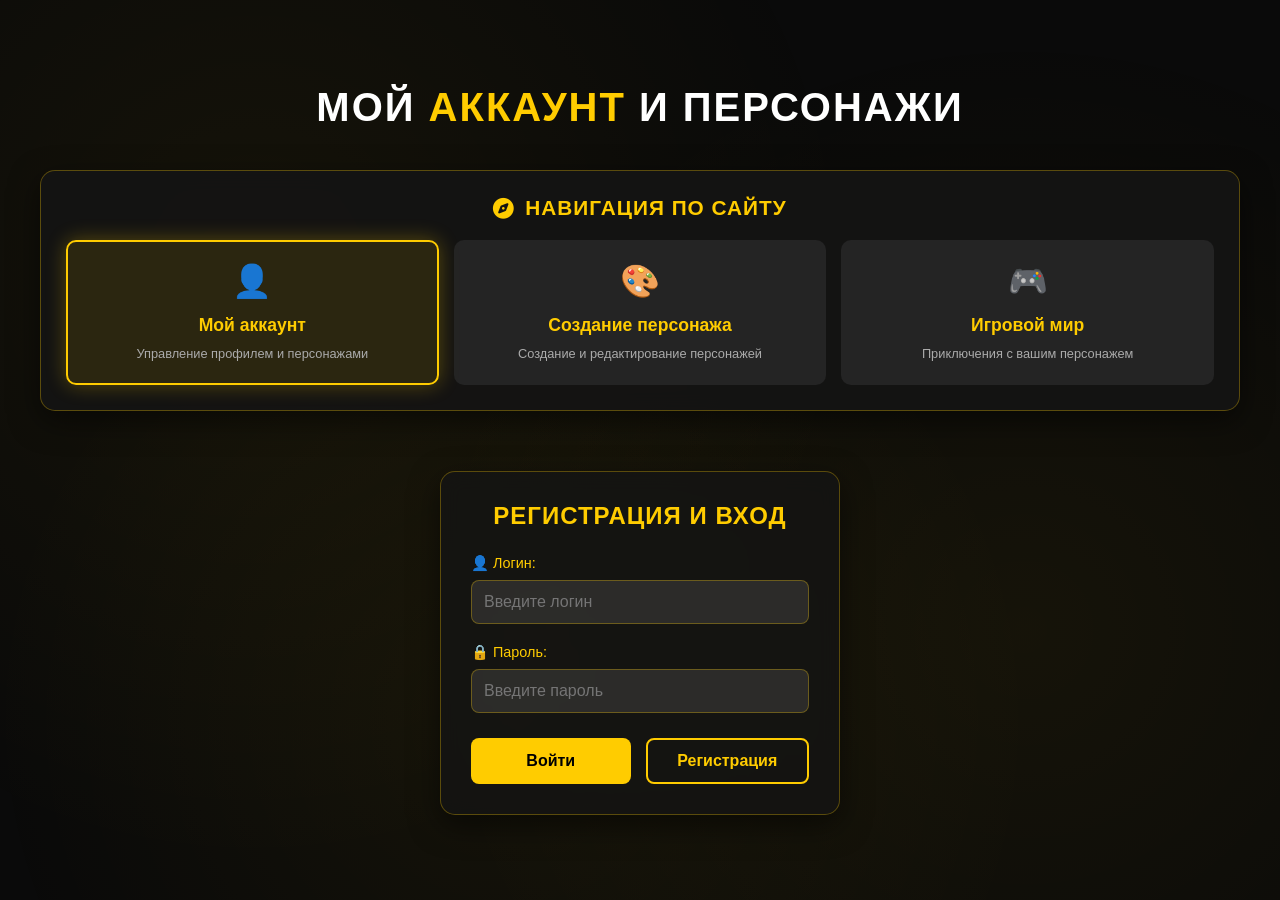
<file: index.html>
<!DOCTYPE html>
<html lang="ru">
<head>
    <meta charset="UTF-8">
    <meta name="viewport" content="width=device-width, initial-scale=1.0, maximum-scale=1.0, user-scalable=yes">
    <title>Персонаж - Мой аккаунт</title>
    
    <style>
        * {
            margin: 0;
            padding: 0;
            box-sizing: border-box;
        }
        
        body {
            background: #0a0a0a;
            margin: 0;
            min-height: 100vh;
            overflow-x: hidden;
            font-family: 'Arial', sans-serif;
            color: white;
            display: flex;
            align-items: center;
            justify-content: center;
            padding: 20px;
        }
        
        .container {
            position: relative;
            z-index: 2;
            width: 100%;
            max-width: 1200px;
            display: flex;
            flex-direction: column;
            align-items: center;
            gap: 40px;
        }
        
        .title {
            color: white;
            font-size: 2.5em;
            text-align: center;
            text-transform: uppercase;
            letter-spacing: 2px;
        }
        
        .title span {
            color: #ffcc00;
        }
        
        .content-wrapper {
            display: flex;
            flex-wrap: wrap;
            gap: 40px;
            width: 100%;
            justify-content: center;
        }
        
        /* Блок навигации между страницами */
        .navigation-panel {
            background: rgba(20, 20, 20, 0.9);
            border-radius: 15px;
            padding: 25px;
            width: 100%;
            max-width: 1200px;
            border: 1px solid rgba(255, 204, 0, 0.3);
            backdrop-filter: blur(10px);
            box-shadow: 0 10px 30px rgba(0, 0, 0, 0.5);
            margin-bottom: 20px;
        }
        
        .nav-title {
            color: #ffcc00;
            font-size: 1.3em;
            margin-bottom: 20px;
            text-align: center;
            text-transform: uppercase;
            letter-spacing: 1px;
            display: flex;
            align-items: center;
            justify-content: center;
            gap: 10px;
        }
        
        .nav-grid {
            display: grid;
            grid-template-columns: repeat(auto-fit, minmax(180px, 1fr));
            gap: 15px;
        }
        
        .nav-card {
            background: rgba(40, 40, 40, 0.8);
            border-radius: 10px;
            padding: 20px;
            text-align: center;
            cursor: pointer;
            transition: all 0.3s;
            border: 2px solid transparent;
            display: flex;
            flex-direction: column;
            align-items: center;
            gap: 10px;
            text-decoration: none;
            color: white;
        }
        
        .nav-card:hover {
            transform: translateY(-5px);
            border-color: #ffcc00;
            box-shadow: 0 10px 20px rgba(255, 204, 0, 0.2);
            background: rgba(50, 50, 50, 0.9);
        }
        
        .nav-card.active {
            border-color: #ffcc00;
            background: rgba(255, 204, 0, 0.1);
            box-shadow: 0 0 20px rgba(255, 204, 0, 0.3);
        }
        
        .nav-icon {
            font-size: 2em;
            margin-bottom: 5px;
        }
        
        .nav-card-title {
            font-size: 1.1em;
            font-weight: bold;
            color: #ffcc00;
        }
        
        .nav-card-desc {
            font-size: 0.8em;
            color: #aaa;
            line-height: 1.3;
        }
        
        .auth-box {
            background: rgba(20, 20, 20, 0.8);
            border-radius: 15px;
            padding: 30px;
            width: 100%;
            max-width: 400px;
            border: 1px solid rgba(255, 204, 0, 0.3);
            backdrop-filter: blur(10px);
            box-shadow: 0 10px 30px rgba(0, 0, 0, 0.5);
        }
        
        .auth-title {
            color: #ffcc00;
            font-size: 1.5em;
            margin-bottom: 25px;
            text-align: center;
            text-transform: uppercase;
            letter-spacing: 1px;
        }
        
        .form-group {
            margin-bottom: 20px;
        }
        
        .form-group label {
            display: block;
            margin-bottom: 8px;
            color: #ffcc00;
            font-size: 0.9em;
        }
        
        .form-group input {
            width: 100%;
            padding: 12px;
            background: rgba(255, 255, 255, 0.1);
            border: 1px solid rgba(255, 204, 0, 0.3);
            border-radius: 8px;
            color: white;
            font-size: 1em;
            transition: all 0.3s;
        }
        
        .form-group input:focus {
            outline: none;
            border-color: #ffcc00;
            box-shadow: 0 0 10px rgba(255, 204, 0, 0.2);
        }
        
        .auth-buttons {
            display: flex;
            gap: 15px;
            margin-top: 25px;
        }
        
        .auth-btn {
            flex: 1;
            padding: 12px;
            border: none;
            border-radius: 8px;
            font-size: 1em;
            font-weight: bold;
            cursor: pointer;
            transition: all 0.3s;
        }
        
        .login-btn {
            background: #ffcc00;
            color: black;
        }
        
        .register-btn {
            background: transparent;
            color: #ffcc00;
            border: 2px solid #ffcc00;
        }
        
        .auth-btn:hover {
            transform: translateY(-2px);
            box-shadow: 0 5px 15px rgba(255, 204, 0, 0.3);
        }
        
        .auth-btn:disabled {
            opacity: 0.5;
            cursor: not-allowed;
        }
        
        .user-panel {
            background: rgba(20, 20, 20, 0.8);
            border-radius: 15px;
            padding: 30px;
            width: 100%;
            max-width: 800px;
            border: 1px solid rgba(255, 204, 0, 0.3);
            backdrop-filter: blur(10px);
            display: none;
        }
        
        .user-panel.show {
            display: block;
            animation: fadeIn 0.5s;
        }
        
        @keyframes fadeIn {
            from { opacity: 0; transform: translateY(10px); }
            to { opacity: 1; transform: translateY(0); }
        }
        
        .user-info {
            text-align: center;
            margin-bottom: 25px;
        }
        
        .user-info h3 {
            color: #ffcc00;
            margin-bottom: 10px;
        }
        
        .admin-badge-inline {
            display: inline-block;
            background: rgba(255, 204, 0, 0.2);
            color: #ffcc00;
            padding: 5px 10px;
            border-radius: 5px;
            font-size: 0.8em;
            margin-top: 5px;
            border: 1px solid rgba(255, 204, 0, 0.3);
        }
        
        .assistant-badge-inline {
            display: inline-block;
            background: rgba(76, 175, 80, 0.2);
            color: #4CAF50;
            padding: 5px 10px;
            border-radius: 5px;
            font-size: 0.8em;
            margin-top: 5px;
            border: 1px solid rgba(76, 175, 80, 0.3);
        }
        
        .user-stats {
            display: flex;
            justify-content: space-around;
            margin-top: 15px;
            padding-top: 15px;
            border-top: 1px solid rgba(255, 255, 255, 0.1);
        }
        
        .stat-item {
            text-align: center;
        }
        
        .stat-value {
            font-size: 1.2em;
            font-weight: bold;
            color: #ffcc00;
        }
        
        .stat-label {
            font-size: 0.8em;
            color: #aaa;
        }
        
        /* Секция выбора персонажа */
        .character-section {
            margin-top: 30px;
            border-top: 1px solid rgba(255, 204, 0, 0.3);
            padding-top: 25px;
        }
        
        .section-title {
            color: #ffcc00;
            font-size: 1.2em;
            margin-bottom: 20px;
            text-align: center;
            display: flex;
            align-items: center;
            justify-content: center;
            gap: 10px;
        }
        
        .characters-grid {
            display: grid;
            grid-template-columns: repeat(auto-fill, minmax(250px, 1fr));
            gap: 20px;
            margin-top: 20px;
        }
        
        .character-card {
            background: rgba(30, 30, 30, 0.8);
            border-radius: 10px;
            padding: 20px;
            border: 2px solid rgba(255, 255, 255, 0.1);
            transition: all 0.3s;
            cursor: pointer;
            position: relative;
        }
        
        .character-card:hover {
            border-color: #ffcc00;
            transform: translateY(-5px);
            box-shadow: 0 10px 20px rgba(255, 204, 0, 0.2);
        }
        
        .character-card.selected {
            border-color: #ffcc00;
            background: rgba(255, 204, 0, 0.1);
            box-shadow: 0 0 20px rgba(255, 204, 0, 0.3);
        }
        
        .character-card.empty {
            display: flex;
            flex-direction: column;
            align-items: center;
            justify-content: center;
            min-height: 150px;
            color: #888;
            border: 2px dashed rgba(255, 255, 255, 0.2);
        }
        
        .character-card.empty:hover {
            border-color: #ffcc00;
            color: #ffcc00;
        }
        
        .empty-icon {
            font-size: 2em;
            margin-bottom: 10px;
            opacity: 0.5;
        }
        
        .character-preview {
            width: 80px;
            height: 100px;
            background: rgba(0, 0, 0, 0.5);
            margin: 0 auto 15px;
            border-radius: 8px;
            display: flex;
            align-items: center;
            justify-content: center;
            font-size: 2.5em;
            border: 2px solid rgba(255, 255, 255, 0.2);
        }
        
        .character-name {
            font-size: 1.1em;
            font-weight: bold;
            color: white;
            margin-bottom: 5px;
            text-align: center;
        }
        
        .character-details {
            font-size: 0.8em;
            color: #aaa;
            text-align: center;
            margin-bottom: 10px;
            line-height: 1.4;
        }
        
        .character-actions {
            display: flex;
            gap: 10px;
            justify-content: center;
            margin-top: 15px;
        }
        
        .character-action-btn {
            padding: 8px 15px;
            border: none;
            border-radius: 5px;
            font-size: 0.9em;
            cursor: pointer;
            transition: all 0.3s;
        }
        
        .use-btn {
            background: #ffcc00;
            color: black;
            font-weight: bold;
        }
        
        .edit-btn {
            background: rgba(52, 152, 219, 0.8);
            color: white;
        }
        
        .delete-btn {
            background: rgba(231, 76, 60, 0.8);
            color: white;
        }
        
        .character-action-btn:hover {
            transform: scale(1.05);
        }
        
        .selected-character-info {
            background: rgba(30, 30, 30, 0.8);
            border-radius: 10px;
            padding: 20px;
            margin-top: 20px;
            border: 2px solid #ffcc00;
            display: none;
        }
        
        .selected-character-info.show {
            display: block;
            animation: slideIn 0.5s;
        }
        
        @keyframes slideIn {
            from { opacity: 0; transform: translateY(-10px); }
            to { opacity: 1; transform: translateY(0); }
        }
        
        .selected-char-header {
            display: flex;
            justify-content: space-between;
            align-items: center;
            margin-bottom: 15px;
        }
        
        .selected-char-title {
            color: #ffcc00;
            font-size: 1.2em;
        }
        
        .selected-char-preview {
            display: flex;
            gap: 30px;
            align-items: center;
            margin-bottom: 20px;
        }
        
        .selected-char-visual {
            width: 120px;
            height: 150px;
            background: rgba(0, 0, 0, 0.5);
            border-radius: 10px;
            display: flex;
            align-items: center;
            justify-content: center;
            font-size: 3em;
            border: 3px solid rgba(255, 204, 0, 0.5);
        }
        
        .selected-char-stats {
            flex: 1;
        }
        
        .char-stat-row {
            display: flex;
            margin-bottom: 8px;
            padding-bottom: 8px;
            border-bottom: 1px solid rgba(255, 255, 255, 0.1);
        }
        
        .char-stat-name {
            width: 120px;
            color: #aaa;
        }
        
        .char-stat-value {
            color: white;
        }
        
        .action-buttons {
            display: flex;
            gap: 15px;
            margin-top: 25px;
        }
        
        .action-btn {
            flex: 1;
            padding: 15px;
            border: none;
            border-radius: 8px;
            font-size: 1em;
            font-weight: bold;
            cursor: pointer;
            transition: all 0.3s;
            text-align: center;
            text-decoration: none;
        }
        
        .play-btn {
            background: #ffcc00;
            color: black;
        }
        
        .edit-selected-btn {
            background: rgba(52, 152, 219, 0.8);
            color: white;
        }
        
        .new-character-btn {
            background: transparent;
            color: #ffcc00;
            border: 2px solid #ffcc00;
        }
        
        .action-btn:hover {
            transform: translateY(-3px);
            box-shadow: 0 5px 15px rgba(255, 204, 0, 0.3);
        }
        
        .logout-btn {
            display: block;
            width: 100%;
            background: rgba(255, 50, 50, 0.2);
            color: #ff6666;
            border: 2px solid #ff6666;
            padding: 12px;
            margin-top: 20px;
            border-radius: 8px;
            cursor: pointer;
            transition: all 0.3s;
        }
        
        .logout-btn:hover {
            background: rgba(255, 50, 50, 0.3);
        }
        
        /* Консоль администратора и ассистента */
        .admin-console {
            background: rgba(10, 10, 30, 0.9);
            border-radius: 15px;
            padding: 25px;
            margin-top: 30px;
            border: 2px solid rgba(255, 0, 0, 0.5);
            display: none;
        }
        
        .assistant-console {
            border: 2px solid rgba(76, 175, 80, 0.5);
        }
        
        .admin-console.show {
            display: block;
            animation: slideIn 0.5s;
        }
        
        .console-header {
            display: flex;
            justify-content: space-between;
            align-items: center;
            margin-bottom: 20px;
            padding-bottom: 15px;
            border-bottom: 2px solid rgba(255, 0, 0, 0.3);
        }
        
        .assistant-console .console-header {
            border-bottom: 2px solid rgba(76, 175, 80, 0.3);
        }
        
        .console-title {
            color: #ff3333;
            font-size: 1.3em;
            display: flex;
            align-items: center;
            gap: 10px;
        }
        
        .assistant-console .console-title {
            color: #4CAF50;
        }
        
        .console-title i {
            font-size: 1.2em;
        }
        
        .console-toggle {
            background: transparent;
            border: 1px solid #ff3333;
            color: #ff3333;
            padding: 5px 10px;
            border-radius: 5px;
            cursor: pointer;
            font-size: 0.9em;
        }
        
        .assistant-console .console-toggle {
            border: 1px solid #4CAF50;
            color: #4CAF50;
        }
        
        .console-toggle:hover {
            background: rgba(255, 0, 0, 0.1);
        }
        
        .assistant-console .console-toggle:hover {
            background: rgba(76, 175, 80, 0.1);
        }
        
        .console-controls {
            display: grid;
            grid-template-columns: repeat(auto-fit, minmax(200px, 1fr));
            gap: 15px;
            margin-bottom: 20px;
        }
        
        .console-btn {
            padding: 12px;
            border: none;
            border-radius: 8px;
            font-size: 0.9em;
            font-weight: bold;
            cursor: pointer;
            transition: all 0.3s;
            display: flex;
            align-items: center;
            justify-content: center;
            gap: 8px;
        }
        
        .console-btn.download {
            background: linear-gradient(135deg, #4CAF50, #2E7D32);
            color: white;
        }
        
        .console-btn.upload {
            background: linear-gradient(135deg, #2196F3, #0D47A1);
            color: white;
        }
        
        .console-btn.reset {
            background: linear-gradient(135deg, #ff9800, #EF6C00);
            color: white;
        }
        
        .console-btn.admin-panel {
            background: linear-gradient(135deg, #9C27B0, #673AB7);
            color: white;
        }
        
        .console-btn.delete-all {
            background: linear-gradient(135deg, #f44336, #C62828);
            color: white;
        }
        
        .console-btn:hover {
            transform: translateY(-3px);
            box-shadow: 0 5px 15px rgba(0, 0, 0, 0.3);
        }
        
        .console-info {
            background: rgba(0, 0, 0, 0.3);
            border-radius: 8px;
            padding: 15px;
            margin-top: 20px;
            font-family: 'Courier New', monospace;
            font-size: 0.9em;
            max-height: 200px;
            overflow-y: auto;
        }
        
        .console-info pre {
            margin: 0;
            white-space: pre-wrap;
            word-wrap: break-word;
            color: #00ff00;
        }
        
        .file-input-wrapper {
            position: relative;
            overflow: hidden;
            display: inline-block;
            width: 100%;
        }
        
        .file-input-wrapper input[type=file] {
            position: absolute;
            left: 0;
            top: 0;
            opacity: 0;
            width: 100%;
            height: 100%;
            cursor: pointer;
        }
        
        .console-stats {
            display: grid;
            grid-template-columns: repeat(auto-fit, minmax(150px, 1fr));
            gap: 10px;
            margin-top: 15px;
            padding-top: 15px;
            border-top: 1px solid rgba(255, 255, 255, 0.1);
        }
        
        .console-stat {
            text-align: center;
            padding: 10px;
            background: rgba(0, 0, 0, 0.2);
            border-radius: 5px;
        }
        
        .console-stat-value {
            font-size: 1.1em;
            font-weight: bold;
            color: #ffcc00;
        }
        
        .console-stat-label {
            font-size: 0.8em;
            color: #aaa;
            margin-top: 5px;
        }
        
        .message {
            padding: 15px;
            border-radius: 8px;
            margin-top: 20px;
            text-align: center;
            display: none;
        }
        
        .message.success {
            background: rgba(0, 255, 0, 0.1);
            border: 1px solid rgba(0, 255, 0, 0.3);
            color: #0f0;
            display: block;
        }
        
        .message.error {
            background: rgba(255, 0, 0, 0.1);
            border: 1px solid rgba(255, 0, 0, 0.3);
            color: #f00;
            display: block;
        }
        
        .message.info {
            background: rgba(0, 150, 255, 0.1);
            border: 1px solid rgba(0, 150, 255, 0.3);
            color: #00aaff;
            display: block;
        }
        
        .message.warning {
            background: rgba(255, 165, 0, 0.1);
            border: 1px solid rgba(255, 165, 0, 0.3);
            color: #ffaa00;
            display: block;
        }
        
        /* Debug панель для мобильных устройств */
        .debug-panel {
            background: rgba(0, 0, 0, 0.8);
            border: 2px solid #ffcc00;
            border-radius: 10px;
            padding: 15px;
            margin-top: 20px;
            font-size: 12px;
            font-family: monospace;
            display: none;
        }
        
        .debug-panel.show {
            display: block;
        }
        
        .debug-title {
            color: #ffcc00;
            font-weight: bold;
            margin-bottom: 10px;
            display: flex;
            justify-content: space-between;
        }
        
        .debug-content {
            color: #0f0;
            white-space: pre-wrap;
            word-break: break-all;
        }
        
        .debug-close {
            cursor: pointer;
            color: #ff6666;
        }
        
        /* Анимированный фон */
        .bg {
            position: fixed;
            top: 0;
            left: 0;
            width: 100%;
            height: 100%;
            z-index: 1;
            background: 
                radial-gradient(circle at 20% 30%, rgba(255, 204, 0, 0.05) 0%, transparent 50%),
                radial-gradient(circle at 80% 70%, rgba(255, 204, 0, 0.05) 0%, transparent 50%),
                radial-gradient(circle at 40% 80%, rgba(255, 204, 0, 0.05) 0%, transparent 50%);
            animation: pulse-bg 8s ease-in-out infinite alternate;
        }
        
        @keyframes pulse-bg {
            0% {
                opacity: 0.3;
            }
            100% {
                opacity: 0.7;
            }
        }
        
        @media (max-width: 768px) {
            .title {
                font-size: 2em;
            }
            
            .nav-grid {
                grid-template-columns: repeat(2, 1fr);
            }
            
            .characters-grid {
                grid-template-columns: 1fr;
            }
            
            .selected-char-preview {
                flex-direction: column;
                text-align: center;
            }
            
            .selected-char-stats {
                width: 100%;
            }
            
            .action-buttons {
                flex-direction: column;
            }
            
            .console-controls {
                grid-template-columns: 1fr;
            }
            
            .console-stats {
                grid-template-columns: repeat(2, 1fr);
            }
        }
        
        @media (max-width: 480px) {
            .nav-grid {
                grid-template-columns: 1fr;
            }
        }
    </style>
    <link rel="stylesheet" href="https://cdnjs.cloudflare.com/ajax/libs/font-awesome/6.4.0/css/all.min.css">
</head>
<body>
    <div class="bg"></div>
    
    <div class="container">
        <h1 class="title">Мой <span>аккаунт</span> и персонажи</h1>
        
        <!-- Блок навигации между страницами -->
        <div class="navigation-panel">
            <h3 class="nav-title">
                <i class="fas fa-compass"></i> Навигация по сайту
            </h3>
            
            <div id="navGrid" class="nav-grid">
                <!-- Навигация будет динамически генерироваться -->
            </div>
        </div>
        
        <div class="content-wrapper">
            <div id="authForm" class="auth-box">
                <h2 class="auth-title">Регистрация и вход</h2>
                
                <div class="form-group">
                    <label for="username">👤 Логин:</label>
                    <input type="text" id="username" placeholder="Введите логин" autocomplete="username">
                </div>
                
                <div class="form-group">
                    <label for="password">🔒 Пароль:</label>
                    <input type="password" id="password" placeholder="Введите пароль" autocomplete="current-password">
                </div>
                
                <div id="message" class="message"></div>
                
                <div class="auth-buttons">
                    <button class="auth-btn login-btn" onclick="login()">
                        Войти
                    </button>
                    <button class="auth-btn register-btn" onclick="register()">
                        Регистрация
                    </button>
                </div>
            </div>
            
            <div id="userPanel" class="user-panel">
                <div class="user-info">
                    <h3>Добро пожаловать!</h3>
                    <p>Вы вошли как: <strong id="currentUser">Пользователь</strong></p>
                    <div id="adminBadge" class="admin-badge-inline" style="display: none;">👑 Администратор</div>
                    <div id="assistantBadge" class="assistant-badge-inline" style="display: none;">🛠️ Ассистент</div>
                    
                    <div class="user-stats">
                        <div class="stat-item">
                            <div class="stat-value" id="userId">0</div>
                            <div class="stat-label">ID</div>
                        </div>
                        <div class="stat-item">
                            <div class="stat-value" id="charCount">0</div>
                            <div class="stat-label">Персонажей</div>
                        </div>
                        <div class="stat-item">
                            <div class="stat-value" id="createdDate">-</div>
                            <div class="stat-label">Аккаунт создан</div>
                        </div>
                    </div>
                </div>
                
                <!-- Секция выбора персонажа -->
                <div class="character-section">
                    <h3 class="section-title">
                        <span>👤</span> Мои персонажи
                    </h3>
                    
                    <div id="charactersList" class="characters-grid">
                        <!-- Персонажи будут загружены здесь -->
                    </div>
                    
                    <div id="selectedCharacterInfo" class="selected-character-info">
                        <div class="selected-char-header">
                            <div class="selected-char-title">Выбранный персонаж</div>
                            <button class="character-action-btn delete-btn" onclick="deselectCharacter()">
                                ✕ Отменить выбор
                            </button>
                        </div>
                        
                        <div class="selected-char-preview">
                            <div id="selectedCharVisual" class="selected-char-visual">
                                👤
                            </div>
                            <div class="selected-char-stats">
                                <div class="char-stat-row">
                                    <div class="char-stat-name">Имя:</div>
                                    <div class="char-stat-value" id="selectedCharName">-</div>
                                </div>
                                <div class="char-stat-row">
                                    <div class="char-stat-name">Класс:</div>
                                    <div class="char-stat-value" id="selectedCharClass">-</div>
                                </div>
                                <div class="char-stat-row">
                                    <div class="char-stat-name">Создан:</div>
                                    <div class="char-stat-value" id="selectedCharCreated">-</div>
                                </div>
                            </div>
                        </div>
                        
                        <div class="action-buttons">
                            <button class="action-btn play-btn" onclick="playWithSelectedCharacter()">
                                🎮 Играть с этим персонажем
                            </button>
                            <button class="action-btn new-character-btn" onclick="createNewCharacter()">
                                ➕ Создать нового персонажа
                            </button>
                        </div>
                    </div>
                </div>
                
                <!-- Консоль администратора/ассистента -->
                <div id="adminConsole" class="admin-console">
                    <div class="console-header">
                        <div class="console-title">
                            <i class="fas fa-terminal"></i> <span id="consoleTitle">Консоль администратора</span>
                        </div>
                        <button class="console-toggle" onclick="toggleConsole()">
                            <i class="fas fa-chevron-up"></i> Свернуть
                        </button>
                    </div>
                    
                    <div class="console-controls">
                        <button class="console-btn download" onclick="downloadDatabase()">
                            <i class="fas fa-download"></i> Скачать базу данных
                        </button>
                        
                        <div class="file-input-wrapper">
                            <button class="console-btn upload">
                                <i class="fas fa-upload"></i> Загрузить базу данных
                            </button>
                            <input type="file" id="databaseUpload" accept=".json" onchange="uploadDatabase(event)">
                        </div>
                        
                        <button class="console-btn reset" onclick="resetDatabase()">
                            <i class="fas fa-undo"></i> Сбросить базу данных
                        </button>
                        
                        <button class="console-btn delete-all" onclick="deleteAllUsers()">
                            <i class="fas fa-trash"></i> Удалить всех пользователей
                        </button>
                    </div>
                    
                    <div class="console-stats">
                        <div class="console-stat">
                            <div class="console-stat-value" id="consoleUserCount">0</div>
                            <div class="console-stat-label">Пользователей</div>
                        </div>
                        <div class="console-stat">
                            <div class="console-stat-value" id="consoleCharCount">0</div>
                            <div class="console-stat-label">Персонажей</div>
                        </div>
                        <div class="console-stat">
                            <div class="console-stat-value" id="consoleDbSize">0 KB</div>
                            <div class="console-stat-label">Размер базы</div>
                        </div>
                        <div class="console-stat">
                            <div class="console-stat-value" id="consoleLastBackup">-</div>
                            <div class="console-stat-label">Последний бэкап</div>
                        </div>
                    </div>
                    
                    <div class="console-info">
                        <pre id="consoleOutput">Консоль готова к работе. Выберите действие.</pre>
                    </div>
                </div>
                
                <div class="action-buttons" style="margin-top: 20px;">
                    <button id="adminConsoleBtn" class="action-btn" onclick="showAdminConsole()" style="background: rgba(255, 0, 0, 0.2); color: #ff3333; border: 2px solid #ff3333; display: none;">
                        <i class="fas fa-terminal"></i> <span id="consoleBtnText">Админ консоль</span>
                    </button>
                </div>
                
                <button class="logout-btn" onclick="logout()">
                    ← Выйти из аккаунта
                </button>
            </div>
        </div>
    </div>
    
    <!-- Debug панель для мобильных устройств (скрыта по умолчанию) -->
    <div id="debugPanel" class="debug-panel">
        <div class="debug-title">
            <span>🔧 Отладка</span>
            <span class="debug-close" onclick="hideDebugPanel()">✕</span>
        </div>
        <div id="debugContent" class="debug-content"></div>
    </div>

    <script>
        // ===== УЛУЧШЕННАЯ СИСТЕМА БАЗЫ ДАННЫХ С ПОДДЕРЖКОЙ МОБИЛЬНЫХ УСТРОЙСТВ =====
        
        class UserDatabase {
            constructor() {
                this.dbName = 'character_creator_db';
                this.storageAvailable = this.checkStorageAvailability();
                this.init();
            }
            
            // Проверка доступности localStorage
            checkStorageAvailability() {
                try {
                    const test = '__storage_test__';
                    localStorage.setItem(test, test);
                    localStorage.removeItem(test);
                    return true;
                } catch (e) {
                    console.error('localStorage недоступен:', e);
                    return false;
                }
            }
            
            // Показать ошибку хранилища
            showStorageError() {
                const errorMessage = 'Хранилище недоступно. Проверьте: \n' +
                                    '1. Не включён ли режим инкогнито\n' +
                                    '2. Разрешены ли файлы cookie\n' +
                                    '3. Достаточно ли места в хранилище';
                
                const messageEl = document.getElementById('message');
                if (messageEl) {
                    messageEl.textContent = '❌ ' + errorMessage;
                    messageEl.className = 'message error';
                }
                
                return errorMessage;
            }
            
            // Инициализация базы данных с проверкой
            init() {
                if (!this.storageAvailable) {
                    this.showStorageError();
                    return;
                }
                
                try {
                    if (!localStorage.getItem(this.dbName)) {
                        const initialData = {
                            users: [
                                {
                                    id: 1,
                                    username: 'admin',
                                    password: 'admin123',
                                    created: new Date().toISOString(),
                                    lastLogin: new Date().toISOString(),
                                    loginCount: 1,
                                    isAdmin: true,
                                    isAssistant: false
                                }
                            ],
                            nextId: 2,
                            characters: [
                                {
                                    id: 1,
                                    userId: 1,
                                    name: "Герой Админ",
                                    class: "Воин",
                                    avatar: "👨",
                                    created: new Date().toISOString(),
                                }
                            ],
                            nextCharId: 2
                        };
                        localStorage.setItem(this.dbName, JSON.stringify(initialData));
                    }
                    
                    // Тест мобильного хранилища
                    this.testMobileStorage();
                    
                } catch (error) {
                    console.error('Ошибка инициализации БД:', error);
                    this.showStorageError();
                }
            }
            
            // Тест для мобильных устройств
            testMobileStorage() {
                try {
                    const mobileTest = 'mobile_test_' + Date.now();
                    const testValue = 'test_value';
                    localStorage.setItem(mobileTest, testValue);
                    const retrieved = localStorage.getItem(mobileTest);
                    localStorage.removeItem(mobileTest);
                    
                    if (retrieved !== testValue) {
                        console.warn('⚠️ Мобильное хранилище работает некорректно');
                        this.showDebugInfo('Мобильное хранилище: проблемы с записью/чтением');
                    } else {
                        console.log('✅ Мобильное хранилище работает нормально');
                    }
                } catch (e) {
                    console.error('❌ Ошибка теста мобильного хранилища:', e);
                }
            }
            
            // Показать отладочную информацию
            showDebugInfo(message) {
                const debugPanel = document.getElementById('debugPanel');
                const debugContent = document.getElementById('debugContent');
                
                if (debugPanel && debugContent) {
                    const timestamp = new Date().toLocaleTimeString();
                    debugContent.innerHTML = `[${timestamp}] ${message}<br>` + debugContent.innerHTML;
                    debugPanel.classList.add('show');
                }
            }
            
            // Получить базу данных с обработкой ошибок
            getDatabase() {
                if (!this.storageAvailable) {
                    return { users: [], characters: [], nextId: 1, nextCharId: 1 };
                }
                
                try {
                    const data = localStorage.getItem(this.dbName);
                    if (!data) {
                        return { users: [], characters: [], nextId: 1, nextCharId: 1 };
                    }
                    return JSON.parse(data);
                } catch (error) {
                    console.error('Ошибка чтения БД:', error);
                    this.showDebugInfo('Ошибка чтения БД: ' + error.message);
                    return { users: [], characters: [], nextId: 1, nextCharId: 1 };
                }
            }
            
            // Сохранить базу данных с проверкой
            saveDatabase(db) {
                if (!this.storageAvailable) {
                    this.showStorageError();
                    return false;
                }
                
                try {
                    const jsonData = JSON.stringify(db);
                    
                    // Проверка размера данных
                    if (jsonData.length > 5000000) { // 5MB лимит
                        throw new Error('Слишком большой объем данных');
                    }
                    
                    localStorage.setItem(this.dbName, jsonData);
                    
                    // Проверка сохранения
                    const saved = localStorage.getItem(this.dbName);
                    if (!saved) {
                        throw new Error('Данные не сохранились');
                    }
                    
                    return true;
                } catch (error) {
                    console.error('Ошибка сохранения БД:', error);
                    this.showDebugInfo('Ошибка сохранения БД: ' + error.message);
                    
                    // Показываем пользователю понятную ошибку
                    const messageEl = document.getElementById('message');
                    if (messageEl) {
                        messageEl.textContent = '❌ Ошибка сохранения. Возможно, недостаточно места.';
                        messageEl.className = 'message error';
                    }
                    
                    return false;
                }
            }
            
            // ===== ПОЛЬЗОВАТЕЛИ =====
            
            // Регистрация пользователя с улучшенной обработкой
            registerUser(username, password) {
                if (!this.storageAvailable) {
                    return { 
                        success: false, 
                        message: this.showStorageError() 
                    };
                }
                
                try {
                    const db = this.getDatabase();
                    
                    // Проверка на существующего пользователя
                    const existingUser = db.users.find(user => user.username.toLowerCase() === username.toLowerCase());
                    if (existingUser) {
                        return { success: false, message: 'Пользователь уже существует' };
                    }
                    
                    const newUser = {
                        id: db.nextId++,
                        username: username,
                        password: password,
                        created: new Date().toISOString(),
                        lastLogin: new Date().toISOString(),
                        loginCount: 1,
                        isAdmin: false,
                        isAssistant: false
                    };
                    
                    db.users.push(newUser);
                    
                    // Убеждаемся, что массив characters существует
                    if (!db.characters) {
                        db.characters = [];
                    }
                    
                    const saved = this.saveDatabase(db);
                    
                    if (!saved) {
                        return { success: false, message: 'Ошибка сохранения на устройстве' };
                    }
                    
                    // Проверяем, действительно ли пользователь сохранился
                    const verifyDb = this.getDatabase();
                    const savedUser = verifyDb.users.find(u => u.id === newUser.id);
                    
                    if (!savedUser) {
                        this.showDebugInfo('Пользователь не найден после сохранения');
                        return { success: false, message: 'Ошибка верификации сохранения' };
                    }
                    
                    this.showDebugInfo(`✅ Пользователь ${username} успешно зарегистрирован (ID: ${newUser.id})`);
                    
                    return { 
                        success: true, 
                        message: 'Регистрация успешна!',
                        user: { 
                            id: newUser.id, 
                            username: newUser.username,
                            created: newUser.created,
                            loginCount: newUser.loginCount,
                            isAdmin: false,
                            isAssistant: false
                        }
                    };
                    
                } catch (error) {
                    console.error('Ошибка регистрации:', error);
                    this.showDebugInfo('Ошибка регистрации: ' + error.message);
                    return { 
                        success: false, 
                        message: 'Ошибка при регистрации: ' + error.message 
                    };
                }
            }
            
            // Авторизация пользователя
            loginUser(username, password) {
                if (!this.storageAvailable) {
                    return { 
                        success: false, 
                        message: this.showStorageError() 
                    };
                }
                
                try {
                    const db = this.getDatabase();
                    const user = db.users.find(u => u.username === username && u.password === password);
                    
                    if (user) {
                        user.lastLogin = new Date().toISOString();
                        user.loginCount = (user.loginCount || 0) + 1;
                        this.saveDatabase(db);
                        
                        this.showDebugInfo(`✅ Пользователь ${username} вошел в систему`);
                        
                        return { 
                            success: true, 
                            user: { 
                                id: user.id, 
                                username: user.username,
                                created: user.created,
                                loginCount: user.loginCount,
                                isAdmin: user.isAdmin || false,
                                isAssistant: user.isAssistant || false
                            }
                        };
                    } else {
                        this.showDebugInfo(`❌ Неудачная попытка входа для ${username}`);
                        return { 
                            success: false, 
                            message: 'Неверный логин или пароль' 
                        };
                    }
                } catch (error) {
                    console.error('Ошибка входа:', error);
                    return { 
                        success: false, 
                        message: 'Ошибка при входе' 
                    };
                }
            }
            
            // Получить пользователя по ID
            getUserById(userId) {
                if (!this.storageAvailable) {
                    return { success: false, message: 'Хранилище недоступно' };
                }
                
                try {
                    const db = this.getDatabase();
                    const user = db.users.find(u => u.id === userId);
                    
                    if (user) {
                        return { 
                            success: true, 
                            user: { 
                                id: user.id, 
                                username: user.username,
                                created: user.created,
                                loginCount: user.loginCount || 1,
                                isAdmin: user.isAdmin || false,
                                isAssistant: user.isAssistant || false
                            }
                        };
                    } else {
                        return { 
                            success: false, 
                            message: 'Пользователь не найден' 
                        };
                    }
                } catch (error) {
                    console.error('Ошибка получения пользователя:', error);
                    return { success: false, message: 'Ошибка получения пользователя' };
                }
            }
            
            // ===== ПЕРСОНАЖИ =====
            
            // Получить всех персонажей пользователя
            getUserCharacters(userId) {
                if (!this.storageAvailable) return [];
                
                try {
                    const db = this.getDatabase();
                    const characters = db.characters?.filter(char => char.userId === userId) || [];
                    return characters.sort((a, b) => new Date(b.created) - new Date(a.created));
                } catch (error) {
                    console.error('Ошибка получения персонажей:', error);
                    return [];
                }
            }
            
            // Получить количество персонажей пользователя
            getUserCharacterCount(userId) {
                const characters = this.getUserCharacters(userId);
                return characters.length;
            }
            
            // Получить персонажа по ID
            getCharacterById(charId) {
                if (!this.storageAvailable) {
                    return { success: false, message: 'Хранилище недоступно' };
                }
                
                try {
                    const db = this.getDatabase();
                    const character = db.characters?.find(char => char.id === charId);
                    
                    if (character) {
                        return { success: true, character: character };
                    } else {
                        return { success: false, message: 'Персонаж не найден' };
                    }
                } catch (error) {
                    console.error('Ошибка получения персонажа:', error);
                    return { success: false, message: 'Ошибка получения персонажа' };
                }
            }
            
            // Создать нового персонажа
            createCharacter(userId, characterData) {
                if (!this.storageAvailable) {
                    return { success: false, message: 'Хранилище недоступно' };
                }
                
                try {
                    const db = this.getDatabase();
                    
                    const newCharId = db.nextCharId++;
                    
                    const newCharacter = {
                        id: newCharId,
                        userId: userId,
                        name: characterData.name,
                        class: characterData.class,
                        avatar: characterData.avatar || '👤',
                        created: new Date().toISOString(),
                    };
                    
                    if (!db.characters) db.characters = [];
                    db.characters.push(newCharacter);
                    
                    if (this.saveDatabase(db)) {
                        return { 
                            success: true, 
                            message: 'Персонаж создан!',
                            character: newCharacter 
                        };
                    } else {
                        return { success: false, message: 'Ошибка сохранения персонажа' };
                    }
                } catch (error) {
                    console.error('Ошибка создания персонажа:', error);
                    return { success: false, message: 'Ошибка создания персонажа' };
                }
            }
            
            // Удалить персонажа
            deleteCharacter(charId) {
                if (!this.storageAvailable) {
                    return { success: false, message: 'Хранилище недоступно' };
                }
                
                try {
                    const db = this.getDatabase();
                    const charIndex = db.characters?.findIndex(char => char.id === charId);
                    
                    if (charIndex === -1 || charIndex === undefined) {
                        return { success: false, message: 'Персонаж не найден' };
                    }
                    
                    const deletedChar = db.characters[charIndex];
                    db.characters.splice(charIndex, 1);
                    
                    if (this.saveDatabase(db)) {
                        return { 
                            success: true, 
                            message: 'Персонаж удален!',
                            character: deletedChar
                        };
                    } else {
                        return { success: false, message: 'Ошибка сохранения после удаления' };
                    }
                } catch (error) {
                    console.error('Ошибка удаления персонажа:', error);
                    return { success: false, message: 'Ошибка удаления персонажа' };
                }
            }
            
            // Получить выбранного персонажа пользователя
            getUserSelectedCharacter(userId) {
                if (!this.storageAvailable) {
                    return { success: false, message: 'Хранилище недоступно' };
                }
                
                try {
                    const selectedCharId = localStorage.getItem(`selected_char_${userId}`);
                    if (selectedCharId) {
                        return this.getCharacterById(parseInt(selectedCharId));
                    }
                    return { success: false, message: 'Персонаж не выбран' };
                } catch (error) {
                    console.error('Ошибка получения выбранного персонажа:', error);
                    return { success: false, message: 'Ошибка получения выбранного персонажа' };
                }
            }
            
            // Установить выбранного персонажа
            setUserSelectedCharacter(userId, charId) {
                if (!this.storageAvailable) {
                    return { success: false, message: 'Хранилище недоступно' };
                }
                
                try {
                    localStorage.setItem(`selected_char_${userId}`, charId);
                    return { success: true };
                } catch (error) {
                    console.error('Ошибка установки выбранного персонажа:', error);
                    return { success: false, message: 'Ошибка установки выбранного персонажа' };
                }
            }
            
            // Очистить выбранного персонажа
            clearUserSelectedCharacter(userId) {
                if (!this.storageAvailable) {
                    return { success: false, message: 'Хранилище недоступно' };
                }
                
                try {
                    localStorage.removeItem(`selected_char_${userId}`);
                    return { success: true };
                } catch (error) {
                    console.error('Ошибка очистки выбранного персонажа:', error);
                    return { success: false, message: 'Ошибка очистки выбранного персонажа' };
                }
            }
            
            // ===== АДМИНИСТРАТИВНЫЕ ФУНКЦИИ =====
            
            // Получить статистику базы данных
            getDatabaseStats() {
                if (!this.storageAvailable) {
                    return {
                        users: 0,
                        characters: 0,
                        dbSize: '0 KB',
                        lastBackup: 'Недоступно'
                    };
                }
                
                try {
                    const db = this.getDatabase();
                    const dbSize = JSON.stringify(db).length;
                    
                    return {
                        users: db.users.length,
                        characters: db.characters.length,
                        dbSize: (dbSize / 1024).toFixed(2) + ' KB',
                        lastBackup: localStorage.getItem('last_backup_time') || 'Никогда'
                    };
                } catch (error) {
                    console.error('Ошибка получения статистики:', error);
                    return {
                        users: 0,
                        characters: 0,
                        dbSize: '0 KB',
                        lastBackup: 'Ошибка'
                    };
                }
            }
            
            // Экспорт базы данных в JSON
            exportDatabase() {
                const db = this.getDatabase();
                return JSON.stringify(db, null, 2);
            }
            
            // Импорт базы данных из JSON
            importDatabase(jsonData) {
                if (!this.storageAvailable) {
                    return { success: false, message: 'Хранилище недоступно' };
                }
                
                try {
                    const newDb = JSON.parse(jsonData);
                    
                    if (!newDb.users || !newDb.characters || newDb.nextId === undefined || newDb.nextCharId === undefined) {
                        return { success: false, message: 'Неверный формат базы данных' };
                    }
                    
                    if (this.saveDatabase(newDb)) {
                        localStorage.setItem('last_backup_time', new Date().toISOString());
                        
                        return { 
                            success: true, 
                            message: 'База данных успешно загружена!',
                            stats: {
                                users: newDb.users.length,
                                characters: newDb.characters.length
                            }
                        };
                    } else {
                        return { success: false, message: 'Ошибка сохранения базы данных' };
                    }
                } catch (error) {
                    return { 
                        success: false, 
                        message: 'Ошибка при загрузке файла: ' + error.message 
                    };
                }
            }
            
            // Сброс базы данных к начальному состоянию
            resetDatabase() {
                if (!this.storageAvailable) {
                    return { success: false, message: 'Хранилище недоступно' };
                }
                
                try {
                    localStorage.removeItem(this.dbName);
                    this.init();
                    
                    const keysToRemove = [];
                    for (let i = 0; i < localStorage.length; i++) {
                        const key = localStorage.key(i);
                        if (key && (key.startsWith('selected_char_') || 
                            key === 'currentUser' || 
                            key === 'activeCharacter' ||
                            key === 'newlyCreatedCharacter')) {
                            keysToRemove.push(key);
                        }
                    }
                    
                    keysToRemove.forEach(key => localStorage.removeItem(key));
                    
                    return { 
                        success: true, 
                        message: 'База данных сброшена к начальному состоянию!' 
                    };
                } catch (error) {
                    console.error('Ошибка сброса БД:', error);
                    return { success: false, message: 'Ошибка сброса базы данных' };
                }
            }
            
            // Удалить всех пользователей (кроме администратора)
            deleteAllUsers() {
                if (!this.storageAvailable) {
                    return { success: false, message: 'Хранилище недоступно' };
                }
                
                try {
                    const db = this.getDatabase();
                    
                    const adminUsers = db.users.filter(u => u.username === 'admin' || u.isAdmin || u.isAssistant);
                    
                    db.users = adminUsers;
                    db.nextId = adminUsers.length > 0 ? Math.max(...adminUsers.map(u => u.id), 2) + 1 : 2;
                    db.characters = db.characters.filter(char => adminUsers.some(u => u.id === char.userId));
                    db.nextCharId = db.characters.length > 0 ? Math.max(...db.characters.map(c => c.id)) + 1 : 1;
                    
                    if (this.saveDatabase(db)) {
                        const keysToRemove = [];
                        for (let i = 0; i < localStorage.length; i++) {
                            const key = localStorage.key(i);
                            if (key && key.startsWith('selected_char_')) {
                                const userId = parseInt(key.replace('selected_char_', ''));
                                if (!adminUsers.some(u => u.id === userId)) {
                                    keysToRemove.push(key);
                                }
                            }
                        }
                        
                        keysToRemove.forEach(key => localStorage.removeItem(key));
                        
                        return { 
                            success: true, 
                            message: 'Все пользователи удалены (кроме администраторов и ассистентов)!',
                            stats: {
                                users: db.users.length,
                                characters: db.characters.length
                            }
                        };
                    } else {
                        return { success: false, message: 'Ошибка сохранения после удаления' };
                    }
                } catch (error) {
                    console.error('Ошибка удаления пользователей:', error);
                    return { success: false, message: 'Ошибка удаления пользователей' };
                }
            }
            
            // Создать резервную копию
            createBackup() {
                if (!this.storageAvailable) {
                    return { success: false, message: 'Хранилище недоступно' };
                }
                
                try {
                    const db = this.getDatabase();
                    const timestamp = new Date().toISOString().replace(/[:.]/g, '-');
                    const backupKey = `backup_${timestamp}`;
                    
                    localStorage.setItem(backupKey, JSON.stringify(db));
                    
                    // Ограничиваем количество бэкапов до 5
                    const backups = [];
                    for (let i = 0; i < localStorage.length; i++) {
                        const key = localStorage.key(i);
                        if (key && key.startsWith('backup_')) {
                            backups.push(key);
                        }
                    }
                    
                    if (backups.length > 5) {
                        backups.sort();
                        for (let i = 0; i < backups.length - 5; i++) {
                            localStorage.removeItem(backups[i]);
                        }
                    }
                    
                    return { 
                        success: true, 
                        message: 'Резервная копия создана!',
                        backupKey: backupKey
                    };
                } catch (error) {
                    console.error('Ошибка создания бэкапа:', error);
                    return { success: false, message: 'Ошибка создания резервной копии' };
                }
            }
        }
        
        // ===== ФУНКЦИИ ОТЛАДКИ =====
        
        function debugMobileStorage() {
            const debugInfo = {
                timestamp: new Date().toISOString(),
                userAgent: navigator.userAgent,
                platform: navigator.platform,
                localStorage: {
                    available: false,
                    length: 0,
                    quota: 'unknown'
                },
                cookies: {
                    enabled: navigator.cookieEnabled
                },
                screen: {
                    width: window.screen.width,
                    height: window.screen.height,
                    availWidth: window.screen.availWidth,
                    availHeight: window.screen.availHeight
                },
                connection: navigator.connection ? {
                    type: navigator.connection.effectiveType,
                    downlink: navigator.connection.downlink
                } : 'unknown'
            };
            
            try {
                localStorage.setItem('debug_test', 'test');
                localStorage.getItem('debug_test');
                localStorage.removeItem('debug_test');
                debugInfo.localStorage.available = true;
                debugInfo.localStorage.length = localStorage.length;
                
                // Примерная оценка квоты
                let totalSize = 0;
                for (let i = 0; i < localStorage.length; i++) {
                    const key = localStorage.key(i);
                    if (key) {
                        const value = localStorage.getItem(key);
                        totalSize += (key.length + (value ? value.length : 0)) * 2; // примерный размер в байтах
                    }
                }
                debugInfo.localStorage.quota = (totalSize / 1024).toFixed(2) + ' KB used';
                
            } catch (e) {
                debugInfo.localStorage.error = e.toString();
            }
            
            console.log('📱 Mobile Debug Info:', debugInfo);
            
            // Показываем информацию в debug панели
            const debugPanel = document.getElementById('debugPanel');
            const debugContent = document.getElementById('debugContent');
            
            if (debugPanel && debugContent) {
                debugContent.innerHTML = JSON.stringify(debugInfo, null, 2);
                debugPanel.classList.add('show');
            }
            
            // Показываем краткую информацию в основном сообщении
            const messageEl = document.getElementById('message');
            if (messageEl) {
                const storageStatus = debugInfo.localStorage.available ? '✅' : '❌';
                const cookieStatus = debugInfo.cookies.enabled ? '✅' : '❌';
                messageEl.textContent = `📱 Отладка: Storage ${storageStatus}, Cookies ${cookieStatus}`;
                messageEl.className = 'message info';
                
                setTimeout(() => {
                    messageEl.className = 'message';
                }, 5000);
            }
            
            return debugInfo;
        }
        
        function hideDebugPanel() {
            document.getElementById('debugPanel').classList.remove('show');
        }
        
        // ===== УПРАВЛЕНИЕ ИНТЕРФЕЙСОМ =====
        
        const db = new UserDatabase();
        let currentUser = null;
        let selectedCharacter = null;
        let isConsoleVisible = false;
        
        function showMessage(text, type) {
            const messageEl = document.getElementById('message');
            messageEl.textContent = text;
            messageEl.className = `message ${type}`;
            
            setTimeout(() => {
                messageEl.className = 'message';
            }, 5000);
        }
        
        function showConsoleMessage(text, type = 'info') {
            const consoleEl = document.getElementById('consoleOutput');
            const timestamp = new Date().toLocaleTimeString();
            let color = '#00ff00';
            
            switch(type) {
                case 'error': color = '#ff3333'; break;
                case 'warning': color = '#ff9900'; break;
                case 'info': color = '#00aaff'; break;
                case 'success': color = '#00ff00'; break;
            }
            
            consoleEl.innerHTML = `<span style="color: #888">[${timestamp}]</span> <span style="color: ${color}">${text}</span>\n` + consoleEl.innerHTML;
        }
        
        function updateNavigationPanel(isAdminOrAssistant = false) {
            const navGrid = document.getElementById('navGrid');
            
            const navItems = [
                {
                    href: '#',
                    icon: '👤',
                    title: 'Мой аккаунт',
                    desc: 'Управление профилем и персонажами',
                    isActive: true,
                    isAdminOnly: false
                },
                {
                    href: '#',
                    icon: '🎨',
                    title: 'Создание персонажа',
                    desc: 'Создание и редактирование персонажей',
                    isActive: false,
                    isAdminOnly: false
                },
                {
                    href: '#',
                    icon: '🎮',
                    title: 'Игровой мир',
                    desc: 'Приключения с вашим персонажем',
                    isActive: false,
                    isAdminOnly: false
                }
            ];
            
            navGrid.innerHTML = '';
            
            navItems.forEach(item => {
                const navCard = document.createElement('a');
                navCard.href = item.href;
                navCard.className = `nav-card ${item.isActive ? 'active' : ''}`;
                
                navCard.innerHTML = `
                    <div class="nav-icon">${item.icon}</div>
                    <div class="nav-card-title">${item.title}</div>
                    <div class="nav-card-desc">${item.desc}</div>
                `;
                
                // Для мобильных устройств добавляем обработчик касания
                navCard.addEventListener('touchstart', function(e) {
                    e.preventDefault();
                    this.style.transform = 'scale(0.95)';
                });
                
                navCard.addEventListener('touchend', function(e) {
                    e.preventDefault();
                    this.style.transform = '';
                    showMessage('Функция в разработке', 'info');
                });
                
                navCard.addEventListener('click', function(e) {
                    e.preventDefault();
                    showMessage('Функция в разработке', 'info');
                });
                
                navGrid.appendChild(navCard);
            });
        }
        
        function showUserPanel(user) {
            currentUser = user;
            
            document.getElementById('currentUser').textContent = user.username;
            document.getElementById('userId').textContent = user.id;
            
            const charCount = db.getUserCharacterCount(user.id);
            document.getElementById('charCount').textContent = charCount;
            
            const createdDate = new Date(user.created);
            document.getElementById('createdDate').textContent = createdDate.toLocaleDateString();
            
            const adminBadge = document.getElementById('adminBadge');
            const assistantBadge = document.getElementById('assistantBadge');
            const adminConsoleBtn = document.getElementById('adminConsoleBtn');
            const consoleTitle = document.getElementById('consoleTitle');
            const consoleBtnText = document.getElementById('consoleBtnText');
            const consoleEl = document.getElementById('adminConsole');
            
            if (user.isAdmin) {
                adminBadge.style.display = 'inline-block';
                assistantBadge.style.display = 'none';
                adminConsoleBtn.style.display = 'block';
                adminConsoleBtn.style.background = 'rgba(255, 0, 0, 0.2)';
                adminConsoleBtn.style.color = '#ff3333';
                adminConsoleBtn.style.border = '2px solid #ff3333';
                consoleBtnText.textContent = 'Админ консоль';
                consoleTitle.textContent = 'Консоль администратора';
                consoleEl.classList.remove('assistant-console');
                
                updateNavigationPanel(true);
                showAdminConsole();
            } else if (user.isAssistant) {
                adminBadge.style.display = 'none';
                assistantBadge.style.display = 'inline-block';
                adminConsoleBtn.style.display = 'block';
                adminConsoleBtn.style.background = 'rgba(76, 175, 80, 0.2)';
                adminConsoleBtn.style.color = '#4CAF50';
                adminConsoleBtn.style.border = '2px solid #4CAF50';
                consoleBtnText.textContent = 'Консоль ассистента';
                consoleTitle.textContent = 'Консоль ассистента';
                consoleEl.classList.add('assistant-console');
                
                updateNavigationPanel(true);
                showAdminConsole();
            } else {
                adminBadge.style.display = 'none';
                assistantBadge.style.display = 'none';
                adminConsoleBtn.style.display = 'none';
                updateNavigationPanel(false);
                consoleEl.style.display = 'none';
            }
            
            document.getElementById('userPanel').classList.add('show');
            document.getElementById('authForm').style.display = 'none';
            
            loadUserCharacters();
            loadSelectedCharacter();
            
            try {
                localStorage.setItem('currentUser', JSON.stringify(user));
            } catch (e) {
                console.error('Ошибка сохранения сессии:', e);
            }
            
            updateConsoleStats();
        }
        
        function hideUserPanel() {
            document.getElementById('userPanel').classList.remove('show');
            document.getElementById('authForm').style.display = 'block';
            try {
                localStorage.removeItem('currentUser');
            } catch (e) {
                console.error('Ошибка удаления сессии:', e);
            }
            currentUser = null;
            selectedCharacter = null;
            isConsoleVisible = false;
            
            updateNavigationPanel(false);
        }
        
        function login() {
            const username = document.getElementById('username').value.trim();
            const password = document.getElementById('password').value.trim();
            
            if (!username || !password) {
                showMessage('Заполните все поля', 'error');
                return;
            }
            
            // Блокируем кнопку на время выполнения
            const loginBtn = document.querySelector('.login-btn');
            const originalText = loginBtn.textContent;
            loginBtn.textContent = '⏳ Вход...';
            loginBtn.disabled = true;
            
            setTimeout(() => {
                const result = db.loginUser(username, password);
                
                if (result.success) {
                    showMessage('✅ Вход выполнен успешно!', 'success');
                    showUserPanel(result.user);
                } else {
                    showMessage(`❌ ${result.message}`, 'error');
                }
                
                loginBtn.textContent = originalText;
                loginBtn.disabled = false;
            }, 300); // Небольшая задержка для мобильных устройств
        }
        
        function register() {
            const username = document.getElementById('username').value.trim();
            const password = document.getElementById('password').value.trim();
            
            if (!username || !password) {
                showMessage('Заполните все поля', 'error');
                return;
            }
            
            if (username.length < 3) {
                showMessage('Логин должен быть не менее 3 символов', 'error');
                return;
            }
            
            if (password.length < 4) {
                showMessage('Пароль должен быть не менее 4 символов', 'error');
                return;
            }
            
            // Блокируем кнопку на время выполнения
            const registerBtn = document.querySelector('.register-btn');
            const originalText = registerBtn.textContent;
            registerBtn.textContent = '⏳ Регистрация...';
            registerBtn.disabled = true;
            
            setTimeout(() => {
                try {
                    const result = db.registerUser(username, password);
                    
                    if (result.success) {
                        showMessage(`✅ ${result.message}`, 'success');
                        document.getElementById('username').value = '';
                        document.getElementById('password').value = '';
                        
                        setTimeout(() => {
                            showUserPanel(result.user);
                        }, 1000);
                    } else {
                        showMessage(`❌ ${result.message}`, 'error');
                        // Запускаем отладку при ошибке
                        if (/Mobi|Android|iPhone|iPad|iPod/i.test(navigator.userAgent)) {
                            debugMobileStorage();
                        }
                    }
                } catch (error) {
                    showMessage(`❌ Ошибка: ${error.message}`, 'error');
                    debugMobileStorage();
                } finally {
                    registerBtn.textContent = originalText;
                    registerBtn.disabled = false;
                }
            }, 300);
        }
        
        function logout() {
            hideUserPanel();
            document.getElementById('username').value = '';
            document.getElementById('password').value = '';
            showMessage('👋 Вы вышли из системы', 'success');
        }
        
        // ===== ФУНКЦИИ РАБОТЫ С ПЕРСОНАЖАМИ =====
        
        function loadUserCharacters() {
            if (!currentUser) return;
            
            const characters = db.getUserCharacters(currentUser.id);
            const charactersList = document.getElementById('charactersList');
            
            charactersList.innerHTML = '';
            
            if (characters.length === 0) {
                charactersList.innerHTML = `
                    <div class="character-card empty" onclick="createNewCharacter()">
                        <div class="empty-icon">➕</div>
                        <div style="text-align: center;">
                            <div style="font-size: 1.1em; margin-bottom: 5px; color: #ffcc00;">Нет персонажей</div>
                            <div style="font-size: 0.9em;">Создайте своего первого персонажа!</div>
                        </div>
                    </div>
                `;
            } else {
                characters.forEach(character => {
                    const characterCard = document.createElement('div');
                    characterCard.className = 'character-card';
                    characterCard.dataset.charId = character.id;
                    
                    if (selectedCharacter && selectedCharacter.id === character.id) {
                        characterCard.classList.add('selected');
                    }
                    
                    const createdDate = new Date(character.created);
                    const formattedDate = createdDate.toLocaleDateString();
                    
                    characterCard.innerHTML = `
                        <div class="character-preview">${character.avatar || '👤'}</div>
                        <div class="character-name">${character.name}</div>
                        <div class="character-details">
                            ${character.class}<br>
                            <small>Создан: ${formattedDate}</small>
                        </div>
                        <div class="character-actions">
                            <button class="character-action-btn use-btn" onclick="selectCharacter(${character.id})">
                                Выбрать
                            </button>
                            <button class="character-action-btn delete-btn" onclick="deleteCharacter(${character.id})">
                                Удалить
                            </button>
                        </div>
                    `;
                    
                    charactersList.appendChild(characterCard);
                });
            }
            
            document.getElementById('charCount').textContent = characters.length;
        }
        
        function loadSelectedCharacter() {
            if (!currentUser) return;
            
            const result = db.getUserSelectedCharacter(currentUser.id);
            const selectedInfo = document.getElementById('selectedCharacterInfo');
            
            if (result.success) {
                selectedCharacter = result.character;
                selectedInfo.classList.add('show');
                
                document.getElementById('selectedCharVisual').textContent = result.character.avatar || '👤';
                document.getElementById('selectedCharName').textContent = result.character.name;
                document.getElementById('selectedCharClass').textContent = result.character.class || 'Не указан';
                
                const createdDate = new Date(result.character.created);
                document.getElementById('selectedCharCreated').textContent = createdDate.toLocaleString();
                
                document.querySelectorAll('.character-card').forEach(card => {
                    card.classList.remove('selected');
                    if (parseInt(card.dataset.charId) === result.character.id) {
                        card.classList.add('selected');
                    }
                });
            } else {
                selectedCharacter = null;
                selectedInfo.classList.remove('show');
            }
        }
        
        function selectCharacter(charId) {
            if (!currentUser) return;
            
            const result = db.setUserSelectedCharacter(currentUser.id, charId);
            if (result.success) {
                loadSelectedCharacter();
                showMessage('✅ Персонаж выбран!', 'success');
            } else {
                showMessage(`❌ ${result.message}`, 'error');
            }
        }
        
        function deselectCharacter() {
            if (!currentUser) return;
            
            const result = db.clearUserSelectedCharacter(currentUser.id);
            if (result.success) {
                selectedCharacter = null;
                document.getElementById('selectedCharacterInfo').classList.remove('show');
                showMessage('✅ Выбор персонажа отменен', 'success');
                
                document.querySelectorAll('.character-card').forEach(card => {
                    card.classList.remove('selected');
                });
            } else {
                showMessage(`❌ ${result.message}`, 'error');
            }
        }
        
        function deleteCharacter(charId) {
            if (!confirm('Вы уверены, что хотите удалить этого персонажа?')) {
                return;
            }
            
            const result = db.deleteCharacter(charId);
            if (result.success) {
                if (selectedCharacter && selectedCharacter.id === charId) {
                    deselectCharacter();
                }
                
                loadUserCharacters();
                showMessage('✅ Персонаж удален', 'success');
                updateConsoleStats();
            } else {
                showMessage(`❌ ${result.message}`, 'error');
            }
        }
        
        function createNewCharacter() {
            showMessage('Функция создания персонажа в разработке', 'info');
        }
        
        function playWithSelectedCharacter() {
            if (!selectedCharacter) {
                showMessage('❌ Сначала выберите персонажа!', 'error');
                return;
            }
            
            try {
                localStorage.setItem('activeCharacter', JSON.stringify(selectedCharacter));
                showMessage('🎮 Запуск игры...', 'success');
            } catch (e) {
                console.error('Ошибка сохранения персонажа:', e);
                showMessage('❌ Ошибка запуска игры', 'error');
            }
        }
        
        // ===== КОНСОЛЬ АДМИНИСТРАТОРА/АССИСТЕНТА =====
        
        function showAdminConsole() {
            if (!currentUser || (!currentUser.isAdmin && !currentUser.isAssistant)) return;
            
            const consoleEl = document.getElementById('adminConsole');
            const toggleBtn = consoleEl.querySelector('.console-toggle i');
            
            if (!isConsoleVisible) {
                consoleEl.style.display = 'block';
                toggleBtn.className = 'fas fa-chevron-up';
                isConsoleVisible = true;
                updateConsoleStats();
                showConsoleMessage(`Консоль ${currentUser.isAdmin ? 'администратора' : 'ассистента'} активирована`, 'success');
            }
        }
        
        function toggleConsole() {
            if (!currentUser || (!currentUser.isAdmin && !currentUser.isAssistant)) return;
            
            const consoleEl = document.getElementById('adminConsole');
            const toggleBtn = consoleEl.querySelector('.console-toggle i');
            
            if (isConsoleVisible) {
                consoleEl.style.display = 'none';
                toggleBtn.className = 'fas fa-chevron-down';
                isConsoleVisible = false;
            } else {
                consoleEl.style.display = 'block';
                toggleBtn.className = 'fas fa-chevron-up';
                isConsoleVisible = true;
                updateConsoleStats();
            }
        }
        
        function updateConsoleStats() {
            if (!currentUser || (!currentUser.isAdmin && !currentUser.isAssistant)) return;
            
            const stats = db.getDatabaseStats();
            
            document.getElementById('consoleUserCount').textContent = stats.users;
            document.getElementById('consoleCharCount').textContent = stats.characters;
            document.getElementById('consoleDbSize').textContent = stats.dbSize;
            document.getElementById('consoleLastBackup').textContent = 
                stats.lastBackup === 'Никогда' ? 'Никогда' : new Date(stats.lastBackup).toLocaleString();
        }
        
        function downloadDatabase() {
            if (!currentUser || (!currentUser.isAdmin && !currentUser.isAssistant)) {
                showConsoleMessage('Доступ запрещен! Только для администраторов и ассистентов.', 'error');
                return;
            }
            
            try {
                const data = db.exportDatabase();
                const timestamp = new Date().toISOString().replace(/[:.]/g, '-');
                const filename = `character_database_backup_${timestamp}.json`;
                
                const blob = new Blob([data], { type: 'application/json' });
                const url = URL.createObjectURL(blob);
                const a = document.createElement('a');
                
                a.href = url;
                a.download = filename;
                document.body.appendChild(a);
                a.click();
                document.body.removeChild(a);
                URL.revokeObjectURL(url);
                
                db.createBackup();
                
                showConsoleMessage(`База данных скачана как ${filename}`, 'success');
                updateConsoleStats();
            } catch (error) {
                showConsoleMessage(`Ошибка при скачивании: ${error.message}`, 'error');
            }
        }
        
        function uploadDatabase(event) {
            if (!currentUser || (!currentUser.isAdmin && !currentUser.isAssistant)) {
                showConsoleMessage('Доступ запрещен! Только для администраторов и ассистентов.', 'error');
                return;
            }
            
            const file = event.target.files[0];
            if (!file) return;
            
            if (!file.name.endsWith('.json')) {
                showConsoleMessage('Пожалуйста, выберите JSON файл', 'error');
                return;
            }
            
            if (!confirm('ВНИМАНИЕ: Это перезапишет текущую базу данных. Продолжить?')) {
                event.target.value = '';
                return;
            }
            
            const reader = new FileReader();
            
            reader.onload = function(e) {
                try {
                    const result = db.importDatabase(e.target.result);
                    
                    if (result.success) {
                        showConsoleMessage(`✅ ${result.message}`, 'success');
                        showConsoleMessage(`Загружено: ${result.stats.users} пользователей, ${result.stats.characters} персонажей`, 'info');
                        
                        updateConsoleStats();
                        
                        if (currentUser) {
                            const userCheck = db.getUserById(currentUser.id);
                            if (userCheck.success) {
                                showUserPanel(userCheck.user);
                            }
                        }
                    } else {
                        showConsoleMessage(`❌ ${result.message}`, 'error');
                    }
                } catch (error) {
                    showConsoleMessage(`Ошибка при обработке файла: ${error.message}`, 'error');
                }
                
                event.target.value = '';
            };
            
            reader.onerror = function() {
                showConsoleMessage('Ошибка при чтении файла', 'error');
                event.target.value = '';
            };
            
            reader.readAsText(file);
        }
        
        function resetDatabase() {
            if (!currentUser || (!currentUser.isAdmin && !currentUser.isAssistant)) {
                showConsoleMessage('Доступ запрещен! Только для администраторов и ассистентов.', 'error');
                return;
            }
            
            if (!confirm('ВНИМАНИЕ: Это полностью сбросит базу данных к начальному состоянию. Все пользователи и персонажи будут удалены. Продолжить?')) {
                return;
            }
            
            const result = db.resetDatabase();
            
            if (result.success) {
                showConsoleMessage(`✅ ${result.message}`, 'success');
                updateConsoleStats();
                
                logout();
            } else {
                showConsoleMessage(`❌ ${result.message}`, 'error');
            }
        }
        
        function deleteAllUsers() {
            if (!currentUser || (!currentUser.isAdmin && !currentUser.isAssistant)) {
                showConsoleMessage('Доступ запрещен! Только для администраторов и ассистентов.', 'error');
                return;
            }
            
            if (!confirm('ВНИМАНИЕ: Это удалит всех пользователей кроме администраторов и ассистентов. Все персонажи обычных пользователей также будут удалены. Продолжить?')) {
                return;
            }
            
            const result = db.deleteAllUsers();
            
            if (result.success) {
                showConsoleMessage(`✅ ${result.message}`, 'success');
                showConsoleMessage(`Осталось: ${result.stats.users} пользователей, ${result.stats.characters} персонажей`, 'info');
                
                updateConsoleStats();
                
                if (currentUser && !currentUser.isAdmin && !currentUser.isAssistant) {
                    showConsoleMessage('Ваш аккаунт был удален. Выход из системы...', 'warning');
                    setTimeout(() => {
                        logout();
                    }, 2000);
                } else {
                    loadUserCharacters();
                    loadSelectedCharacter();
                }
            } else {
                showConsoleMessage(`❌ ${result.message}`, 'error');
            }
        }
        
        function restoreSession() {
            try {
                const savedUser = localStorage.getItem('currentUser');
                
                if (savedUser) {
                    try {
                        const user = JSON.parse(savedUser);
                        const userCheck = db.getUserById(user.id);
                        
                        if (userCheck.success) {
                            showUserPanel(userCheck.user);
                        } else {
                            localStorage.removeItem('currentUser');
                        }
                    } catch (e) {
                        localStorage.removeItem('currentUser');
                    }
                }
            } catch (e) {
                console.error('Ошибка восстановления сессии:', e);
            }
        }
        
        // Инициализация при загрузке страницы
        window.addEventListener('load', function() {
            updateNavigationPanel(false);
            restoreSession();
            
            // Отладка для мобильных устройств
            if (/Mobi|Android|iPhone|iPad|iPod|BlackBerry|IEMobile|Opera Mini/i.test(navigator.userAgent)) {
                console.log('📱 Мобильное устройство обнаружено');
                setTimeout(debugMobileStorage, 1000);
            }
            
            const usernameInput = document.getElementById('username');
            const passwordInput = document.getElementById('password');
            
            function handleEnterKey(e) {
                if (e.key === 'Enter') {
                    if (document.getElementById('authForm').style.display !== 'none') {
                        login();
                    }
                }
            }
            
            usernameInput.addEventListener('keypress', handleEnterKey);
            passwordInput.addEventListener('keypress', handleEnterKey);
            
            // Для мобильных устройств добавляем обработку touch-событий
            if ('ontouchstart' in window) {
                document.querySelectorAll('button, .nav-card, .character-card').forEach(el => {
                    el.addEventListener('touchstart', function(e) {
                        e.preventDefault();
                    }, { passive: false });
                });
            }
        });
        
        // Обработка ошибок для мобильных устройств
        window.addEventListener('error', function(e) {
            console.error('Глобальная ошибка:', e.error);
            if (/Mobi|Android|iPhone/i.test(navigator.userAgent)) {
                showMessage('Произошла ошибка. Проверьте консоль.', 'error');
            }
        });
    </script>
</body>
</html>
</file>
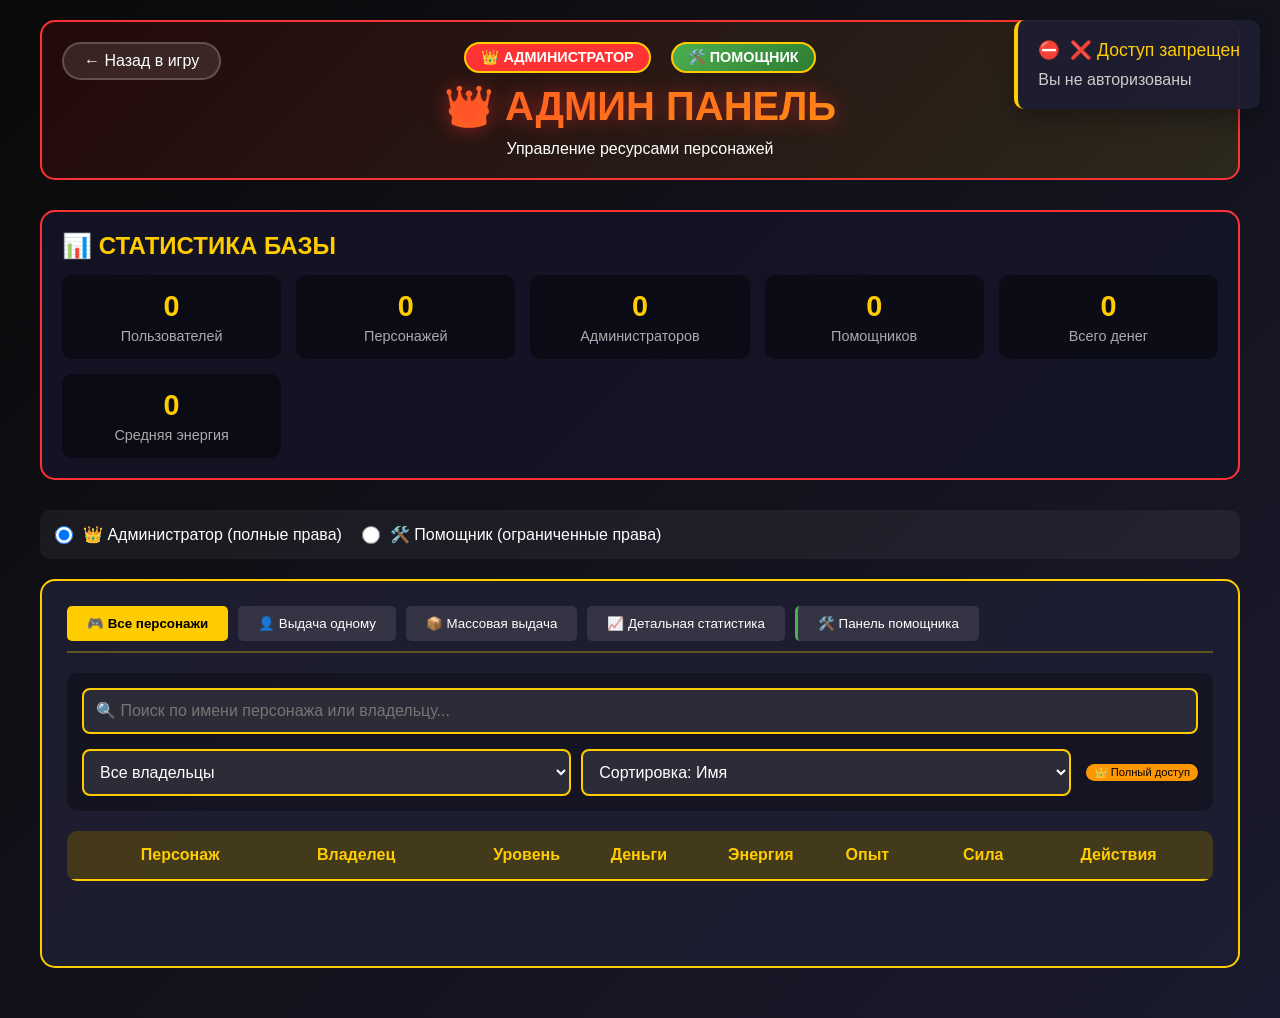
<file: admin-panel.html>
<!DOCTYPE html>
<html lang="ru">
<head>
    <meta charset="UTF-8">
    <meta name="viewport" content="width=device-width, initial-scale=1.0">
    <title>Админ панель - Управление ресурсами</title>
    <style>
        /* Стили остаются такими же как в предыдущем коде */
        * {
            margin: 0;
            padding: 0;
            box-sizing: border-box;
        }
        
        body {
            background: linear-gradient(135deg, #0a0a0a 0%, #1a1a2e 100%);
            color: white;
            font-family: 'Arial', sans-serif;
            min-height: 100vh;
            padding: 20px;
        }
        
        .container {
            max-width: 1200px;
            margin: 0 auto;
        }
        
        .header {
            text-align: center;
            margin-bottom: 30px;
            padding: 20px;
            background: linear-gradient(135deg, rgba(255, 0, 0, 0.1), rgba(255, 215, 0, 0.1));
            border-radius: 15px;
            border: 2px solid #ff3333;
            position: relative;
        }
        
        .admin-badge-header {
            display: flex;
            justify-content: center;
            gap: 20px;
            margin-bottom: 10px;
        }
        
        .admin-badge-header .badge {
            padding: 5px 15px;
            border-radius: 20px;
            font-size: 0.9em;
            font-weight: bold;
        }
        
        .badge.admin {
            background: #ff3333;
            color: white;
            border: 2px solid #ffcc00;
        }
        
        .badge.assistant {
            background: linear-gradient(135deg, #4CAF50, #2E7D32);
            color: white;
            border: 2px solid #ffcc00;
        }
        
        .header h1 {
            background: linear-gradient(135deg, #ff3333, #ffcc00);
            -webkit-background-clip: text;
            -webkit-text-fill-color: transparent;
            font-size: 2.5em;
            margin-bottom: 10px;
            text-shadow: 0 0 20px rgba(255, 51, 51, 0.5);
        }
        
        .back-btn {
            position: absolute;
            top: 20px;
            left: 20px;
            background: rgba(255, 255, 255, 0.1);
            color: white;
            padding: 8px 20px;
            border-radius: 20px;
            text-decoration: none;
            border: 2px solid rgba(255, 255, 255, 0.2);
            transition: all 0.3s;
        }
        
        .back-btn:hover {
            background: rgba(255, 51, 51, 0.2);
            border-color: #ff3333;
        }
        
        .stats-section {
            background: rgba(20, 20, 40, 0.8);
            border-radius: 15px;
            padding: 20px;
            margin-bottom: 30px;
            border: 2px solid #ff3333;
        }
        
        .stats-grid {
            display: grid;
            grid-template-columns: repeat(auto-fit, minmax(200px, 1fr));
            gap: 15px;
            margin-top: 15px;
        }
        
        .stat-card {
            background: rgba(0, 0, 0, 0.4);
            padding: 15px;
            border-radius: 10px;
            text-align: center;
        }
        
        .stat-value {
            font-size: 1.8em;
            font-weight: bold;
            color: #ffcc00;
            margin-bottom: 5px;
        }
        
        .stat-label {
            color: #aaa;
            font-size: 0.9em;
        }
        
        .admin-section {
            background: rgba(30, 30, 50, 0.9);
            border-radius: 15px;
            padding: 25px;
            margin-bottom: 30px;
            border: 2px solid #ffcc00;
        }
        
        .section-title {
            color: #ffcc00;
            font-size: 1.3em;
            margin-bottom: 20px;
            display: flex;
            align-items: center;
            gap: 10px;
        }
        
        .tabs {
            display: flex;
            gap: 10px;
            margin-bottom: 20px;
            border-bottom: 2px solid rgba(255, 204, 0, 0.3);
            padding-bottom: 10px;
            flex-wrap: wrap;
        }
        
        .tab {
            padding: 10px 20px;
            background: rgba(255, 255, 255, 0.1);
            border: none;
            color: white;
            cursor: pointer;
            border-radius: 5px;
            transition: all 0.3s;
        }
        
        .tab:hover {
            background: rgba(255, 204, 0, 0.2);
        }
        
        .tab.active {
            background: #ffcc00;
            color: black;
            font-weight: bold;
        }
        
        .tab.assistant-tab {
            border-left: 3px solid #4CAF50;
        }
        
        .tab-content {
            display: none;
        }
        
        .tab-content.active {
            display: block;
        }
        
        .filter-section {
            background: rgba(0, 0, 0, 0.3);
            padding: 15px;
            border-radius: 10px;
            margin-bottom: 20px;
        }
        
        .input-group {
            display: flex;
            gap: 15px;
            margin-bottom: 20px;
            flex-wrap: wrap;
        }
        
        .input-field {
            flex: 1;
            min-width: 200px;
            padding: 12px;
            background: rgba(255, 255, 255, 0.1);
            border: 2px solid #ffcc00;
            border-radius: 8px;
            color: white;
            font-size: 1em;
        }
        
        .select-field {
            flex: 1;
            min-width: 250px;
            padding: 12px;
            background: rgba(255, 255, 255, 0.1);
            border: 2px solid #ffcc00;
            border-radius: 8px;
            color: white;
            font-size: 1em;
        }
        
        .select-field option {
            background: #1a1a2e;
            color: white;
        }
        
        .btn {
            padding: 12px 25px;
            border: none;
            border-radius: 8px;
            font-size: 1em;
            font-weight: bold;
            cursor: pointer;
            transition: all 0.3s;
            display: flex;
            align-items: center;
            gap: 8px;
            justify-content: center;
        }
        
        .btn-money {
            background: linear-gradient(135deg, #4CAF50, #2E7D32);
            color: white;
        }
        
        .btn-energy {
            background: linear-gradient(135deg, #2196F3, #0D47A1);
            color: white;
        }
        
        .btn-exp {
            background: linear-gradient(135deg, #9C27B0, #4A148C);
            color: white;
        }
        
        .btn-reset {
            background: linear-gradient(135deg, #FF9800, #EF6C00);
            color: white;
        }
        
        .btn-all {
            background: linear-gradient(135deg, #607D8B, #263238);
            color: white;
        }
        
        .btn-assistant {
            background: linear-gradient(135deg, #4CAF50, #2E7D32);
            color: white;
            border: 2px solid #ffcc00;
        }
        
        .btn:hover {
            transform: translateY(-3px);
            box-shadow: 0 5px 15px rgba(255, 204, 0, 0.4);
        }
        
        .characters-table {
            background: rgba(0, 0, 0, 0.3);
            border-radius: 10px;
            overflow: hidden;
            margin-top: 20px;
        }
        
        .table-header {
            display: grid;
            grid-template-columns: 0.5fr 1.5fr 1.5fr 1fr 1fr 1fr 1fr 1fr 1fr;
            background: rgba(255, 204, 0, 0.2);
            padding: 15px;
            font-weight: bold;
            color: #ffcc00;
            border-bottom: 2px solid #ffcc00;
        }
        
        .table-row {
            display: grid;
            grid-template-columns: 0.5fr 1.5fr 1.5fr 1fr 1fr 1fr 1fr 1fr 1fr;
            padding: 12px 15px;
            border-bottom: 1px solid rgba(255, 255, 255, 0.1);
            align-items: center;
        }
        
        .table-row:hover {
            background: rgba(255, 204, 0, 0.05);
        }
        
        .table-row.selected {
            background: rgba(255, 204, 0, 0.15);
            border-left: 4px solid #ffcc00;
        }
        
        .character-avatar {
            font-size: 1.3em;
        }
        
        .resource-value {
            font-weight: bold;
            color: #ffcc00;
        }
        
        .admin-badge {
            background: #ff3333;
            color: white;
            padding: 3px 8px;
            border-radius: 12px;
            font-size: 0.7em;
            margin-left: 5px;
        }
        
        .assistant-badge {
            background: #4CAF50;
            color: white;
            padding: 3px 8px;
            border-radius: 12px;
            font-size: 0.7em;
            margin-left: 5px;
        }
        
        .action-buttons {
            display: flex;
            gap: 5px;
            flex-wrap: wrap;
        }
        
        .action-btn {
            padding: 5px 10px;
            border: none;
            border-radius: 5px;
            cursor: pointer;
            font-size: 0.8em;
            transition: all 0.3s;
        }
        
        .action-btn:hover {
            transform: scale(1.1);
        }
        
        .action-btn.assistant-only {
            background: #4CAF50;
            color: white;
        }
        
        .pagination {
            display: flex;
            justify-content: center;
            gap: 10px;
            margin-top: 20px;
            padding: 20px;
            flex-wrap: wrap;
        }
        
        .page-btn {
            padding: 8px 15px;
            background: rgba(255, 255, 255, 0.1);
            border: 1px solid rgba(255, 204, 0, 0.3);
            color: white;
            border-radius: 5px;
            cursor: pointer;
        }
        
        .page-btn.active {
            background: #ffcc00;
            color: black;
            font-weight: bold;
        }
        
        .search-box {
            width: 100%;
            padding: 12px;
            background: rgba(255, 255, 255, 0.1);
            border: 2px solid #ffcc00;
            border-radius: 8px;
            color: white;
            font-size: 1em;
            margin-bottom: 15px;
        }
        
        .notification {
            position: fixed;
            top: 20px;
            right: 20px;
            background: rgba(30, 30, 50, 0.95);
            border-left: 4px solid #ffcc00;
            border-radius: 10px;
            padding: 20px;
            max-width: 300px;
            transform: translateX(100%);
            transition: transform 0.3s;
            z-index: 1100;
            box-shadow: 0 10px 25px rgba(0, 0, 0, 0.3);
        }
        
        .notification.show {
            transform: translateX(0);
        }
        
        .notification-title {
            color: #ffcc00;
            font-size: 1.1em;
            margin-bottom: 10px;
            display: flex;
            align-items: center;
            gap: 10px;
        }
        
        .stats-detail {
            display: grid;
            grid-template-columns: repeat(auto-fit, minmax(200px, 1fr));
            gap: 10px;
            margin-top: 10px;
        }
        
        .stat-detail-item {
            background: rgba(0, 0, 0, 0.3);
            padding: 15px;
            border-radius: 5px;
            text-align: center;
        }
        
        .role-selector {
            display: flex;
            gap: 20px;
            margin-bottom: 20px;
            padding: 15px;
            background: rgba(255, 255, 255, 0.05);
            border-radius: 10px;
        }
        
        .role-option {
            display: flex;
            align-items: center;
            gap: 10px;
        }
        
        .role-option input[type="radio"] {
            width: 18px;
            height: 18px;
            cursor: pointer;
        }
        
        .role-option label {
            cursor: pointer;
            display: flex;
            align-items: center;
            gap: 5px;
        }
        
        .warning-badge {
            background: #ff9800;
            color: black;
            padding: 2px 8px;
            border-radius: 12px;
            font-size: 0.7em;
            margin-left: 5px;
        }
        
        @media (max-width: 768px) {
            .table-header, .table-row {
                grid-template-columns: 1fr;
                gap: 5px;
            }
            
            .table-header {
                display: none;
            }
            
            .table-row {
                border: 1px solid rgba(255, 204, 0, 0.3);
                margin-bottom: 10px;
                border-radius: 5px;
            }
            
            .input-group {
                flex-direction: column;
            }
            
            .back-btn {
                position: static;
                display: inline-block;
                margin-bottom: 15px;
            }
            
            .tabs {
                flex-direction: column;
            }
            
            .role-selector {
                flex-direction: column;
            }
        }
    </style>
</head>
<body>
    <div class="container">
        <!-- Заголовок -->
        <div class="header">
            <div class="admin-badge-header">
                <span class="badge admin">👑 АДМИНИСТРАТОР</span>
                <span class="badge assistant">🛠️ ПОМОЩНИК</span>
            </div>
            <a href="game-world.html" class="back-btn">← Назад в игру</a>
            <h1>👑 АДМИН ПАНЕЛЬ</h1>
            <p>Управление ресурсами персонажей</p>
        </div>
        
        <!-- Статистика базы данных -->
        <div class="stats-section">
            <h2 style="color: #ffcc00; margin-bottom: 15px;">📊 СТАТИСТИКА БАЗЫ</h2>
            <div class="stats-grid" id="statsGrid">
                <div class="stat-card">
                    <div class="stat-value" id="totalUsers">0</div>
                    <div class="stat-label">Пользователей</div>
                </div>
                <div class="stat-card">
                    <div class="stat-value" id="totalCharacters">0</div>
                    <div class="stat-label">Персонажей</div>
                </div>
                <div class="stat-card">
                    <div class="stat-value" id="totalAdmins">0</div>
                    <div class="stat-label">Администраторов</div>
                </div>
                <div class="stat-card">
                    <div class="stat-value" id="totalAssistants">0</div>
                    <div class="stat-label">Помощников</div>
                </div>
                <div class="stat-card">
                    <div class="stat-value" id="totalMoney">0</div>
                    <div class="stat-label">Всего денег</div>
                </div>
                <div class="stat-card">
                    <div class="stat-value" id="totalEnergy">0</div>
                    <div class="stat-label">Средняя энергия</div>
                </div>
            </div>
        </div>
        
        <!-- Селектор роли -->
        <div class="role-selector">
            <div class="role-option">
                <input type="radio" name="userRole" id="roleAdmin" value="admin" checked onchange="changeUserRole('admin')">
                <label for="roleAdmin">👑 Администратор (полные права)</label>
            </div>
            <div class="role-option">
                <input type="radio" name="userRole" id="roleAssistant" value="assistant" onchange="changeUserRole('assistant')">
                <label for="roleAssistant">🛠️ Помощник (ограниченные права)</label>
            </div>
        </div>
        
        <!-- Вкладки -->
        <div class="admin-section">
            <div class="tabs">
                <button class="tab active" onclick="switchTab('all')">🎮 Все персонажи</button>
                <button class="tab" onclick="switchTab('single')">👤 Выдача одному</button>
                <button class="tab" onclick="switchTab('batch')">📦 Массовая выдача</button>
                <button class="tab" onclick="switchTab('stats')">📈 Детальная статистика</button>
                <button class="tab assistant-tab" onclick="switchTab('assistant')" id="assistantTab">🛠️ Панель помощника</button>
            </div>
            
            <!-- Вкладка: Все персонажи -->
            <div id="tab-all" class="tab-content active">
                <div class="filter-section">
                    <input type="text" id="searchCharacter" class="search-box" placeholder="🔍 Поиск по имени персонажа или владельцу..." onkeyup="filterCharacters()">
                    <div style="display: flex; gap: 10px; align-items: center; flex-wrap: wrap;">
                        <select id="filterOwner" class="select-field" onchange="filterCharacters()">
                            <option value="all">Все владельцы</option>
                        </select>
                        <select id="sortBy" class="select-field" onchange="loadCharacters()">
                            <option value="name">Сортировка: Имя</option>
                            <option value="money">Сортировка: Деньги</option>
                            <option value="energy">Сортировка: Энергия</option>
                            <option value="level">Сортировка: Уровень</option>
                        </select>
                        <span id="roleIndicator" class="warning-badge">👑 Полный доступ</span>
                    </div>
                </div>
                
                <div class="characters-table" id="charactersTable">
                    <div class="table-header">
                        <div></div>
                        <div>Персонаж</div>
                        <div>Владелец</div>
                        <div>Уровень</div>
                        <div>Деньги</div>
                        <div>Энергия</div>
                        <div>Опыт</div>
                        <div>Сила</div>
                        <div>Действия</div>
                    </div>
                    <div id="charactersList"></div>
                </div>
                
                <div class="pagination" id="pagination"></div>
            </div>
            
            <!-- Вкладка: Выдача одному персонажу -->
            <div id="tab-single" class="tab-content">
                <div class="filter-section">
                    <h3 style="color: #ffcc00; margin-bottom: 15px;">👤 Выбрать персонажа</h3>
                    <div class="input-group">
                        <select id="singleCharacterSelect" class="select-field">
                            <option value="">-- Выберите персонажа --</option>
                        </select>
                    </div>
                    
                    <div id="selectedCharacterInfo" style="background: rgba(0,0,0,0.3); padding: 15px; border-radius: 10px; margin-bottom: 20px; display: none;">
                        <div style="display: flex; align-items: center; gap: 20px; flex-wrap: wrap;">
                            <span id="selectedAvatar" style="font-size: 3em;">👤</span>
                            <div>
                                <div id="selectedName" style="font-size: 1.3em; color: #ffcc00;"></div>
                                <div id="selectedOwner" style="color: #aaa;"></div>
                                <div id="selectedStats" style="margin-top: 10px;"></div>
                            </div>
                        </div>
                    </div>
                    
                    <h3 style="color: #ffcc00; margin: 20px 0 15px;">💰 Выдача ресурсов</h3>
                    <div class="input-group">
                        <input type="number" id="singleMoneyAmount" class="input-field" placeholder="Сумма денег" min="1" value="1000">
                        <button class="btn btn-money" onclick="giveMoneyToSingle()" id="giveMoneyBtn">
                            💰 Выдать деньги
                        </button>
                    </div>
                    
                    <div class="input-group">
                        <input type="number" id="singleEnergyAmount" class="input-field" placeholder="Количество энергии" min="1" value="50">
                        <button class="btn btn-energy" onclick="giveEnergyToSingle()" id="giveEnergyBtn">
                            ⚡ Выдать энергию
                        </button>
                    </div>
                    
                    <div class="input-group">
                        <input type="number" id="singleExpAmount" class="input-field" placeholder="Количество опыта" min="1" value="100">
                        <button class="btn btn-exp" onclick="giveExpToSingle()" id="giveExpBtn">
                            ⭐ Выдать опыт
                        </button>
                    </div>
                </div>
            </div>
            
            <!-- Вкладка: Массовая выдача -->
            <div id="tab-batch" class="tab-content">
                <div class="filter-section">
                    <h3 style="color: #ffcc00; margin-bottom: 15px;">📦 Массовая выдача ресурсов</h3>
                    
                    <div style="margin-bottom: 20px;">
                        <label style="color: #ffcc00; display: block; margin-bottom: 10px;">Фильтр персонажей:</label>
                        <select id="batchFilter" class="select-field" style="margin-bottom: 10px;">
                            <option value="all">Всем персонажам</option>
                            <option value="lowMoney">С деньгами менее 1000</option>
                            <option value="lowEnergy">С энергией менее 50</option>
                            <option value="lowLevel">Уровень ниже 5</option>
                        </select>
                    </div>
                    
                    <div class="input-group">
                        <input type="number" id="batchMoneyAmount" class="input-field" placeholder="Сумма денег" min="1" value="1000">
                        <button class="btn btn-money" onclick="giveMoneyToBatch()" id="batchMoneyBtn">
                            💰 Выдать деньги всем выбранным
                        </button>
                    </div>
                    
                    <div class="input-group">
                        <input type="number" id="batchEnergyAmount" class="input-field" placeholder="Количество энергии" min="1" value="50">
                        <button class="btn btn-energy" onclick="giveEnergyToBatch()" id="batchEnergyBtn">
                            ⚡ Выдать энергию всем выбранным
                        </button>
                    </div>
                    
                    <div class="input-group">
                        <input type="number" id="batchExpAmount" class="input-field" placeholder="Количество опыта" min="1" value="100">
                        <button class="btn btn-exp" onclick="giveExpToBatch()" id="batchExpBtn">
                            ⭐ Выдать опыт всем выбранным
                        </button>
                    </div>
                    
                    <div class="input-group">
                        <button class="btn btn-reset" onclick="resetAllEnergy()" id="resetEnergyBtn" style="flex: 1;">
                            ⚡ Восстановить энергию всем до максимума
                        </button>
                        <button class="btn btn-all" onclick="refreshStats()" style="flex: 1;">
                            🔄 Обновить статистику
                        </button>
                    </div>
                </div>
            </div>
            
            <!-- Вкладка: Детальная статистика -->
            <div id="tab-stats" class="tab-content">
                <div class="filter-section">
                    <h3 style="color: #ffcc00; margin-bottom: 15px;">📈 Детальная статистика ресурсов</h3>
                    
                    <div class="stats-detail" id="detailedStats"></div>
                    
                    <div style="margin-top: 30px;">
                        <h4 style="color: #ffcc00; margin-bottom: 15px;">🏆 Топ 10 по деньгам</h4>
                        <div id="topMoneyList" class="characters-table"></div>
                        
                        <h4 style="color: #ffcc00; margin: 30px 0 15px;">⭐ Топ 10 по уровню</h4>
                        <div id="topLevelList" class="characters-table"></div>
                    </div>
                </div>
            </div>
            
            <!-- Новая вкладка: Панель помощника -->
            <div id="tab-assistant" class="tab-content">
                <div class="filter-section">
                    <h3 style="color: #4CAF50; margin-bottom: 15px;">🛠️ ПАНЕЛЬ ПОМОЩНИКА</h3>
                    <p style="color: #aaa; margin-bottom: 20px;">Ограниченные права: выдача ресурсов до определенных лимитов</p>
                    
                    <div style="background: rgba(76, 175, 80, 0.1); border-left: 4px solid #4CAF50; padding: 15px; margin-bottom: 20px; border-radius: 5px;">
                        <div style="display: flex; gap: 20px; flex-wrap: wrap;">
                            <div><span style="color: #4CAF50;">Макс. деньги:</span> 5000 ₽ за раз</div>
                            <div><span style="color: #4CAF50;">Макс. энергия:</span> 100 ⚡ за раз</div>
                            <div><span style="color: #4CAF50;">Макс. опыт:</span> 500 ⭐ за раз</div>
                        </div>
                    </div>
                    
                    <div class="input-group">
                        <select id="assistantCharacterSelect" class="select-field">
                            <option value="">-- Выберите персонажа --</option>
                        </select>
                    </div>
                    
                    <div id="assistantSelectedInfo" style="background: rgba(0,0,0,0.3); padding: 15px; border-radius: 10px; margin-bottom: 20px; display: none;">
                        <div style="display: flex; align-items: center; gap: 20px;">
                            <span id="assistantAvatar" style="font-size: 2.5em;">👤</span>
                            <div>
                                <div id="assistantName" style="font-size: 1.2em; color: #4CAF50;"></div>
                                <div id="assistantOwner" style="color: #aaa;"></div>
                                <div id="assistantStats" style="margin-top: 5px; font-size: 0.9em;"></div>
                            </div>
                        </div>
                    </div>
                    
                    <h4 style="color: #4CAF50; margin: 20px 0 15px;">💰 Выдача ресурсов (лимитировано)</h4>
                    
                    <div class="input-group">
                        <input type="number" id="assistantMoneyAmount" class="input-field" placeholder="Сумма денег (макс 5000)" min="1" max="5000" value="1000">
                        <button class="btn btn-assistant" onclick="assistantGiveMoney()">
                            💰 Выдать деньги
                        </button>
                    </div>
                    
                    <div class="input-group">
                        <input type="number" id="assistantEnergyAmount" class="input-field" placeholder="Энергия (макс 100)" min="1" max="100" value="50">
                        <button class="btn btn-assistant" onclick="assistantGiveEnergy()">
                            ⚡ Выдать энергию
                        </button>
                    </div>
                    
                    <div class="input-group">
                        <input type="number" id="assistantExpAmount" class="input-field" placeholder="Опыт (макс 500)" min="1" max="500" value="100">
                        <button class="btn btn-assistant" onclick="assistantGiveExp()">
                            ⭐ Выдать опыт
                        </button>
                    </div>
                    
                    <div style="margin-top: 20px; padding: 15px; background: rgba(255, 152, 0, 0.1); border-radius: 5px;">
                        <p style="color: #FF9800;">⚠️ Помощник не может удалять персонажей или менять роли других пользователей</p>
                    </div>
                </div>
            </div>
        </div>
    </div>
    
    <div class="notification" id="notification">
        <div class="notification-title">
            <span id="notificationIcon">📢</span>
            <span id="notificationTitle">Уведомление</span>
        </div>
        <div id="notificationMessage" style="color: #ccc;"></div>
    </div>

    <script>
        // ========== ГЛОБАЛЬНЫЕ ДАННЫЕ ==========
        const DB_NAME = 'character_creator_db';
        let currentPage = 1;
        let itemsPerPage = 15;
        let allCharacters = [];
        let filteredCharacters = [];
        let selectedCharacterId = null;
        let currentUserRole = 'admin'; // 'admin' или 'assistant'
        let currentUser = null;
        
        // ========== ПРОВЕРКА АДМИНА ==========
        function checkAdminAccess() {
            const currentUserData = localStorage.getItem('currentUser');
            if (!currentUserData) {
                showNotification('❌ Доступ запрещен', 'Вы не авторизованы', '⛔');
                setTimeout(() => window.location.href = 'index.html', 2000);
                return false;
            }
            
            try {
                currentUser = JSON.parse(currentUserData);
                
                // Проверяем роль
                if (currentUser.isAdmin || currentUser.username === 'admin') {
                    currentUserRole = 'admin';
                    return true;
                } else if (currentUser.isAssistant) {
                    currentUserRole = 'assistant';
                    return true;
                } else {
                    showNotification('❌ Доступ запрещен', 'Только для администраторов и помощников', '⛔');
                    setTimeout(() => window.location.href = 'index.html', 2000);
                    return false;
                }
            } catch (e) {
                console.error('Ошибка проверки пользователя:', e);
                return false;
            }
        }
        
        // ========== СМЕНА РОЛИ ПОЛЬЗОВАТЕЛЯ ==========
        function changeUserRole(role) {
            if (!currentUser) return;
            
            currentUserRole = role;
            
            // Обновляем индикатор
            const indicator = document.getElementById('roleIndicator');
            if (indicator) {
                if (role === 'admin') {
                    indicator.innerHTML = '👑 Полный доступ';
                    indicator.className = 'warning-badge';
                } else {
                    indicator.innerHTML = '🛠️ Ограниченный доступ';
                    indicator.className = 'warning-badge';
                    indicator.style.background = '#4CAF50';
                }
            }
            
            // Обновляем доступность кнопок
            updateButtonsByRole();
            
            showNotification('✅ Роль изменена', `Вы работаете как ${role === 'admin' ? 'Администратор' : 'Помощник'}`, '👤');
        }
        
        // ========== ОБНОВЛЕНИЕ ДОСТУПНОСТИ КНОПОК ==========
        function updateButtonsByRole() {
            const isAdmin = currentUserRole === 'admin';
            
            // Массовая выдача доступна только админу
            const batchMoneyBtn = document.getElementById('batchMoneyBtn');
            const batchEnergyBtn = document.getElementById('batchEnergyBtn');
            const batchExpBtn = document.getElementById('batchExpBtn');
            const resetEnergyBtn = document.getElementById('resetEnergyBtn');
            
            if (batchMoneyBtn) batchMoneyBtn.disabled = !isAdmin;
            if (batchEnergyBtn) batchEnergyBtn.disabled = !isAdmin;
            if (batchExpBtn) batchExpBtn.disabled = !isAdmin;
            if (resetEnergyBtn) resetEnergyBtn.disabled = !isAdmin;
            
            // Одиночная выдача доступна всем, но с ограничениями
            const giveMoneyBtn = document.getElementById('giveMoneyBtn');
            const giveEnergyBtn = document.getElementById('giveEnergyBtn');
            const giveExpBtn = document.getElementById('giveExpBtn');
            
            if (giveMoneyBtn) {
                giveMoneyBtn.style.opacity = isAdmin ? '1' : '0.7';
            }
            if (giveEnergyBtn) {
                giveEnergyBtn.style.opacity = isAdmin ? '1' : '0.7';
            }
            if (giveExpBtn) {
                giveExpBtn.style.opacity = isAdmin ? '1' : '0.7';
            }
            
            // Добавляем подсказки для помощника
            if (!isAdmin) {
                if (giveMoneyBtn) giveMoneyBtn.title = 'Помощник: макс 5000 за раз';
                if (giveEnergyBtn) giveEnergyBtn.title = 'Помощник: макс 100 за раз';
                if (giveExpBtn) giveExpBtn.title = 'Помощник: макс 500 за раз';
            }
        }
        
        // ========== ПОЛУЧЕНИЕ БАЗЫ ДАННЫХ ==========
        function getDatabase() {
            return JSON.parse(localStorage.getItem(DB_NAME) || '{"users":[], "characters":[], "nextId": 1, "nextCharId": 1}');
        }
        
        // ========== ПОЛУЧЕНИЕ СТАТИСТИКИ ПЕРСОНАЖА ==========
        function getCharacterStats(characterId, characterName) {
            const statsKey = `characterStats_${characterId}`;
            const savedStats = localStorage.getItem(statsKey);
            
            if (savedStats) {
                try {
                    return JSON.parse(savedStats);
                } catch (e) {
                    console.error('Ошибка загрузки статистики для персонажа', characterId, e);
                }
            }
            
            return {
                characterId: characterId,
                name: characterName,
                money: 1000,
                energy: 100,
                maxEnergy: 100,
                strength: 10,
                luck: 5,
                experience: 0,
                level: 1,
                created: new Date().toISOString()
            };
        }
        
        // ========== СОХРАНЕНИЕ СТАТИСТИКИ ПЕРСОНАЖА ==========
        function saveCharacterStats(characterId, stats) {
            const statsKey = `characterStats_${characterId}`;
            localStorage.setItem(statsKey, JSON.stringify(stats));
            console.log(`✅ Статистика сохранена для персонажа ID: ${characterId}`, stats);
        }
        
        // ========== ЗАГРУЗКА ВСЕХ ПЕРСОНАЖЕЙ ==========
        function loadAllCharacters() {
            const db = getDatabase();
            allCharacters = [];
            
            db.characters.forEach(character => {
                const user = db.users.find(u => u.id === character.userId);
                const stats = getCharacterStats(character.id, character.name);
                
                allCharacters.push({
                    id: character.id,
                    name: character.name,
                    avatar: character.avatar || '👤',
                    userId: character.userId,
                    owner: user ? user.username : 'Неизвестно',
                    ownerId: user ? user.id : null,
                    isAdmin: user ? (user.isAdmin || user.username === 'admin') : false,
                    isAssistant: user ? user.isAssistant || false : false,
                    money: stats.money || 0,
                    energy: stats.energy || 0,
                    maxEnergy: stats.maxEnergy || 100,
                    experience: stats.experience || 0,
                    level: stats.level || 1,
                    strength: stats.strength || 10,
                    luck: stats.luck || 5,
                    stats: stats
                });
            });
            
            sortCharacters('name');
            filterCharacters();
        }
        
        // ========== СОРТИРОВКА ПЕРСОНАЖЕЙ ==========
        function sortCharacters(sortBy) {
            if (sortBy === 'name') {
                allCharacters.sort((a, b) => a.name.localeCompare(b.name));
            } else if (sortBy === 'money') {
                allCharacters.sort((a, b) => b.money - a.money);
            } else if (sortBy === 'energy') {
                allCharacters.sort((a, b) => b.energy - a.energy);
            } else if (sortBy === 'level') {
                allCharacters.sort((a, b) => b.level - a.level);
            }
        }
        
        // ========== ФИЛЬТРАЦИЯ ПЕРСОНАЖЕЙ ==========
        function filterCharacters() {
            const searchText = document.getElementById('searchCharacter')?.value.toLowerCase() || '';
            const ownerFilter = document.getElementById('filterOwner')?.value || 'all';
            
            filteredCharacters = allCharacters.filter(char => {
                const nameMatch = char.name.toLowerCase().includes(searchText);
                const ownerMatch = char.owner.toLowerCase().includes(searchText);
                const ownerFilterMatch = ownerFilter === 'all' || char.owner === ownerFilter || char.userId.toString() === ownerFilter;
                
                return (nameMatch || ownerMatch) && ownerFilterMatch;
            });
            
            currentPage = 1;
            displayCharacters();
            updatePagination();
        }
        
        // ========== ОТОБРАЖЕНИЕ ПЕРСОНАЖЕЙ ==========
        function displayCharacters() {
            const start = (currentPage - 1) * itemsPerPage;
            const end = start + itemsPerPage;
            const pageCharacters = filteredCharacters.slice(start, end);
            
            let html = '';
            pageCharacters.forEach(char => {
                const energyPercent = (char.energy / char.maxEnergy) * 100;
                const isSelected = selectedCharacterId === char.id;
                
                let roleBadge = '';
                if (char.isAdmin) {
                    roleBadge = '<span class="admin-badge">ADMIN</span>';
                } else if (char.isAssistant) {
                    roleBadge = '<span class="assistant-badge">ASSISTANT</span>';
                }
                
                html += `
                    <div class="table-row ${isSelected ? 'selected' : ''}" onclick="selectCharacter(${char.id})">
                        <div class="character-avatar">${char.avatar}</div>
                        <div>
                            <span style="color: #ffcc00; font-weight: bold;">${char.name}</span>
                            ${roleBadge}
                        </div>
                        <div style="color: #aaa;">${char.owner}</div>
                        <div style="color: #ffcc00;">${char.level}</div>
                        <div style="color: #4CAF50; font-weight: bold;">${char.money.toLocaleString()} ₽</div>
                        <div>
                            <span style="color: #2196F3; font-weight: bold;">${char.energy}</span>/${char.maxEnergy}
                            <div style="width: 60px; height: 4px; background: rgba(255,255,255,0.1); border-radius: 2px; margin-top: 3px;">
                                <div style="width: ${energyPercent}%; height: 100%; background: #2196F3; border-radius: 2px;"></div>
                            </div>
                        </div>
                        <div>
                            <span style="color: #9C27B0; font-weight: bold;">${char.experience}</span>
                            <span style="color: #aaa; font-size: 0.8em;">/${char.level * 100}</span>
                        </div>
                        <div style="color: #FF9800;">${char.strength}</div>
                        <div class="action-buttons">
                            <button class="action-btn btn-money" onclick="event.stopPropagation(); quickGiveMoney(${char.id}, 1000)" title="Выдать 1000 ₽">💰</button>
                            <button class="action-btn btn-energy" onclick="event.stopPropagation(); quickGiveEnergy(${char.id}, 50)" title="Выдать 50 ⚡">⚡</button>
                            <button class="action-btn btn-exp" onclick="event.stopPropagation(); quickGiveExp(${char.id}, 100)" title="Выдать 100 ⭐">⭐</button>
                        </div>
                    </div>
                `;
            });
            
            if (pageCharacters.length === 0) {
                html = '<div style="padding: 30px; text-align: center; color: #aaa;">Персонажи не найдены</div>';
            }
            
            document.getElementById('charactersList').innerHTML = html;
        }
        
        // ========== ВЫБОР ПЕРСОНАЖА ==========
        function selectCharacter(characterId) {
            selectedCharacterId = characterId;
            displayCharacters();
            
            const select = document.getElementById('singleCharacterSelect');
            if (select) {
                select.value = characterId;
                updateSelectedCharacterInfo(characterId);
            }
            
            const assistantSelect = document.getElementById('assistantCharacterSelect');
            if (assistantSelect) {
                assistantSelect.value = characterId;
                updateAssistantSelectedInfo(characterId);
            }
        }
        
        // ========== ОБНОВЛЕНИЕ ПАГИНАЦИИ ==========
        function updatePagination() {
            const totalPages = Math.ceil(filteredCharacters.length / itemsPerPage);
            let html = '';
            
            html += `<button class="page-btn" onclick="changePage(1)" ${currentPage === 1 ? 'disabled' : ''}>«</button>`;
            html += `<button class="page-btn" onclick="changePage(${currentPage - 1})" ${currentPage === 1 ? 'disabled' : ''}>‹</button>`;
            
            for (let i = 1; i <= totalPages; i++) {
                if (i === currentPage) {
                    html += `<button class="page-btn active" onclick="changePage(${i})">${i}</button>`;
                } else if (i <= 3 || i > totalPages - 3 || Math.abs(i - currentPage) <= 1) {
                    html += `<button class="page-btn" onclick="changePage(${i})">${i}</button>`;
                } else if (i === 4 && currentPage > 4) {
                    html += `<span style="color: #aaa; padding: 8px;">...</span>`;
                }
            }
            
            html += `<button class="page-btn" onclick="changePage(${currentPage + 1})" ${currentPage === totalPages ? 'disabled' : ''}>›</button>`;
            html += `<button class="page-btn" onclick="changePage(${totalPages})" ${currentPage === totalPages ? 'disabled' : ''}>»</button>`;
            
            document.getElementById('pagination').innerHTML = html;
        }
        
        function changePage(page) {
            const totalPages = Math.ceil(filteredCharacters.length / itemsPerPage);
            if (page >= 1 && page <= totalPages) {
                currentPage = page;
                displayCharacters();
                updatePagination();
            }
        }
        
        // ========== ЗАГРУЗКА ПЕРСОНАЖЕЙ В ВЫПАДАЮЩИЕ СПИСКИ ==========
        function loadCharactersToSelect() {
            const select = document.getElementById('singleCharacterSelect');
            const assistantSelect = document.getElementById('assistantCharacterSelect');
            
            if (select) {
                let html = '<option value="">-- Выберите персонажа --</option>';
                allCharacters.forEach(char => {
                    html += `<option value="${char.id}">${char.name} (${char.owner}) - Ур.${char.level}</option>`;
                });
                select.innerHTML = html;
            }
            
            if (assistantSelect) {
                let html = '<option value="">-- Выберите персонажа --</option>';
                allCharacters.forEach(char => {
                    html += `<option value="${char.id}">${char.name} (${char.owner}) - Ур.${char.level}</option>`;
                });
                assistantSelect.innerHTML = html;
            }
        }
        
        // ========== ОБНОВЛЕНИЕ ИНФОРМАЦИИ О ВЫБРАННОМ ПЕРСОНАЖЕ ==========
        function updateSelectedCharacterInfo(characterId) {
            const char = allCharacters.find(c => c.id == characterId);
            const infoDiv = document.getElementById('selectedCharacterInfo');
            
            if (char) {
                document.getElementById('selectedAvatar').textContent = char.avatar;
                document.getElementById('selectedName').textContent = char.name;
                document.getElementById('selectedOwner').textContent = `👤 Владелец: ${char.owner}`;
                document.getElementById('selectedStats').innerHTML = `
                    💰 Деньги: <span style="color: #4CAF50;">${char.money.toLocaleString()} ₽</span><br>
                    ⚡ Энергия: <span style="color: #2196F3;">${char.energy}/${char.maxEnergy}</span><br>
                    ⭐ Уровень: <span style="color: #9C27B0;">${char.level}</span> (${char.experience}/${char.level * 100} опыта)<br>
                    💪 Сила: ${char.strength} | 🎯 Удача: ${char.luck}
                `;
                infoDiv.style.display = 'block';
            } else {
                infoDiv.style.display = 'none';
            }
        }
        
        // ========== ОБНОВЛЕНИЕ ИНФОРМАЦИИ ДЛЯ ПОМОЩНИКА ==========
        function updateAssistantSelectedInfo(characterId) {
            const char = allCharacters.find(c => c.id == characterId);
            const infoDiv = document.getElementById('assistantSelectedInfo');
            
            if (char) {
                document.getElementById('assistantAvatar').textContent = char.avatar;
                document.getElementById('assistantName').textContent = char.name;
                document.getElementById('assistantOwner').textContent = `👤 Владелец: ${char.owner}`;
                document.getElementById('assistantStats').innerHTML = `
                    💰 ${char.money.toLocaleString()} ₽ | ⚡ ${char.energy}/${char.maxEnergy} | ⭐ Ур.${char.level}
                `;
                infoDiv.style.display = 'flex';
            } else {
                infoDiv.style.display = 'none';
            }
        }
        
        // ========== ВЫДАЧА РЕСУРСОВ ==========
        function giveMoneyToSingle() {
            if (!checkAdminAccess()) return;
            
            const characterId = document.getElementById('singleCharacterSelect').value;
            if (!characterId) {
                showNotification('❌ Ошибка', 'Выберите персонажа', '⚠️');
                return;
            }
            
            let amount = parseInt(document.getElementById('singleMoneyAmount').value);
            if (!amount || amount <= 0) {
                showNotification('❌ Ошибка', 'Введите корректную сумму', '⚠️');
                return;
            }
            
            // Ограничение для помощника
            if (currentUserRole === 'assistant' && amount > 5000) {
                showNotification('❌ Ограничение', 'Помощник может выдать максимум 5000 ₽ за раз', '⚠️');
                return;
            }
            
            const character = allCharacters.find(c => c.id == characterId);
            if (!character) return;
            
            character.money += amount;
            character.stats.money = character.money;
            
            saveCharacterStats(character.id, character.stats);
            localStorage.setItem('characterStats', JSON.stringify(character.stats));
            
            showNotification('✅ Успешно!', `Выдано ${amount} ₽ персонажу ${character.name}`, '💰');
            updateSelectedCharacterInfo(characterId);
            loadCharacters();
            refreshStats();
        }
        
        function giveEnergyToSingle() {
            if (!checkAdminAccess()) return;
            
            const characterId = document.getElementById('singleCharacterSelect').value;
            if (!characterId) {
                showNotification('❌ Ошибка', 'Выберите персонажа', '⚠️');
                return;
            }
            
            let amount = parseInt(document.getElementById('singleEnergyAmount').value);
            if (!amount || amount <= 0) {
                showNotification('❌ Ошибка', 'Введите корректное количество', '⚠️');
                return;
            }
            
            // Ограничение для помощника
            if (currentUserRole === 'assistant' && amount > 100) {
                showNotification('❌ Ограничение', 'Помощник может выдать максимум 100 ⚡ за раз', '⚠️');
                return;
            }
            
            const character = allCharacters.find(c => c.id == characterId);
            if (!character) return;
            
            character.energy = Math.min(character.maxEnergy, character.energy + amount);
            character.stats.energy = character.energy;
            saveCharacterStats(character.id, character.stats);
            
            showNotification('✅ Успешно!', `Выдано ${amount} ⚡ энергии персонажу ${character.name}`, '⚡');
            updateSelectedCharacterInfo(characterId);
            loadCharacters();
            refreshStats();
        }
        
        function giveExpToSingle() {
            if (!checkAdminAccess()) return;
            
            const characterId = document.getElementById('singleCharacterSelect').value;
            if (!characterId) {
                showNotification('❌ Ошибка', 'Выберите персонажа', '⚠️');
                return;
            }
            
            let amount = parseInt(document.getElementById('singleExpAmount').value);
            if (!amount || amount <= 0) {
                showNotification('❌ Ошибка', 'Введите корректное количество опыта', '⚠️');
                return;
            }
            
            // Ограничение для помощника
            if (currentUserRole === 'assistant' && amount > 500) {
                showNotification('❌ Ограничение', 'Помощник может выдать максимум 500 ⭐ за раз', '⚠️');
                return;
            }
            
            const character = allCharacters.find(c => c.id == characterId);
            if (!character) return;
            
            character.experience += amount;
            
            while (character.experience >= character.level * 100) {
                character.experience -= character.level * 100;
                character.level += 1;
                character.maxEnergy += 10;
            }
            
            character.stats.experience = character.experience;
            character.stats.level = character.level;
            character.stats.maxEnergy = character.maxEnergy;
            saveCharacterStats(character.id, character.stats);
            
            showNotification('✅ Успешно!', `Выдано ${amount} ⭐ опыта персонажу ${character.name}`, '⭐');
            updateSelectedCharacterInfo(characterId);
            loadCharacters();
            refreshStats();
        }
        
        // ========== БЫСТРАЯ ВЫДАЧА ==========
        function quickGiveMoney(characterId, amount) {
            if (!checkAdminAccess()) return;
            
            // Ограничение для помощника
            if (currentUserRole === 'assistant' && amount > 5000) {
                showNotification('❌ Ограничение', 'Помощник может выдать максимум 5000 ₽ за раз', '⚠️');
                return;
            }
            
            const character = allCharacters.find(c => c.id == characterId);
            if (!character) return;
            
            character.money += amount;
            character.stats.money = character.money;
            saveCharacterStats(character.id, character.stats);
            
            showNotification('✅ Успешно!', `Выдано ${amount} ₽ персонажу ${character.name}`, '💰');
            loadCharacters();
            refreshStats();
        }
        
        function quickGiveEnergy(characterId, amount) {
            if (!checkAdminAccess()) return;
            
            // Ограничение для помощника
            if (currentUserRole === 'assistant' && amount > 100) {
                showNotification('❌ Ограничение', 'Помощник может выдать максимум 100 ⚡ за раз', '⚠️');
                return;
            }
            
            const character = allCharacters.find(c => c.id == characterId);
            if (!character) return;
            
            character.energy = Math.min(character.maxEnergy, character.energy + amount);
            character.stats.energy = character.energy;
            saveCharacterStats(character.id, character.stats);
            
            showNotification('✅ Успешно!', `Выдано ${amount} ⚡ энергии персонажу ${character.name}`, '⚡');
            loadCharacters();
            refreshStats();
        }
        
        function quickGiveExp(characterId, amount) {
            if (!checkAdminAccess()) return;
            
            // Ограничение для помощника
            if (currentUserRole === 'assistant' && amount > 500) {
                showNotification('❌ Ограничение', 'Помощник может выдать максимум 500 ⭐ за раз', '⚠️');
                return;
            }
            
            const character = allCharacters.find(c => c.id == characterId);
            if (!character) return;
            
            character.experience += amount;
            
            while (character.experience >= character.level * 100) {
                character.experience -= character.level * 100;
                character.level += 1;
                character.maxEnergy += 10;
            }
            
            character.stats.experience = character.experience;
            character.stats.level = character.level;
            character.stats.maxEnergy = character.maxEnergy;
            saveCharacterStats(character.id, character.stats);
            
            showNotification('✅ Успешно!', `Выдано ${amount} ⭐ опыта персонажу ${character.name}`, '⭐');
            loadCharacters();
            refreshStats();
        }
        
        // ========== ФУНКЦИИ ДЛЯ ПОМОЩНИКА ==========
        function assistantGiveMoney() {
            const characterId = document.getElementById('assistantCharacterSelect').value;
            if (!characterId) {
                showNotification('❌ Ошибка', 'Выберите персонажа', '⚠️');
                return;
            }
            
            let amount = parseInt(document.getElementById('assistantMoneyAmount').value);
            if (!amount || amount <= 0 || amount > 5000) {
                showNotification('❌ Ошибка', 'Введите сумму от 1 до 5000', '⚠️');
                return;
            }
            
            quickGiveMoney(characterId, amount);
            updateAssistantSelectedInfo(characterId);
        }
        
        function assistantGiveEnergy() {
            const characterId = document.getElementById('assistantCharacterSelect').value;
            if (!characterId) {
                showNotification('❌ Ошибка', 'Выберите персонажа', '⚠️');
                return;
            }
            
            let amount = parseInt(document.getElementById('assistantEnergyAmount').value);
            if (!amount || amount <= 0 || amount > 100) {
                showNotification('❌ Ошибка', 'Введите количество от 1 до 100', '⚠️');
                return;
            }
            
            quickGiveEnergy(characterId, amount);
            updateAssistantSelectedInfo(characterId);
        }
        
        function assistantGiveExp() {
            const characterId = document.getElementById('assistantCharacterSelect').value;
            if (!characterId) {
                showNotification('❌ Ошибка', 'Выберите персонажа', '⚠️');
                return;
            }
            
            let amount = parseInt(document.getElementById('assistantExpAmount').value);
            if (!amount || amount <= 0 || amount > 500) {
                showNotification('❌ Ошибка', 'Введите количество от 1 до 500', '⚠️');
                return;
            }
            
            quickGiveExp(characterId, amount);
            updateAssistantSelectedInfo(characterId);
        }
        
        // ========== МАССОВАЯ ВЫДАЧА (ТОЛЬКО ДЛЯ АДМИНА) ==========
        function giveMoneyToBatch() {
            if (currentUserRole !== 'admin') {
                showNotification('❌ Доступ запрещен', 'Только для администраторов', '⛔');
                return;
            }
            
            const filter = document.getElementById('batchFilter').value;
            const amount = parseInt(document.getElementById('batchMoneyAmount').value);
            
            if (!amount || amount <= 0) {
                showNotification('❌ Ошибка', 'Введите корректную сумму', '⚠️');
                return;
            }
            
            let count = 0;
            allCharacters.forEach(character => {
                if (shouldApplyBatch(character, filter)) {
                    character.money += amount;
                    character.stats.money = character.money;
                    saveCharacterStats(character.id, character.stats);
                    count++;
                }
            });
            
            showNotification('✅ Успешно!', `Выдано ${amount} ₽ ${count} персонажам`, '💰');
            loadCharacters();
            refreshStats();
        }
        
        function giveEnergyToBatch() {
            if (currentUserRole !== 'admin') {
                showNotification('❌ Доступ запрещен', 'Только для администраторов', '⛔');
                return;
            }
            
            const filter = document.getElementById('batchFilter').value;
            const amount = parseInt(document.getElementById('batchEnergyAmount').value);
            
            if (!amount || amount <= 0) {
                showNotification('❌ Ошибка', 'Введите корректное количество', '⚠️');
                return;
            }
            
            let count = 0;
            allCharacters.forEach(character => {
                if (shouldApplyBatch(character, filter)) {
                    character.energy = Math.min(character.maxEnergy, character.energy + amount);
                    character.stats.energy = character.energy;
                    saveCharacterStats(character.id, character.stats);
                    count++;
                }
            });
            
            showNotification('✅ Успешно!', `Выдано ${amount} ⚡ энергии ${count} персонажам`, '⚡');
            loadCharacters();
            refreshStats();
        }
        
        function giveExpToBatch() {
            if (currentUserRole !== 'admin') {
                showNotification('❌ Доступ запрещен', 'Только для администраторов', '⛔');
                return;
            }
            
            const filter = document.getElementById('batchFilter').value;
            const amount = parseInt(document.getElementById('batchExpAmount').value);
            
            if (!amount || amount <= 0) {
                showNotification('❌ Ошибка', 'Введите корректное количество опыта', '⚠️');
                return;
            }
            
            let count = 0;
            allCharacters.forEach(character => {
                if (shouldApplyBatch(character, filter)) {
                    character.experience += amount;
                    
                    while (character.experience >= character.level * 100) {
                        character.experience -= character.level * 100;
                        character.level += 1;
                        character.maxEnergy += 10;
                    }
                    
                    character.stats.experience = character.experience;
                    character.stats.level = character.level;
                    character.stats.maxEnergy = character.maxEnergy;
                    saveCharacterStats(character.id, character.stats);
                    count++;
                }
            });
            
            showNotification('✅ Успешно!', `Выдано ${amount} ⭐ опыта ${count} персонажам`, '⭐');
            loadCharacters();
            refreshStats();
        }
        
        function resetAllEnergy() {
            if (currentUserRole !== 'admin') {
                showNotification('❌ Доступ запрещен', 'Только для администраторов', '⛔');
                return;
            }
            
            if (!confirm('Восстановить энергию до максимума ВСЕМ персонажам?')) return;
            
            let count = 0;
            allCharacters.forEach(character => {
                character.energy = character.maxEnergy;
                character.stats.energy = character.energy;
                saveCharacterStats(character.id, character.stats);
                count++;
            });
            
            showNotification('✅ Успешно!', `Энергия восстановлена ${count} персонажам`, '⚡');
            loadCharacters();
            refreshStats();
        }
        
        function shouldApplyBatch(character, filter) {
            switch(filter) {
                case 'all': return true;
                case 'lowMoney': return character.money < 1000;
                case 'lowEnergy': return character.energy < 50;
                case 'lowLevel': return character.level < 5;
                default: return true;
            }
        }
        
        // ========== ЗАГРУЗКА ПЕРСОНАЖЕЙ ==========
        function loadCharacters() {
            loadAllCharacters();
            displayCharacters();
            updatePagination();
            loadCharactersToSelect();
            updateOwnerFilter();
            updateButtonsByRole();
        }
        
        // ========== ОБНОВЛЕНИЕ ФИЛЬТРА ВЛАДЕЛЬЦЕВ ==========
        function updateOwnerFilter() {
            const select = document.getElementById('filterOwner');
            if (!select) return;
            
            const owners = new Map();
            allCharacters.forEach(char => {
                if (!owners.has(char.owner)) {
                    owners.set(char.owner, {
                        name: char.owner,
                        id: char.userId
                    });
                }
            });
            
            let html = '<option value="all">Все владельцы</option>';
            Array.from(owners.values()).sort((a, b) => a.name.localeCompare(b.name)).forEach(owner => {
                html += `<option value="${owner.id}">${owner.name}</option>`;
            });
            
            select.innerHTML = html;
        }
        
        // ========== ПЕРЕКЛЮЧЕНИЕ ВКЛАДОК ==========
        function switchTab(tabId) {
            document.querySelectorAll('.tab').forEach(tab => tab.classList.remove('active'));
            document.querySelectorAll('.tab-content').forEach(content => content.classList.remove('active'));
            
            event.target.classList.add('active');
            document.getElementById(`tab-${tabId}`).classList.add('active');
            
            if (tabId === 'stats') {
                updateDetailedStats();
            }
            
            // Обновляем доступность для помощника
            if (tabId === 'assistant' && currentUserRole !== 'assistant') {
                showNotification('ℹ️ Информация', 'Эта вкладка для помощников', '🛠️');
            }
        }
        
        // ========== ОБНОВЛЕНИЕ ДЕТАЛЬНОЙ СТАТИСТИКИ ==========
        function updateDetailedStats() {
            let totalMoney = 0;
            let totalEnergy = 0;
            let totalExp = 0;
            let totalLevel = 0;
            
            allCharacters.forEach(char => {
                totalMoney += char.money;
                totalEnergy += char.energy;
                totalExp += char.experience;
                totalLevel += char.level;
            });
            
            const avgEnergy = allCharacters.length > 0 ? Math.round(totalEnergy / allCharacters.length) : 0;
            const avgLevel = allCharacters.length > 0 ? (totalLevel / allCharacters.length).toFixed(1) : 0;
            
            const statsHtml = `
                <div class="stat-detail-item">
                    <div style="color: #ffcc00; font-size: 1.2em;">💰</div>
                    <div style="font-size: 1.1em; color: #4CAF50;">${totalMoney.toLocaleString()} ₽</div>
                    <div style="color: #aaa;">Всего денег</div>
                </div>
                <div class="stat-detail-item">
                    <div style="color: #ffcc00; font-size: 1.2em;">⚡</div>
                    <div style="font-size: 1.1em; color: #2196F3;">${totalEnergy} / ${avgEnergy}</div>
                    <div style="color: #aaa;">Всего / В среднем</div>
                </div>
                <div class="stat-detail-item">
                    <div style="color: #ffcc00; font-size: 1.2em;">⭐</div>
                    <div style="font-size: 1.1em; color: #9C27B0;">${totalExp.toLocaleString()}</div>
                    <div style="color: #aaa;">Всего опыта</div>
                </div>
                <div class="stat-detail-item">
                    <div style="color: #ffcc00; font-size: 1.2em;">📊</div>
                    <div style="font-size: 1.1em; color: #FF9800;">${avgLevel}</div>
                    <div style="color: #aaa;">Средний уровень</div>
                </div>
            `;
            
            document.getElementById('detailedStats').innerHTML = statsHtml;
            
            // Топ по деньгам
            const topMoney = [...allCharacters].sort((a, b) => b.money - a.money).slice(0, 10);
            let topMoneyHtml = '<div class="table-header"><div></div><div>Персонаж</div><div>Владелец</div><div>Деньги</div></div>';
            topMoney.forEach((char, index) => {
                topMoneyHtml += `
                    <div class="table-row">
                        <div style="color: #ffcc00;">#${index + 1}</div>
                        <div><span style="color: #ffcc00;">${char.avatar} ${char.name}</span></div>
                        <div style="color: #aaa;">${char.owner}</div>
                        <div style="color: #4CAF50; font-weight: bold;">${char.money.toLocaleString()} ₽</div>
                    </div>
                `;
            });
            document.getElementById('topMoneyList').innerHTML = topMoneyHtml;
            
            // Топ по уровню
            const topLevel = [...allCharacters].sort((a, b) => b.level - a.level).slice(0, 10);
            let topLevelHtml = '<div class="table-header"><div></div><div>Персонаж</div><div>Владелец</div><div>Уровень</div><div>Опыт</div></div>';
            topLevel.forEach((char, index) => {
                topLevelHtml += `
                    <div class="table-row">
                        <div style="color: #ffcc00;">#${index + 1}</div>
                        <div><span style="color: #ffcc00;">${char.avatar} ${char.name}</span></div>
                        <div style="color: #aaa;">${char.owner}</div>
                        <div style="color: #9C27B0; font-weight: bold;">${char.level}</div>
                        <div style="color: #aaa;">${char.experience}/${char.level * 100}</div>
                    </div>
                `;
            });
            document.getElementById('topLevelList').innerHTML = topLevelHtml;
        }
        
        // ========== ОБНОВЛЕНИЕ СТАТИСТИКИ ==========
        function refreshStats() {
            const db = getDatabase();
            
            let totalMoney = 0;
            let totalEnergy = 0;
            let totalExp = 0;
            
            allCharacters.forEach(char => {
                totalMoney += char.money;
                totalEnergy += char.energy;
                totalExp += char.experience;
            });
            
            document.getElementById('totalUsers').textContent = db.users.length;
            document.getElementById('totalCharacters').textContent = db.characters.length;
            document.getElementById('totalAdmins').textContent = db.users.filter(u => u.isAdmin || u.username === 'admin').length;
            document.getElementById('totalAssistants').textContent = db.users.filter(u => u.isAssistant).length;
            document.getElementById('totalMoney').textContent = totalMoney.toLocaleString() + ' ₽';
            document.getElementById('totalEnergy').textContent = allCharacters.length > 0 ? Math.round(totalEnergy / allCharacters.length) : 0;
            
            loadCharacters();
        }
        
        // ========== УВЕДОМЛЕНИЯ ==========
        function showNotification(title, message, icon = '📢') {
            const notification = document.getElementById('notification');
            document.getElementById('notificationIcon').textContent = icon;
            document.getElementById('notificationTitle').textContent = title;
            document.getElementById('notificationMessage').textContent = message;
            
            notification.classList.add('show');
            
            setTimeout(() => {
                notification.classList.remove('show');
            }, 3000);
        }
        
        // ========== ИНИЦИАЛИЗАЦИЯ ==========
        document.addEventListener('DOMContentLoaded', function() {
            if (!checkAdminAccess()) return;
            
            // Загружаем данные
            loadAllCharacters();
            loadCharacters();
            refreshStats();
            
            // Устанавливаем роль по умолчанию
            if (currentUserRole === 'assistant') {
                document.getElementById('roleAssistant').checked = true;
                changeUserRole('assistant');
            } else {
                document.getElementById('roleAdmin').checked = true;
                changeUserRole('admin');
            }
            
            document.getElementById('searchCharacter')?.addEventListener('keyup', filterCharacters);
            
            document.getElementById('sortBy')?.addEventListener('change', function() {
                sortCharacters(this.value);
                filterCharacters();
            });
            
            document.getElementById('singleCharacterSelect')?.addEventListener('change', function() {
                if (this.value) {
                    updateSelectedCharacterInfo(this.value);
                }
            });
            
            document.getElementById('assistantCharacterSelect')?.addEventListener('change', function() {
                if (this.value) {
                    updateAssistantSelectedInfo(this.value);
                }
            });
            
            setInterval(refreshStats, 10000);
        });
    </script>
</body>
</html>
</file>
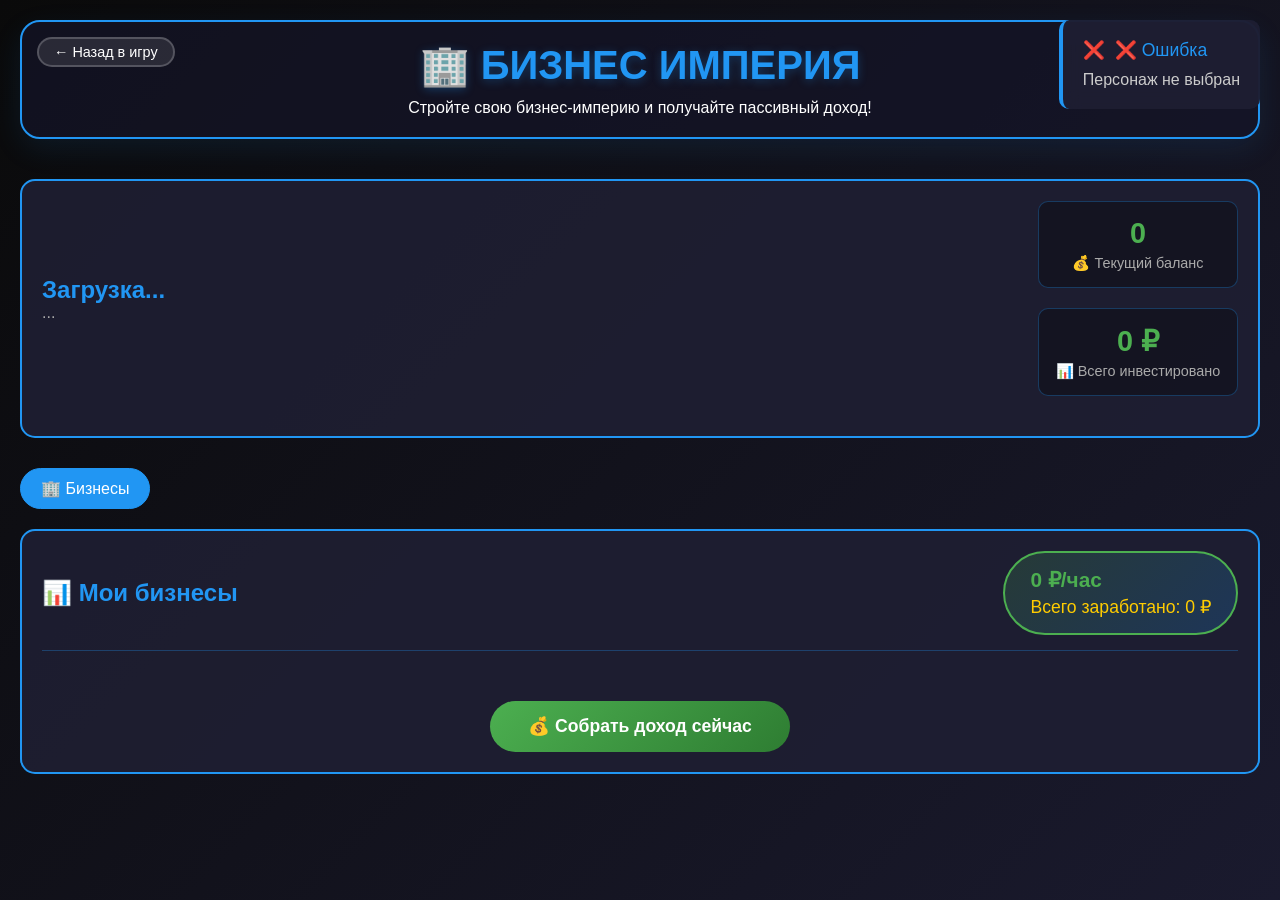
<file: business-management.html>
<!DOCTYPE html>
<html lang="ru">
<head>
    <meta charset="UTF-8">
    <meta name="viewport" content="width=device-width, initial-scale=1.0">
    <title>Бизнес Империя — без сырья</title>
    <style>
        * {
            margin: 0;
            padding: 0;
            box-sizing: border-box;
        }
        
        body {
            background: linear-gradient(135deg, #0a0a0a 0%, #1a1a2e 100%);
            color: white;
            font-family: 'Arial', sans-serif;
            min-height: 100vh;
            padding: 20px;
        }
        
        .container {
            max-width: 1400px;
            margin: 0 auto;
        }
        
        .header {
            text-align: center;
            margin-bottom: 40px;
            padding: 20px;
            background: rgba(20, 20, 40, 0.7);
            border-radius: 20px;
            border: 2px solid #2196F3;
            box-shadow: 0 10px 30px rgba(33, 150, 243, 0.1);
            position: relative;
        }
        
        .back-btn {
            position: absolute;
            top: 15px;
            left: 15px;
            background: rgba(255, 255, 255, 0.1);
            color: white;
            padding: 5px 15px;
            border-radius: 20px;
            font-size: 0.9em;
            cursor: pointer;
            transition: all 0.3s;
            border: 2px solid rgba(255, 255, 255, 0.2);
            text-decoration: none;
        }
        
        .back-btn:hover {
            background: rgba(33, 150, 243, 0.2);
            border-color: #2196F3;
        }
        
        .header h1 {
            color: #2196F3;
            font-size: 2.5em;
            margin-bottom: 10px;
            text-shadow: 0 2px 10px rgba(33, 150, 243, 0.3);
        }
        
        .character-section {
            background: rgba(30, 30, 50, 0.9);
            border-radius: 15px;
            padding: 20px;
            margin-bottom: 30px;
            border: 2px solid #2196F3;
        }
        
        .stats-grid {
            display: grid;
            grid-template-columns: repeat(auto-fit, minmax(200px, 1fr));
            gap: 20px;
            margin-top: 15px;
        }
        
        .stat-card {
            background: rgba(0, 0, 0, 0.3);
            padding: 15px;
            border-radius: 10px;
            text-align: center;
            border: 1px solid rgba(33, 150, 243, 0.3);
        }
        
        .stat-card .value {
            font-size: 1.8em;
            font-weight: bold;
            color: #4CAF50;
            margin-bottom: 5px;
        }
        
        .stat-card .label {
            color: #aaa;
            font-size: 0.9em;
        }
        
        .business-panel {
            background: rgba(30, 30, 50, 0.9);
            border-radius: 15px;
            padding: 20px;
            border: 2px solid #2196F3;
            margin-bottom: 30px;
        }
        
        .business-header {
            display: flex;
            justify-content: space-between;
            align-items: center;
            margin-bottom: 20px;
            flex-wrap: wrap;
            gap: 15px;
            padding-bottom: 15px;
            border-bottom: 1px solid rgba(33, 150, 243, 0.3);
        }
        
        .income-display {
            background: linear-gradient(135deg, rgba(76, 175, 80, 0.2), rgba(33, 150, 243, 0.2));
            padding: 15px 25px;
            border-radius: 50px;
            border: 2px solid #4CAF50;
        }
        
        .income-display .hourly {
            font-size: 1.3em;
            font-weight: bold;
            color: #4CAF50;
        }
        
        .income-display .total {
            font-size: 1.1em;
            color: #ffcc00;
            margin-top: 5px;
        }
        
        .business-grid {
            display: grid;
            grid-template-columns: repeat(auto-fit, minmax(350px, 1fr));
            gap: 25px;
            margin-bottom: 30px;
        }
        
        .business-card {
            background: rgba(40, 40, 60, 0.9);
            border-radius: 20px;
            padding: 25px;
            border: 2px solid #2196F3;
            transition: all 0.3s;
            position: relative;
            overflow: hidden;
        }
        
        .business-card:hover {
            transform: translateY(-5px);
            box-shadow: 0 15px 30px rgba(33, 150, 243, 0.3);
        }
        
        .business-card::before {
            content: '';
            position: absolute;
            top: 0;
            left: 0;
            right: 0;
            height: 4px;
            background: linear-gradient(90deg, #2196F3, #4CAF50);
        }
        
        .business-icon {
            font-size: 3.5em;
            text-align: center;
            margin-bottom: 15px;
            filter: drop-shadow(0 5px 10px rgba(33, 150, 243, 0.3));
        }
        
        .business-name {
            font-size: 1.4em;
            color: #2196F3;
            text-align: center;
            margin-bottom: 10px;
            font-weight: bold;
        }
        
        .business-desc {
            color: #aaa;
            font-size: 0.9em;
            text-align: center;
            margin-bottom: 20px;
            line-height: 1.4;
        }
        
        .business-stats {
            background: rgba(0, 0, 0, 0.3);
            padding: 15px;
            border-radius: 12px;
            margin-bottom: 15px;
        }
        
        .stat-row {
            display: flex;
            justify-content: space-between;
            margin-bottom: 10px;
            padding-bottom: 10px;
            border-bottom: 1px solid rgba(255, 255, 255, 0.1);
        }
        
        .stat-row:last-child {
            border-bottom: none;
            margin-bottom: 0;
            padding-bottom: 0;
        }
        
        .stat-label {
            color: #aaa;
        }
        
        .stat-value {
            font-weight: bold;
        }
        
        .level-badge {
            background: rgba(255, 193, 7, 0.2);
            color: #ffcc00;
            padding: 3px 10px;
            border-radius: 20px;
            font-size: 0.8em;
        }
        
        .collect-btn {
            background: linear-gradient(135deg, #4CAF50, #2E7D32);
            color: white;
            border: none;
            padding: 15px 30px;
            border-radius: 50px;
            font-size: 1.1em;
            font-weight: bold;
            cursor: pointer;
            transition: all 0.3s;
            width: 100%;
            max-width: 300px;
            margin: 20px auto 0;
            display: block;
        }
        
        .collect-btn:hover {
            transform: translateY(-3px);
            box-shadow: 0 10px 25px rgba(76, 175, 80, 0.4);
        }
        
        .collect-btn:disabled {
            opacity: 0.5;
            cursor: not-allowed;
            transform: none;
        }
        
        .notification {
            position: fixed;
            top: 20px;
            right: 20px;
            background: rgba(30, 30, 50, 0.95);
            border-left: 4px solid #2196F3;
            border-radius: 10px;
            padding: 20px;
            max-width: 300px;
            transform: translateX(100%);
            transition: transform 0.3s;
            z-index: 1100;
            backdrop-filter: blur(10px);
        }
        
        .notification.show {
            transform: translateX(0);
        }
        
        .notification-title {
            color: #2196F3;
            font-size: 1.1em;
            margin-bottom: 10px;
            display: flex;
            align-items: center;
            gap: 10px;
        }
        
        .notification-message {
            color: #ccc;
            font-size: 0.95em;
            line-height: 1.4;
        }
        
        .profit-badge {
            position: absolute;
            top: 10px;
            right: 10px;
            background: rgba(76, 175, 80, 0.2);
            color: #4CAF50;
            padding: 5px 10px;
            border-radius: 20px;
            font-size: 0.8em;
            border: 1px solid #4CAF50;
        }
        
        .tabs {
            display: flex;
            gap: 10px;
            margin-bottom: 20px;
            flex-wrap: wrap;
        }
        
        .tab {
            padding: 10px 20px;
            background: rgba(33, 150, 243, 0.1);
            border: 1px solid rgba(33, 150, 243, 0.3);
            border-radius: 30px;
            color: white;
            cursor: pointer;
            transition: all 0.3s;
        }
        
        .tab:hover {
            background: rgba(33, 150, 243, 0.2);
        }
        
        .tab.active {
            background: #2196F3;
            color: white;
            border-color: #2196F3;
        }
        
        .tab-content {
            display: none;
        }
        
        .tab-content.active {
            display: block;
        }
        
        /* Скрываем старые ресурсные блоки */
        .resources-section, #resourcesList, #tab-resources {
            display: none !important;
        }
        
        /* Оставляем только две вкладки */
        .tab:nth-child(2) {
            display: none;
        }
        
        @media (max-width: 768px) {
            .business-grid {
                grid-template-columns: 1fr;
            }
            
            .business-header {
                flex-direction: column;
                text-align: center;
            }
            
            .stats-grid {
                grid-template-columns: 1fr;
            }
        }
    </style>
</head>
<body>
    <div class="container">
        <!-- Заголовок -->
        <div class="header">
            <a href="game-world.html" class="back-btn">← Назад в игру</a>
            <h1>🏢 БИЗНЕС ИМПЕРИЯ</h1>
            <p>Стройте свою бизнес-империю и получайте пассивный доход!</p>
        </div>
        
        <!-- Информация о персонаже -->
        <div class="character-section">
            <div style="display: flex; justify-content: space-between; align-items: center; flex-wrap: wrap; margin-bottom: 20px;">
                <div>
                    <h2 id="characterName" style="color: #2196F3;">Загрузка...</h2>
                    <p id="characterClass" style="color: #aaa;">...</p>
                </div>
                <div class="stats-grid" style="margin-top: 0; width: auto;">
                    <div class="stat-card" style="min-width: 150px;">
                        <div class="value" id="moneyValue">0</div>
                        <div class="label">💰 Текущий баланс</div>
                    </div>
                    <div class="stat-card" style="min-width: 150px;">
                        <div class="value" id="totalInvested">0 ₽</div>
                        <div class="label">📊 Всего инвестировано</div>
                    </div>
                </div>
            </div>
        </div>
        
        <!-- Вкладки (теперь только две: Бизнесы и История) -->
        <div class="tabs">
            <div class="tab active" onclick="switchTab('businesses')">🏢 Бизнесы</div>
            <div class="tab" onclick="switchTab('history')">📜 История</div>
        </div>
        
        <!-- Вкладка: Бизнесы -->
        <div id="tab-businesses" class="tab-content active">
            <div class="business-panel">
                <div class="business-header">
                    <h2 style="color: #2196F3;">📊 Мои бизнесы</h2>
                    <div class="income-display">
                        <div class="hourly" id="totalIncome">0 ₽/час</div>
                        <div class="total" id="totalEarned">Всего заработано: 0 ₽</div>
                    </div>
                </div>
                
                <!-- Список бизнесов -->
                <div id="businessList" class="business-grid"></div>
                
                <!-- Кнопка сбора дохода -->
                <button class="collect-btn" onclick="collectIncome()" id="collectBtn">
                    💰 Собрать доход сейчас
                </button>
            </div>
        </div>
        
        <!-- Вкладка: История -->
        <div id="tab-history" class="tab-content">
            <div class="business-panel">
                <h2 style="color: #2196F3; margin-bottom: 20px;">📜 История доходов</h2>
                <div class="history-list" id="incomeHistory" style="max-height: 500px; overflow-y: auto;"></div>
            </div>
        </div>
    </div>
    
    <!-- Уведомления -->
    <div class="notification" id="notification">
        <div class="notification-title">
            <span id="notificationIcon">📢</span>
            <span id="notificationTitle">Уведомление</span>
        </div>
        <div id="notificationMessage" style="color: #ccc;"></div>
    </div>
    
    <script>
        // ===== ДАННЫЕ О БИЗНЕСАХ (ПОЛНОСТЬЮ БЕЗ ССЫЛОК НА СЫРЬЁ) =====
        const BUSINESS_TYPES = [
            {
                id: 1,
                name: 'Киоск',
                description: 'Небольшой продуктовый киоск. Быстрая окупаемость.',
                icon: '🏪',
                basePrice: 5000,
                baseIncome: 100,
                level: 0,
                maxLevel: 5,
                priceMultiplier: 1.5,
                incomeMultiplier: 1.3
            },
            {
                id: 2,
                name: 'Кафе',
                description: 'Уютное кафе. Стабильный поток клиентов.',
                icon: '☕',
                basePrice: 15000,
                baseIncome: 400,
                level: 0,
                maxLevel: 5,
                priceMultiplier: 1.6,
                incomeMultiplier: 1.4
            },
            {
                id: 3,
                name: 'Магазин',
                description: 'Продуктовый магазин. Большой ассортимент.',
                icon: '🏬',
                basePrice: 30000,
                baseIncome: 1000,
                level: 0,
                maxLevel: 5,
                priceMultiplier: 1.7,
                incomeMultiplier: 1.5
            },
            {
                id: 4,
                name: 'Ресторан',
                description: 'Элитный ресторан. Высокая маржинальность.',
                icon: '🍽️',
                basePrice: 75000,
                baseIncome: 2500,
                level: 0,
                maxLevel: 5,
                priceMultiplier: 1.8,
                incomeMultiplier: 1.6
            },
            {
                id: 5,
                name: 'Отель',
                description: 'Комфортабельный отель. Премиум-услуги.',
                icon: '🏨',
                basePrice: 150000,
                baseIncome: 6000,
                level: 0,
                maxLevel: 5,
                priceMultiplier: 1.9,
                incomeMultiplier: 1.7
            },
            {
                id: 6,
                name: 'Завод',
                description: 'Промышленное производство. Максимальная прибыль.',
                icon: '🏭',
                basePrice: 300000,
                baseIncome: 15000,
                level: 0,
                maxLevel: 5,
                priceMultiplier: 2.0,
                incomeMultiplier: 1.8
            }
        ];
        
        // ===== ГЛОБАЛЬНЫЕ ПЕРЕМЕННЫЕ =====
        let activeCharacter = null;
        let characterStats = null;
        let userBusinesses = [];
        let incomeHistory = [];
        
        // ===== ЗАГРУЗКА ДАННЫХ =====
        function loadData() {
            const savedCharacter = localStorage.getItem('activeCharacter');
            if (savedCharacter) {
                try {
                    activeCharacter = JSON.parse(savedCharacter);
                } catch (e) {
                    showNotification('❌ Ошибка', 'Не удалось загрузить персонажа', '❌');
                    setTimeout(() => window.location.href = 'game-world.html', 2000);
                    return false;
                }
            } else {
                showNotification('❌ Ошибка', 'Персонаж не выбран', '❌');
                setTimeout(() => window.location.href = 'game-world.html', 2000);
                return false;
            }
            
            if (activeCharacter && activeCharacter.id) {
                const statsKey = `characterStats_${activeCharacter.id}`;
                const savedStats = localStorage.getItem(statsKey);
                
                if (savedStats) {
                    try {
                        characterStats = JSON.parse(savedStats);
                    } catch (e) {
                        createDefaultStats();
                    }
                } else {
                    const oldStats = localStorage.getItem('characterStats');
                    if (oldStats) {
                        try {
                            characterStats = JSON.parse(oldStats);
                        } catch (e) {
                            createDefaultStats();
                        }
                    } else {
                        createDefaultStats();
                    }
                }
                
                // Инициализируем бизнес данные (без ресурсов)
                if (!characterStats.business) {
                    characterStats.business = {
                        unlocked: true,
                        businesses: [],
                        lastCollection: Date.now(),
                        totalEarned: 0,
                        history: []
                    };
                }
                
                // Очищаем старые ресурсы, если они есть (на случай перехода с сырьевой версии)
                if (characterStats.business.resources) {
                    delete characterStats.business.resources;
                }
                
                // Инициализируем историю
                if (!characterStats.business.history) {
                    characterStats.business.history = [];
                }
                
                userBusinesses = characterStats.business.businesses || [];
                incomeHistory = characterStats.business.history || [];
                
                updateUI();
                return true;
            }
            
            return false;
        }
        
        function createDefaultStats() {
            characterStats = {
                money: 20000, // чуть больше стартового капитала для покупок
                energy: 100,
                maxEnergy: 100,
                strength: 10,
                luck: 5,
                experience: 0,
                level: 1,
                business: {
                    unlocked: true,
                    businesses: [],
                    lastCollection: Date.now(),
                    totalEarned: 0,
                    history: []
                }
            };
        }
        
        // ===== СОХРАНЕНИЕ ДАННЫХ =====
        function saveData() {
            if (!activeCharacter || !activeCharacter.id || !characterStats) return;
            
            characterStats.business.businesses = userBusinesses;
            characterStats.business.history = incomeHistory;
            // удаляем ресурсы если вдруг затесались
            if (characterStats.business.resources) delete characterStats.business.resources;
            
            const statsKey = `characterStats_${activeCharacter.id}`;
            localStorage.setItem(statsKey, JSON.stringify(characterStats));
            localStorage.setItem('characterStats', JSON.stringify(characterStats));
        }
        
        // ===== ОБНОВЛЕНИЕ ИНТЕРФЕЙСА =====
        function updateUI() {
            if (!activeCharacter || !characterStats) return;
            
            document.getElementById('characterName').textContent = activeCharacter.name || 'Персонаж';
            document.getElementById('characterClass').textContent = `Класс: ${activeCharacter.class || 'Магнат'}`;
            document.getElementById('moneyValue').textContent = (characterStats.money || 0).toLocaleString() + ' ₽';
            
            const totalInvested = calculateTotalInvested();
            document.getElementById('totalInvested').textContent = totalInvested.toLocaleString() + ' ₽';
            
            updateBusinessList();
            updateIncomeInfo();
            updateHistoryList();
        }
        
        // ===== ОБНОВЛЕНИЕ СПИСКА БИЗНЕСОВ (БЕЗ РЕСУРСОВ) =====
        function updateBusinessList() {
            const businessList = document.getElementById('businessList');
            if (!businessList) return;
            
            let html = '';
            
            BUSINESS_TYPES.forEach(business => {
                const userBusiness = userBusinesses.find(b => b.id === business.id);
                const level = userBusiness ? userBusiness.level : 0;
                
                let currentPrice = business.basePrice;
                let currentIncome = business.baseIncome;
                
                for (let i = 0; i < level; i++) {
                    currentPrice = Math.floor(currentPrice * business.priceMultiplier);
                    currentIncome = Math.floor(currentIncome * business.incomeMultiplier);
                }
                
                const nextPrice = level < business.maxLevel ? 
                    Math.floor(currentPrice * business.priceMultiplier) : null;
                const nextIncome = level < business.maxLevel ? 
                    Math.floor(currentIncome * business.incomeMultiplier) : null;
                
                const canBuy = level < business.maxLevel && characterStats.money >= nextPrice;
                
                html += `
                    <div class="business-card">
                        <div class="profit-badge">💰 ${currentIncome} ₽/час</div>
                        <div class="business-icon">${business.icon}</div>
                        <div class="business-name">${business.name}</div>
                        <div class="business-desc">${business.description}</div>
                        
                        <div class="business-stats">
                            <div class="stat-row">
                                <span class="stat-label">Уровень:</span>
                                <span class="stat-value level-badge">${level}/${business.maxLevel}</span>
                            </div>
                            <div class="stat-row">
                                <span class="stat-label">Доход в час:</span>
                                <span class="stat-value" style="color: #4CAF50;">${currentIncome} ₽</span>
                            </div>
                            <div class="stat-row">
                                <span class="stat-label">Всего вложено:</span>
                                <span class="stat-value" style="color: #ff6666;">${calculateTotalInvestment(business, level)} ₽</span>
                            </div>
                        </div>
                        
                        ${level < business.maxLevel ? `
                            <div style="background: rgba(33, 150, 243, 0.1); padding: 15px; border-radius: 10px; margin-bottom: 15px;">
                                <div class="stat-row">
                                    <span class="stat-label">Следующий уровень:</span>
                                    <span class="stat-value" style="color: #ffcc00;">+1</span>
                                </div>
                                <div class="stat-row">
                                    <span class="stat-label">Цена улучшения:</span>
                                    <span class="stat-value" style="color: ${canBuy ? '#4CAF50' : '#ff6666'};">${nextPrice} ₽</span>
                                </div>
                                <div class="stat-row">
                                    <span class="stat-label">Новый доход:</span>
                                    <span class="stat-value" style="color: #4CAF50;">+${nextIncome - currentIncome} ₽/час</span>
                                </div>
                                <div class="stat-row">
                                    <span class="stat-label">Окупаемость:</span>
                                    <span class="stat-value" style="color: #ffcc00;">${Math.round(nextPrice / (nextIncome - currentIncome))} ч</span>
                                </div>
                            </div>
                            
                            <button class="resource-btn" onclick="buyBusiness(${business.id})" 
                                style="width: 100%; background: ${canBuy ? 'linear-gradient(135deg, #4CAF50, #2E7D32)' : '#666'}; border: none; border-radius: 8px; padding: 12px; color: white; font-weight: bold; cursor: ${canBuy ? 'pointer' : 'not-allowed'};"
                                ${canBuy ? '' : 'disabled'}>
                                ${level === 0 ? '💰 Купить бизнес' : '📈 Улучшить бизнес'}
                            </button>
                        ` : `
                            <div style="text-align: center; padding: 15px; background: rgba(255, 193, 7, 0.1); border-radius: 10px; color: #ffcc00;">
                                ⭐ Максимальный уровень достигнут!
                            </div>
                        `}
                    </div>
                `;
            });
            
            businessList.innerHTML = html;
        }
        
        // ===== РАСЧЕТ ОБЩИХ ИНВЕСТИЦИЙ =====
        function calculateTotalInvested() {
            let total = 0;
            userBusinesses.forEach(userBusiness => {
                const business = BUSINESS_TYPES.find(b => b.id === userBusiness.id);
                if (business) {
                    total += calculateTotalInvestment(business, userBusiness.level);
                }
            });
            return total;
        }
        
        function calculateTotalInvestment(business, level) {
            let total = 0;
            let price = business.basePrice;
            for (let i = 0; i < level; i++) {
                total += price;
                price = Math.floor(price * business.priceMultiplier);
            }
            return total;
        }
        
        // ===== ОБНОВЛЕНИЕ ИНФОРМАЦИИ О ДОХОДЕ =====
        function updateIncomeInfo() {
            const totalIncome = calculateTotalIncome();
            document.getElementById('totalIncome').textContent = totalIncome.toLocaleString() + ' ₽/час';
            
            const totalEarned = characterStats.business.totalEarned || 0;
            document.getElementById('totalEarned').textContent = `Всего заработано: ${totalEarned.toLocaleString()} ₽`;
        }
        
        function calculateTotalIncome() {
            let total = 0;
            userBusinesses.forEach(userBusiness => {
                const business = BUSINESS_TYPES.find(b => b.id === userBusiness.id);
                if (business) {
                    let income = business.baseIncome;
                    for (let i = 0; i < userBusiness.level; i++) {
                        income = Math.floor(income * business.incomeMultiplier);
                    }
                    total += income;
                }
            });
            return total;
        }
        
        // ===== ПОКУПКА БИЗНЕСА (БЕЗ РЕСУРСОВ) =====
        function buyBusiness(businessId) {
            if (!activeCharacter || !characterStats) {
                showNotification('❌ Ошибка', 'Данные не загружены', '❌');
                return;
            }
            
            const business = BUSINESS_TYPES.find(b => b.id === businessId);
            if (!business) return;
            
            let userBusiness = userBusinesses.find(b => b.id === businessId);
            const currentLevel = userBusiness ? userBusiness.level : 0;
            
            if (currentLevel >= business.maxLevel) {
                showNotification('❌ Ошибка', 'Максимальный уровень достигнут', '❌');
                return;
            }
            
            let price = business.basePrice;
            for (let i = 0; i < currentLevel; i++) {
                price = Math.floor(price * business.priceMultiplier);
            }
            
            if (characterStats.money < price) {
                showNotification('❌ Недостаточно средств', 
                    `Нужно ${price} ₽, у вас ${characterStats.money} ₽`, '💰');
                return;
            }
            
            characterStats.money -= price;
            
            if (userBusiness) {
                userBusiness.level += 1;
            } else {
                userBusinesses.push({
                    id: business.id,
                    level: 1,
                    purchasedAt: Date.now()
                });
            }
            
            saveData();
            updateUI();
            
            showNotification('✅ Успешно!', 
                `${business.name} улучшен до уровня ${currentLevel + 1}!`, '🏢');
        }
        
        // ===== СБОР ДОХОДА (ПРОСТО НАЧИСЛЕНИЕ, БЕЗ РЕСУРСОВ) =====
        function collectIncome() {
            if (!activeCharacter || !characterStats) return;
            
            // Считаем доход за 1 час (можно добавить множитель времени, но для простоты 1 час за клик)
            const totalIncome = calculateTotalIncome();
            
            if (totalIncome <= 0) {
                showNotification('ℹ️ Информация', 
                    'У вас нет бизнесов, приносящих доход', '🏢');
                return;
            }
            
            // Начисляем доход
            characterStats.money += totalIncome;
            characterStats.business.totalEarned = (characterStats.business.totalEarned || 0) + totalIncome;
            characterStats.business.lastCollection = Date.now();
            
            // Добавляем запись в историю
            incomeHistory.push({
                time: Date.now(),
                amount: totalIncome,
                business: 'Сбор дохода',
                hours: 1
            });
            
            // Ограничиваем историю последними 50 записями
            if (incomeHistory.length > 50) {
                incomeHistory = incomeHistory.slice(-50);
            }
            
            saveData();
            updateUI();
            
            showNotification('💰 Доход получен!', 
                `Ваши бизнесы принесли ${totalIncome} ₽!`, '🏢');
        }
        
        // ===== ОБНОВЛЕНИЕ ИСТОРИИ =====
        function updateHistoryList() {
            const historyList = document.getElementById('incomeHistory');
            if (!historyList) return;
            
            if (incomeHistory.length === 0) {
                historyList.innerHTML = `
                    <div style="text-align: center; padding: 30px; color: #aaa;">
                        📭 История доходов пуста
                    </div>
                `;
                return;
            }
            
            let html = '';
            incomeHistory.slice().reverse().forEach(entry => {
                const date = new Date(entry.time);
                const timeStr = date.toLocaleString();
                
                html += `
                    <div class="history-item" style="display: flex; justify-content: space-between; padding: 12px; border-bottom: 1px solid rgba(255,255,255,0.1);">
                        <div>
                            <span class="business" style="color: #2196F3;">${entry.business}</span>
                            <span class="time" style="color: #aaa; font-size: 0.9em;"> (${timeStr})</span>
                        </div>
                        <div>
                            <span class="amount" style="color: #4CAF50; font-weight: bold;">+${entry.amount} ₽</span>
                        </div>
                    </div>
                `;
            });
            
            historyList.innerHTML = html;
        }
        
        // ===== ПЕРЕКЛЮЧЕНИЕ ВКЛАДОК =====
        function switchTab(tabId) {
            document.querySelectorAll('.tab').forEach(tab => tab.classList.remove('active'));
            document.querySelectorAll('.tab-content').forEach(content => content.classList.remove('active'));
            
            // Активируем нужную вкладку
            const tabs = document.querySelectorAll('.tab');
            if (tabId === 'businesses') {
                tabs[0].classList.add('active');
                document.getElementById('tab-businesses').classList.add('active');
            } else if (tabId === 'history') {
                tabs[1].classList.add('active');
                document.getElementById('tab-history').classList.add('active');
            }
        }
        
        // ===== УВЕДОМЛЕНИЯ =====
        function showNotification(title, message, icon = '📢') {
            const notification = document.getElementById('notification');
            document.getElementById('notificationIcon').textContent = icon;
            document.getElementById('notificationTitle').textContent = title;
            document.getElementById('notificationMessage').textContent = message;
            
            notification.style.transform = 'translateX(0)';
            
            setTimeout(() => {
                notification.style.transform = 'translateX(100%)';
            }, 3000);
        }
        
        // ===== ИНИЦИАЛИЗАЦИЯ =====
        document.addEventListener('DOMContentLoaded', function() {
            if (loadData()) {
                // Периодическое обновление (раз в минуту обновляем список, но доход только по клику)
                setInterval(() => {
                    updateBusinessList();
                }, 60000);
            }
        });
        
        window.addEventListener('beforeunload', function() {
            saveData();
        });
    </script>
</body>
</html>
</file>
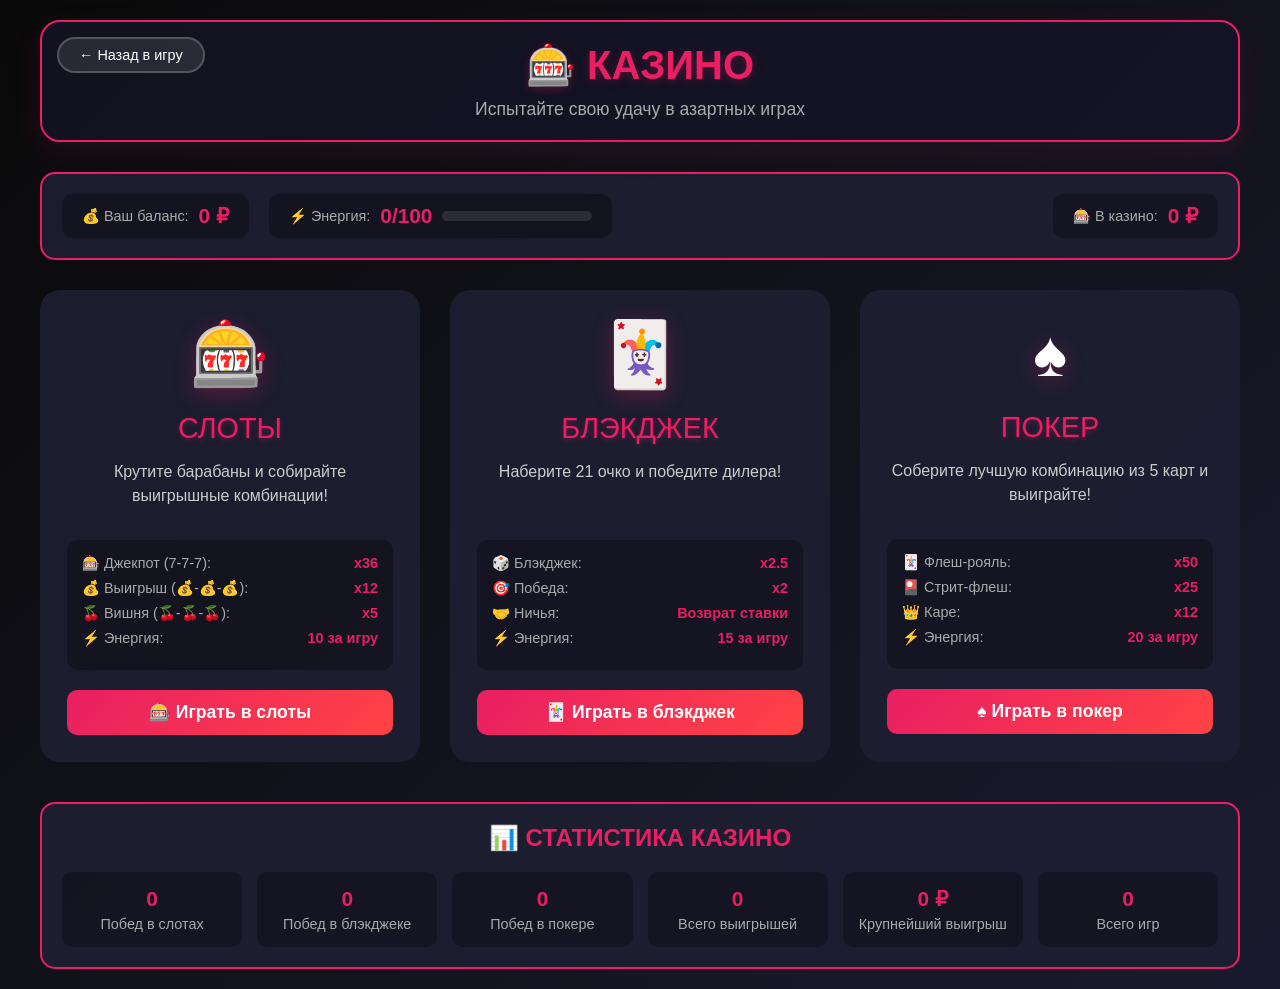
<file: casino.html>
<!DOCTYPE html>
<html lang="ru">
<head>
    <meta charset="UTF-8">
    <meta name="viewport" content="width=device-width, initial-scale=1.0">
    <title>Казино - Азартные игры</title>
    <style>
        * {
            margin: 0;
            padding: 0;
            box-sizing: border-box;
        }
        
        body {
            background: linear-gradient(135deg, #0a0a0a 0%, #1a1a2e 100%);
            color: white;
            font-family: 'Arial', sans-serif;
            min-height: 100vh;
            padding: 20px;
            overflow-x: hidden;
        }
        
        .container {
            max-width: 1200px;
            margin: 0 auto;
            animation: fadeIn 0.5s ease-out;
        }
        
        @keyframes fadeIn {
            from { opacity: 0; transform: translateY(20px); }
            to { opacity: 1; transform: translateY(0); }
        }
        
        .header {
            text-align: center;
            margin-bottom: 30px;
            padding: 20px;
            background: rgba(20, 20, 40, 0.7);
            border-radius: 20px;
            border: 2px solid #E91E63;
            box-shadow: 0 10px 30px rgba(233, 30, 99, 0.1);
            position: relative;
        }
        
        .back-btn {
            position: absolute;
            top: 15px;
            left: 15px;
            background: rgba(255, 255, 255, 0.1);
            color: white;
            padding: 8px 20px;
            border-radius: 20px;
            font-size: 0.9em;
            cursor: pointer;
            transition: all 0.3s;
            border: 2px solid rgba(255, 255, 255, 0.2);
            text-decoration: none;
            display: flex;
            align-items: center;
            gap: 8px;
        }
        
        .back-btn:hover {
            background: rgba(233, 30, 99, 0.2);
            border-color: #E91E63;
        }
        
        .header h1 {
            color: #E91E63;
            font-size: 2.5em;
            margin-bottom: 10px;
            text-shadow: 0 2px 10px rgba(233, 30, 99, 0.3);
        }
        
        .header p {
            color: #aaa;
            font-size: 1.1em;
        }
        
        .balance-section {
            background: rgba(30, 30, 50, 0.9);
            border-radius: 15px;
            padding: 20px;
            margin-bottom: 30px;
            border: 2px solid #E91E63;
            display: flex;
            justify-content: space-between;
            align-items: center;
            flex-wrap: wrap;
            gap: 20px;
        }
        
        .balance-info {
            display: flex;
            align-items: center;
            gap: 20px;
            flex-wrap: wrap;
        }
        
        .balance-item {
            display: flex;
            align-items: center;
            gap: 10px;
            background: rgba(0, 0, 0, 0.3);
            padding: 10px 20px;
            border-radius: 10px;
        }
        
        .balance-label {
            color: #aaa;
            font-size: 0.9em;
        }
        
        .balance-value {
            color: #E91E63;
            font-size: 1.3em;
            font-weight: bold;
        }
        
        .energy-bar {
            width: 150px;
            height: 10px;
            background: rgba(255, 255, 255, 0.1);
            border-radius: 5px;
            overflow: hidden;
        }
        
        .energy-fill {
            height: 100%;
            background: linear-gradient(90deg, #E91E63, #ff4444);
            border-radius: 5px;
            transition: width 0.3s;
        }
        
        .games-grid {
            display: grid;
            grid-template-columns: repeat(auto-fit, minmax(300px, 1fr));
            gap: 30px;
            margin-bottom: 40px;
        }
        
        .game-card {
            background: rgba(30, 30, 50, 0.9);
            border-radius: 20px;
            padding: 25px;
            text-align: center;
            transition: all 0.3s;
            border: 2px solid transparent;
            position: relative;
            overflow: hidden;
            cursor: pointer;
        }
        
        .game-card:hover {
            transform: translateY(-10px);
            border-color: #E91E63;
            box-shadow: 0 15px 30px rgba(233, 30, 99, 0.2);
        }
        
        .game-card::before {
            content: '';
            position: absolute;
            top: 0;
            left: 0;
            right: 0;
            height: 4px;
            background: linear-gradient(90deg, #E91E63, #ff4444);
            transform: scaleX(0);
            transition: transform 0.3s;
        }
        
        .game-card:hover::before {
            transform: scaleX(1);
        }
        
        .game-icon {
            font-size: 4em;
            margin-bottom: 20px;
            filter: drop-shadow(0 5px 10px rgba(233, 30, 99, 0.3));
        }
        
        .game-title {
            font-size: 1.8em;
            color: #E91E63;
            margin-bottom: 15px;
            text-shadow: 0 2px 5px rgba(233, 30, 99, 0.3);
        }
        
        .game-description {
            color: #ccc;
            margin-bottom: 20px;
            line-height: 1.5;
            min-height: 60px;
        }
        
        .game-rules {
            background: rgba(0, 0, 0, 0.3);
            padding: 15px;
            border-radius: 10px;
            margin-bottom: 20px;
            text-align: left;
        }
        
        .rule-item {
            display: flex;
            justify-content: space-between;
            margin-bottom: 8px;
            color: #aaa;
            font-size: 0.9em;
        }
        
        .rule-item span:last-child {
            color: #E91E63;
            font-weight: bold;
        }
        
        .bet-control {
            display: flex;
            align-items: center;
            justify-content: center;
            gap: 10px;
            margin-bottom: 20px;
        }
        
        .bet-input {
            background: rgba(0, 0, 0, 0.5);
            border: 2px solid #E91E63;
            border-radius: 10px;
            padding: 10px 15px;
            color: white;
            font-size: 1em;
            width: 120px;
            text-align: center;
        }
        
        .bet-input:focus {
            outline: none;
            box-shadow: 0 0 10px rgba(233, 30, 99, 0.3);
        }
        
        .bet-btn {
            background: linear-gradient(135deg, #E91E63, #ff4444);
            color: white;
            border: none;
            border-radius: 10px;
            padding: 12px 25px;
            font-size: 1.1em;
            font-weight: bold;
            cursor: pointer;
            transition: all 0.3s;
            width: 100%;
        }
        
        .bet-btn:hover {
            transform: translateY(-3px);
            box-shadow: 0 8px 20px rgba(233, 30, 99, 0.4);
        }
        
        .bet-btn:disabled {
            opacity: 0.5;
            cursor: not-allowed;
            transform: none;
            box-shadow: none;
        }
        
        .game-table {
            background: rgba(0, 0, 0, 0.3);
            border-radius: 20px;
            padding: 30px;
            margin-top: 20px;
            display: none;
            border: 2px solid #E91E63;
        }
        
        .game-table.show {
            display: block;
            animation: slideIn 0.3s;
        }
        
        @keyframes slideIn {
            from { opacity: 0; transform: translateY(20px); }
            to { opacity: 1; transform: translateY(0); }
        }
        
        .cards {
            display: flex;
            justify-content: center;
            gap: 15px;
            margin-bottom: 30px;
            flex-wrap: wrap;
        }
        
        .card {
            width: 80px;
            height: 120px;
            background: linear-gradient(135deg, #fff, #f0f0f0);
            border-radius: 10px;
            display: flex;
            align-items: center;
            justify-content: center;
            font-size: 2em;
            color: black;
            box-shadow: 0 5px 15px rgba(0, 0, 0, 0.3);
            border: 2px solid #E91E63;
            position: relative;
            animation: cardFlip 0.3s;
        }
        
        @keyframes cardFlip {
            from { transform: rotateY(90deg); }
            to { transform: rotateY(0); }
        }
        
        .slot-machine {
            background: #222;
            border-radius: 20px;
            padding: 30px;
            display: flex;
            flex-direction: column;
            align-items: center;
            gap: 30px;
        }
        
        .slot-reels {
            display: flex;
            gap: 20px;
            justify-content: center;
        }
        
        .slot-reel {
            width: 100px;
            height: 100px;
            background: #000;
            border: 3px solid #E91E63;
            border-radius: 10px;
            display: flex;
            align-items: center;
            justify-content: center;
            font-size: 3em;
            color: #E91E63;
            transition: all 0.1s;
        }
        
        .slot-reel.spinning {
            animation: spin 0.1s linear infinite;
        }
        
        @keyframes spin {
            0% { transform: scale(1); }
            50% { transform: scale(1.1); }
            100% { transform: scale(1); }
        }
        
        .poker-hand {
            display: flex;
            justify-content: center;
            gap: 10px;
            flex-wrap: wrap;
            margin-bottom: 20px;
        }
        
        .result-area {
            background: rgba(0, 0, 0, 0.5);
            border-radius: 10px;
            padding: 15px;
            margin-top: 20px;
            text-align: center;
            color: #E91E63;
            font-size: 1.2em;
            font-weight: bold;
        }
        
        .stats-section {
            background: rgba(30, 30, 50, 0.9);
            border-radius: 15px;
            padding: 20px;
            margin-top: 30px;
            border: 2px solid #E91E63;
        }
        
        .stats-grid {
            display: grid;
            grid-template-columns: repeat(auto-fit, minmax(150px, 1fr));
            gap: 15px;
            margin-top: 15px;
        }
        
        .stat-item {
            background: rgba(0, 0, 0, 0.3);
            padding: 15px;
            border-radius: 10px;
            text-align: center;
        }
        
        .stat-value {
            font-size: 1.3em;
            color: #E91E63;
            font-weight: bold;
            margin-bottom: 5px;
        }
        
        .stat-label {
            color: #aaa;
            font-size: 0.9em;
        }
        
        .message {
            position: fixed;
            top: 50%;
            left: 50%;
            transform: translate(-50%, -50%);
            background: rgba(0, 0, 0, 0.95);
            border: 2px solid #E91E63;
            border-radius: 15px;
            padding: 30px;
            max-width: 400px;
            width: 90%;
            text-align: center;
            z-index: 1000;
            display: none;
            animation: fadeIn 0.3s;
        }
        
        .message.show {
            display: block;
        }
        
        .message-title {
            color: #E91E63;
            font-size: 1.5em;
            margin-bottom: 15px;
        }
        
        .message-text {
            color: white;
            margin-bottom: 20px;
            line-height: 1.5;
        }
        
        .message-close {
            background: linear-gradient(135deg, #E91E63, #ff4444);
            color: white;
            border: none;
            border-radius: 10px;
            padding: 12px 30px;
            font-size: 1em;
            font-weight: bold;
            cursor: pointer;
            transition: all 0.3s;
        }
        
        .message-close:hover {
            transform: scale(1.05);
        }
        
        .overlay {
            display: none;
            position: fixed;
            top: 0;
            left: 0;
            right: 0;
            bottom: 0;
            background: rgba(0, 0, 0, 0.8);
            z-index: 999;
        }
        
        .overlay.show {
            display: block;
        }
        
        @media (max-width: 768px) {
            .games-grid {
                grid-template-columns: 1fr;
            }
            
            .balance-section {
                flex-direction: column;
                align-items: flex-start;
            }
            
            .back-btn {
                position: static;
                margin-bottom: 15px;
            }
            
            .slot-reel {
                width: 70px;
                height: 70px;
                font-size: 2.5em;
            }
            
            .card {
                width: 60px;
                height: 90px;
                font-size: 1.5em;
            }
        }
    </style>
</head>
<body>
    <!-- Оверлей и сообщение -->
    <div class="overlay" id="overlay"></div>
    <div class="message" id="message">
        <div class="message-title" id="messageTitle">Результат</div>
        <div class="message-text" id="messageText"></div>
        <button class="message-close" onclick="hideMessage()">Закрыть</button>
    </div>
    
    <div class="container">
        <!-- Заголовок -->
        <div class="header">
            <a href="game-world.html" class="back-btn">
                ← Назад в игру
            </a>
            <h1>🎰 КАЗИНО</h1>
            <p>Испытайте свою удачу в азартных играх</p>
        </div>
        
        <!-- Баланс и энергия -->
        <div class="balance-section">
            <div class="balance-info">
                <div class="balance-item">
                    <span class="balance-label">💰 Ваш баланс:</span>
                    <span class="balance-value" id="moneyValue">0 ₽</span>
                </div>
                <div class="balance-item">
                    <span class="balance-label">⚡ Энергия:</span>
                    <span class="balance-value" id="energyValue">0/100</span>
                    <div class="energy-bar">
                        <div class="energy-fill" id="energyBar" style="width: 0%"></div>
                    </div>
                </div>
            </div>
            <div class="balance-item">
                <span class="balance-label">🎰 В казино:</span>
                <span class="balance-value" id="casinoBalance">0 ₽</span>
            </div>
        </div>
        
        <!-- Три игры -->
        <div class="games-grid">
            <!-- Слоты -->
            <div class="game-card" onclick="showGame('slots')">
                <div class="game-icon">🎰</div>
                <div class="game-title">СЛОТЫ</div>
                <div class="game-description">
                    Крутите барабаны и собирайте выигрышные комбинации!
                </div>
                <div class="game-rules">
                    <div class="rule-item">
                        <span>🎰 Джекпот (7-7-7):</span>
                        <span>x36</span>
                    </div>
                    <div class="rule-item">
                        <span>💰 Выигрыш (💰-💰-💰):</span>
                        <span>x12</span>
                    </div>
                    <div class="rule-item">
                        <span>🍒 Вишня (🍒-🍒-🍒):</span>
                        <span>x5</span>
                    </div>
                    <div class="rule-item">
                        <span>⚡ Энергия:</span>
                        <span>10 за игру</span>
                    </div>
                </div>
                <button class="bet-btn" onclick="event.stopPropagation(); showGame('slots')">
                    🎰 Играть в слоты
                </button>
            </div>
            
            <!-- Блэкджек -->
            <div class="game-card" onclick="showGame('blackjack')">
                <div class="game-icon">🃏</div>
                <div class="game-title">БЛЭКДЖЕК</div>
                <div class="game-description">
                    Наберите 21 очко и победите дилера!
                </div>
                <div class="game-rules">
                    <div class="rule-item">
                        <span>🎲 Блэкджек:</span>
                        <span>x2.5</span>
                    </div>
                    <div class="rule-item">
                        <span>🎯 Победа:</span>
                        <span>x2</span>
                    </div>
                    <div class="rule-item">
                        <span>🤝 Ничья:</span>
                        <span>Возврат ставки</span>
                    </div>
                    <div class="rule-item">
                        <span>⚡ Энергия:</span>
                        <span>15 за игру</span>
                    </div>
                </div>
                <button class="bet-btn" onclick="event.stopPropagation(); showGame('blackjack')">
                    🃏 Играть в блэкджек
                </button>
            </div>
            
            <!-- Покер -->
            <div class="game-card" onclick="showGame('poker')">
                <div class="game-icon">♠️</div>
                <div class="game-title">ПОКЕР</div>
                <div class="game-description">
                    Соберите лучшую комбинацию из 5 карт и выиграйте!
                </div>
                <div class="game-rules">
                    <div class="rule-item">
                        <span>🃏 Флеш-рояль:</span>
                        <span>x50</span>
                    </div>
                    <div class="rule-item">
                        <span>🎴 Стрит-флеш:</span>
                        <span>x25</span>
                    </div>
                    <div class="rule-item">
                        <span>👑 Каре:</span>
                        <span>x12</span>
                    </div>
                    <div class="rule-item">
                        <span>⚡ Энергия:</span>
                        <span>20 за игру</span>
                    </div>
                </div>
                <button class="bet-btn" onclick="event.stopPropagation(); showGame('poker')">
                    ♠️ Играть в покер
                </button>
            </div>
        </div>
        
        <!-- Игровой стол для слотов -->
        <div id="slotsGame" class="game-table">
            <h2 style="color: #E91E63; text-align: center; margin-bottom: 20px;">🎰 СЛОТ-МАШИНА</h2>
            <div class="slot-machine">
                <div class="slot-reels">
                    <div class="slot-reel" id="slot1">🍒</div>
                    <div class="slot-reel" id="slot2">🍒</div>
                    <div class="slot-reel" id="slot3">🍒</div>
                </div>
                <div style="display: flex; gap: 20px; align-items: center; flex-wrap: wrap; justify-content: center;">
                    <div style="display: flex; align-items: center; gap: 10px;">
                        <span style="color: #aaa;">Ставка:</span>
                        <input type="number" id="slotsBet" min="10" max="1000" value="100" class="bet-input">
                    </div>
                    <button class="bet-btn" onclick="playSlots()" style="width: auto; padding: 12px 40px;">
                        🎰 Крутить
                    </button>
                </div>
                <div id="slotsResult" class="result-area"></div>
            </div>
        </div>
        
        <!-- Игровой стол для блэкджека -->
        <div id="blackjackGame" class="game-table">
            <h2 style="color: #E91E63; text-align: center; margin-bottom: 20px;">🃏 БЛЭКДЖЕК</h2>
            <div style="text-align: center;">
                <div style="margin-bottom: 20px; position: relative;">
                    <div style="display: flex; justify-content: space-between; align-items: center; margin-bottom: 10px; padding: 0 10px;">
                        <span style="color: #aaa; font-size: 1.1em;">👨‍💼 Дилер:</span>
                        <div style="background: rgba(233, 30, 99, 0.15); padding: 8px 20px; border-radius: 30px; border: 1px solid #E91E63;">
                            <span style="color: #E91E63; font-weight: bold; margin-right: 5px;">🎴</span>
                            <span id="dealerScore" style="color: #E91E63; font-size: 1.3em; font-weight: bold;">0</span>
                            <span style="color: #E91E63; margin-left: 5px;">очков</span>
                        </div>
                    </div>
                    <div class="cards" id="dealerCards" style="min-height: 130px;"></div>
                </div>
                
                <div style="margin-bottom: 30px; position: relative;">
                    <div style="display: flex; justify-content: space-between; align-items: center; margin-bottom: 10px; padding: 0 10px;">
                        <span style="color: #aaa; font-size: 1.1em;">👤 Игрок:</span>
                        <div style="background: rgba(76, 175, 80, 0.15); padding: 8px 20px; border-radius: 30px; border: 1px solid #4CAF50;">
                            <span style="color: #4CAF50; font-weight: bold; margin-right: 5px;">🎴</span>
                            <span id="playerScore" style="color: #4CAF50; font-size: 1.3em; font-weight: bold;">0</span>
                            <span style="color: #4CAF50; margin-left: 5px;">очков</span>
                        </div>
                    </div>
                    <div class="cards" id="playerCards" style="min-height: 130px;"></div>
                </div>
                
                <div id="gameStatus" style="margin: 20px auto; padding: 12px 25px; border-radius: 30px; background: rgba(233, 30, 99, 0.15); color: #E91E63; font-weight: bold; display: none; width: fit-content; border: 1px solid #E91E63;">
                    ⚠️ Статус игры
                </div>
                
                <div style="display: flex; gap: 20px; align-items: center; justify-content: center; flex-wrap: wrap; margin-top: 20px;">
                    <div style="display: flex; align-items: center; gap: 10px; background: rgba(0,0,0,0.3); padding: 10px 20px; border-radius: 50px;">
                        <span style="color: #aaa;">💰 Ставка:</span>
                        <input type="number" id="blackjackBet" min="10" max="1000" value="100" class="bet-input" style="width: 100px;">
                    </div>
                    <div style="display: flex; gap: 10px;">
                        <button class="bet-btn" onclick="dealBlackjack()" style="width: auto; padding: 12px 25px; background: linear-gradient(135deg, #E91E63, #880E4F);">
                            🎲 Сдать
                        </button>
                        <button class="bet-btn" onclick="hitBlackjack()" style="width: auto; padding: 12px 25px; background: linear-gradient(135deg, #2196F3, #0D47A1);" disabled id="hitBtn">
                            👆 Ещё
                        </button>
                        <button class="bet-btn" onclick="standBlackjack()" style="width: auto; padding: 12px 25px; background: linear-gradient(135deg, #FF9800, #EF6C00);" disabled id="standBtn">
                            ✋ Стоп
                        </button>
                    </div>
                </div>
                
                <div id="blackjackResult" class="result-area" style="margin-top: 25px; padding: 15px; border-radius: 10px;"></div>
            </div>
        </div>
        
        <!-- Игровой стол для покера -->
        <div id="pokerGame" class="game-table">
            <h2 style="color: #E91E63; text-align: center; margin-bottom: 20px;">♠️ ПОКЕР (5-карточный)</h2>
            <div style="text-align: center;">
                <div style="margin-bottom: 20px;">
                    <div style="color: #aaa; margin-bottom: 10px;">Ваша рука:</div>
                    <div class="poker-hand" id="pokerCards"></div>
                </div>
                <div id="pokerHandRank" style="color: #E91E63; font-size: 1.2em; margin-bottom: 20px;"></div>
                <div style="display: flex; gap: 20px; align-items: center; justify-content: center; flex-wrap: wrap;">
                    <div style="display: flex; align-items: center; gap: 10px;">
                        <span style="color: #aaa;">Ставка:</span>
                        <input type="number" id="pokerBet" min="10" max="1000" value="100" class="bet-input">
                    </div>
                    <div style="display: flex; gap: 10px;">
                        <button class="bet-btn" onclick="dealPoker()" style="width: auto; padding: 12px 30px;">
                            🎴 Сдать
                        </button>
                    </div>
                </div>
                <div id="pokerResult" class="result-area"></div>
            </div>
        </div>
        
        <!-- Статистика казино -->
        <div class="stats-section">
            <h2 style="color: #E91E63; text-align: center; margin-bottom: 20px;">📊 СТАТИСТИКА КАЗИНО</h2>
            <div class="stats-grid">
                <div class="stat-item">
                    <div class="stat-value" id="slotsWins">0</div>
                    <div class="stat-label">Побед в слотах</div>
                </div>
                <div class="stat-item">
                    <div class="stat-value" id="blackjackWins">0</div>
                    <div class="stat-label">Побед в блэкджеке</div>
                </div>
                <div class="stat-item">
                    <div class="stat-value" id="pokerWins">0</div>
                    <div class="stat-label">Побед в покере</div>
                </div>
                <div class="stat-item">
                    <div class="stat-value" id="totalWins">0</div>
                    <div class="stat-label">Всего выигрышей</div>
                </div>
                <div class="stat-item">
                    <div class="stat-value" id="biggestWin">0 ₽</div>
                    <div class="stat-label">Крупнейший выигрыш</div>
                </div>
                <div class="stat-item">
                    <div class="stat-value" id="totalPlayed">0</div>
                    <div class="stat-label">Всего игр</div>
                </div>
            </div>
        </div>
    </div>

    <script>
        // Данные игрока - загружаем ТОЛЬКО текущего персонажа
        let playerData = {
            money: 0,
            energy: 0,
            maxEnergy: 100
        };
        
        // Статистика казино - загружаем ТОЛЬКО для текущего персонажа
        let casinoStats = {
            slotsWins: 0,
            blackjackWins: 0,
            pokerWins: 0,
            totalWins: 0,
            biggestWin: 0,
            totalSpent: 0,
            totalWon: 0,
            gamesPlayed: 0
        };
        
        // Текущая игра
        let currentGame = null;
        
        // Блэкджек переменные
        let deck = [];
        let playerHand = [];
        let dealerHand = [];
        let gameActive = false;
        
        // Покер переменные
        let pokerHand = [];
        
        // Символы для слотов
        const slotSymbols = ['🍒', '🍊', '🍋', '💰', '🎰', '7️⃣'];
        const slotMultipliers = {
            '7️⃣-7️⃣-7️⃣': 36,
            '💰-💰-💰': 12,
            '🎰-🎰-🎰': 8,
            '🍒-🍒-🍒': 5,
            '🍊-🍊-🍊': 3,
            '🍋-🍋-🍋': 2
        };
        
        // Получить ID текущего персонажа
        function getCurrentCharacterId() {
            try {
                const activeCharacter = localStorage.getItem('activeCharacter');
                if (activeCharacter) {
                    const character = JSON.parse(activeCharacter);
                    return character.id || 'default';
                }
            } catch (e) {
                console.error('Ошибка получения ID персонажа:', e);
            }
            return 'default';
        }
        
        // Загрузка данных ТОЛЬКО для текущего персонажа
        function loadPlayerData() {
            const characterId = getCurrentCharacterId();
            
            try {
                // Загружаем статистику персонажа
                const statsKey = `characterStats_${characterId}`;
                const savedStats = localStorage.getItem(statsKey);
                
                if (savedStats) {
                    const stats = JSON.parse(savedStats);
                    playerData.money = stats.money || 1000;
                    playerData.energy = stats.energy || 100;
                    playerData.maxEnergy = stats.maxEnergy || 100;
                    console.log(`✅ Загружена статистика персонажа ${characterId}:`, playerData);
                } else {
                    // Если нет статистики, пробуем старый формат
                    const oldStats = localStorage.getItem('characterStats');
                    if (oldStats) {
                        const stats = JSON.parse(oldStats);
                        playerData.money = stats.money || 1000;
                        playerData.energy = stats.energy || 100;
                        playerData.maxEnergy = stats.maxEnergy || 100;
                        console.log(`✅ Загружена статистика из старого формата:`, playerData);
                    }
                }
                
                // Загружаем статистику казино для ЭТОГО персонажа
                const casinoStatsKey = `casinoStats_${characterId}`;
                const savedCasinoStats = localStorage.getItem(casinoStatsKey);
                
                if (savedCasinoStats) {
                    casinoStats = JSON.parse(savedCasinoStats);
                    console.log(`✅ Загружена статистика казино для персонажа ${characterId}:`, casinoStats);
                } else {
                    // Пробуем старый формат
                    const oldCasinoStats = localStorage.getItem('casinoStats');
                    if (oldCasinoStats) {
                        casinoStats = JSON.parse(oldCasinoStats);
                        console.log(`✅ Загружена статистика казино из старого формата:`, casinoStats);
                    } else {
                        // Сбрасываем статистику для нового персонажа
                        casinoStats = {
                            slotsWins: 0,
                            blackjackWins: 0,
                            pokerWins: 0,
                            totalWins: 0,
                            biggestWin: 0,
                            totalSpent: 0,
                            totalWon: 0,
                            gamesPlayed: 0
                        };
                    }
                }
            } catch (e) {
                console.error('❌ Ошибка загрузки данных:', e);
            }
            
            updateUI();
        }
        
        // Сохранение данных ТОЛЬКО для текущего персонажа
        function savePlayerData() {
            const characterId = getCurrentCharacterId();
            
            try {
                // Сохраняем статистику персонажа
                const statsKey = `characterStats_${characterId}`;
                const characterStats = {
                    money: playerData.money,
                    energy: playerData.energy,
                    maxEnergy: playerData.maxEnergy
                };
                localStorage.setItem(statsKey, JSON.stringify(characterStats));
                
                // Также сохраняем в старый формат для совместимости
                localStorage.setItem('characterStats', JSON.stringify(characterStats));
                
                // Сохраняем статистику казино для ЭТОГО персонажа
                const casinoStatsKey = `casinoStats_${characterId}`;
                localStorage.setItem(casinoStatsKey, JSON.stringify(casinoStats));
                
                // Также сохраняем в старый формат
                localStorage.setItem('casinoStats', JSON.stringify(casinoStats));
                
                console.log(`✅ Сохранена статистика для персонажа ${characterId}:`, {
                    money: playerData.money,
                    energy: playerData.energy,
                    casino: casinoStats
                });
                
                // Обновляем статистику в game-world
                if (window.opener) {
                    window.opener.postMessage('updateStats', '*');
                }
            } catch (e) {
                console.error('❌ Ошибка сохранения данных:', e);
            }
        }
        
        // Обновление интерфейса
        function updateUI() {
            document.getElementById('moneyValue').textContent = (playerData.money || 0).toLocaleString() + ' ₽';
            document.getElementById('energyValue').textContent = (playerData.energy || 0) + '/' + (playerData.maxEnergy || 100);
            document.getElementById('casinoBalance').textContent = (playerData.money || 0).toLocaleString() + ' ₽';
            
            const energyPercent = ((playerData.energy || 0) / (playerData.maxEnergy || 100)) * 100;
            document.getElementById('energyBar').style.width = Math.min(energyPercent, 100) + '%';
            
            // Обновляем статистику казино
            document.getElementById('slotsWins').textContent = casinoStats.slotsWins || 0;
            document.getElementById('blackjackWins').textContent = casinoStats.blackjackWins || 0;
            document.getElementById('pokerWins').textContent = casinoStats.pokerWins || 0;
            document.getElementById('totalWins').textContent = casinoStats.totalWins || 0;
            document.getElementById('biggestWin').textContent = (casinoStats.biggestWin || 0).toLocaleString() + ' ₽';
            document.getElementById('totalPlayed').textContent = casinoStats.gamesPlayed || 0;
        }
        
        // Сброс статистики (если нужно)
        function resetCasinoStats() {
            if (confirm('Сбросить всю статистику казино?')) {
                casinoStats = {
                    slotsWins: 0,
                    blackjackWins: 0,
                    pokerWins: 0,
                    totalWins: 0,
                    biggestWin: 0,
                    totalSpent: 0,
                    totalWon: 0,
                    gamesPlayed: 0
                };
                savePlayerData();
                updateUI();
                showMessage('✅ Статистика сброшена', 'Вся статистика казино обнулена.');
            }
        }
        
        // Показать сообщение
        function showMessage(title, text) {
            document.getElementById('messageTitle').textContent = title;
            document.getElementById('messageText').textContent = text;
            document.getElementById('message').classList.add('show');
            document.getElementById('overlay').classList.add('show');
        }
        
        // Скрыть сообщение
        function hideMessage() {
            document.getElementById('message').classList.remove('show');
            document.getElementById('overlay').classList.remove('show');
        }
        
        // Показать выбранную игру
        function showGame(game) {
            document.getElementById('slotsGame').classList.remove('show');
            document.getElementById('blackjackGame').classList.remove('show');
            document.getElementById('pokerGame').classList.remove('show');
            
            document.getElementById(game + 'Game').classList.add('show');
            currentGame = game;
        }
        
        // ===== СЛОТЫ =====
        function playSlots() {
            const bet = parseInt(document.getElementById('slotsBet').value) || 100;
            
            if (bet < 10) {
                showMessage('Ошибка', 'Минимальная ставка - 10 ₽');
                return;
            }
            
            if (bet > playerData.money) {
                showMessage('Ошибка', 'Недостаточно денег!');
                return;
            }
            
            if (playerData.energy < 10) {
                showMessage('Ошибка', 'Недостаточно энергии!');
                return;
            }
            
            // Списываем ставку и энергию
            playerData.money -= bet;
            playerData.energy -= 10;
            casinoStats.totalSpent = (casinoStats.totalSpent || 0) + bet;
            casinoStats.gamesPlayed = (casinoStats.gamesPlayed || 0) + 1;
            
            const reels = document.querySelectorAll('.slot-reel');
            reels.forEach(reel => reel.classList.add('spinning'));
            
            setTimeout(() => {
                reels.forEach(reel => reel.classList.remove('spinning'));
                
                const symbols = [
                    slotSymbols[Math.floor(Math.random() * slotSymbols.length)],
                    slotSymbols[Math.floor(Math.random() * slotSymbols.length)],
                    slotSymbols[Math.floor(Math.random() * slotSymbols.length)]
                ];
                
                document.getElementById('slot1').textContent = symbols[0];
                document.getElementById('slot2').textContent = symbols[1];
                document.getElementById('slot3').textContent = symbols[2];
                
                const combo = symbols.join('-');
                let multiplier = 0;
                
                if (symbols[0] === symbols[1] && symbols[1] === symbols[2]) {
                    multiplier = slotMultipliers[combo] || 2;
                }
                
                const winAmount = Math.floor(bet * multiplier);
                
                if (winAmount > 0) {
                    playerData.money += winAmount;
                    casinoStats.slotsWins = (casinoStats.slotsWins || 0) + 1;
                    casinoStats.totalWins = (casinoStats.totalWins || 0) + 1;
                    casinoStats.totalWon = (casinoStats.totalWon || 0) + winAmount;
                    
                    if (winAmount > (casinoStats.biggestWin || 0)) {
                        casinoStats.biggestWin = winAmount;
                    }
                    
                    document.getElementById('slotsResult').innerHTML = `
                        🎉 ПОБЕДА! Вы выиграли ${winAmount.toLocaleString()} ₽ (x${multiplier})!
                    `;
                } else {
                    document.getElementById('slotsResult').innerHTML = `
                        😔 Проигрыш. Попробуйте еще раз!
                    `;
                }
                
                savePlayerData();
                updateUI();
            }, 500);
        }
        
        // ===== БЛЭКДЖЕК =====
        function createDeck() {
            const suits = ['♠', '♥', '♦', '♣'];
            const values = ['2', '3', '4', '5', '6', '7', '8', '9', '10', 'J', 'Q', 'K', 'A'];
            deck = [];
            
            for (let suit of suits) {
                for (let value of values) {
                    deck.push({ value, suit, points: getCardPoints(value) });
                }
            }
            
            for (let i = deck.length - 1; i > 0; i--) {
                const j = Math.floor(Math.random() * (i + 1));
                [deck[i], deck[j]] = [deck[j], deck[i]];
            }
        }
        
        function getCardPoints(value) {
            if (value === 'A') return 11;
            if (['K', 'Q', 'J'].includes(value)) return 10;
            return parseInt(value);
        }
        
        function calculateHand(hand) {
            let sum = 0;
            let aces = 0;
            
            for (let card of hand) {
                sum += card.points;
                if (card.value === 'A') aces++;
            }
            
            while (sum > 21 && aces > 0) {
                sum -= 10;
                aces--;
            }
            
            return sum;
        }
        
        function dealBlackjack() {
            const bet = parseInt(document.getElementById('blackjackBet').value) || 100;
            
            if (bet < 10) {
                showMessage('Ошибка', 'Минимальная ставка - 10 ₽');
                return;
            }
            
            if (bet > playerData.money) {
                showMessage('Ошибка', 'Недостаточно денег!');
                return;
            }
            
            if (playerData.energy < 15) {
                showMessage('Ошибка', 'Недостаточно энергии!');
                return;
            }
            
            // Списываем ставку и энергию
            playerData.money -= bet;
            playerData.energy -= 15;
            casinoStats.totalSpent = (casinoStats.totalSpent || 0) + bet;
            casinoStats.gamesPlayed = (casinoStats.gamesPlayed || 0) + 1;
            
            createDeck();
            playerHand = [deck.pop(), deck.pop()];
            dealerHand = [deck.pop()];
            gameActive = true;
            
            updateBlackjackUI();
            
            document.getElementById('hitBtn').disabled = false;
            document.getElementById('standBtn').disabled = false;
            
            const playerSum = calculateHand(playerHand);
            if (playerSum === 21) {
                const winAmount = Math.floor(bet * 2.5);
                playerData.money += winAmount;
                casinoStats.blackjackWins = (casinoStats.blackjackWins || 0) + 1;
                casinoStats.totalWins = (casinoStats.totalWins || 0) + 1;
                casinoStats.totalWon = (casinoStats.totalWon || 0) + winAmount;
                
                if (winAmount > (casinoStats.biggestWin || 0)) {
                    casinoStats.biggestWin = winAmount;
                }
                
                document.getElementById('blackjackResult').innerHTML = `
                    🎉 БЛЭКДЖЕК! Вы выиграли ${winAmount.toLocaleString()} ₽ (x2.5)!
                `;
                gameActive = false;
                document.getElementById('hitBtn').disabled = true;
                document.getElementById('standBtn').disabled = true;
            }
            
            savePlayerData();
            updateUI();
        }
        
        function hitBlackjack() {
            if (!gameActive) return;
            
            playerHand.push(deck.pop());
            const playerSum = calculateHand(playerHand);
            
            updateBlackjackUI();
            
            if (playerSum > 21) {
                document.getElementById('blackjackResult').innerHTML = `
                    😔 Перебор! Вы проиграли.
                `;
                gameActive = false;
                document.getElementById('hitBtn').disabled = true;
                document.getElementById('standBtn').disabled = true;
            }
            
            savePlayerData();
        }
        
        function standBlackjack() {
            if (!gameActive) return;
            
            while (calculateHand(dealerHand) < 17) {
                dealerHand.push(deck.pop());
            }
            
            const playerSum = calculateHand(playerHand);
            const dealerSum = calculateHand(dealerHand);
            const bet = parseInt(document.getElementById('blackjackBet').value) || 100;
            
            updateBlackjackUI();
            
            let winAmount = 0;
            let message = '';
            
            if (dealerSum > 21 || playerSum > dealerSum) {
                winAmount = Math.floor(bet * 2);
                playerData.money += winAmount;
                casinoStats.blackjackWins = (casinoStats.blackjackWins || 0) + 1;
                casinoStats.totalWins = (casinoStats.totalWins || 0) + 1;
                casinoStats.totalWon = (casinoStats.totalWon || 0) + winAmount;
                
                if (winAmount > (casinoStats.biggestWin || 0)) {
                    casinoStats.biggestWin = winAmount;
                }
                
                message = `🎉 Победа! Вы выиграли ${winAmount.toLocaleString()} ₽ (x2)!`;
            } else if (playerSum === dealerSum) {
                winAmount = bet;
                playerData.money += winAmount;
                message = `🤝 Ничья! Возврат ставки ${winAmount.toLocaleString()} ₽`;
            } else {
                message = `😔 Поражение! У дилера ${dealerSum} очков.`;
            }
            
            document.getElementById('blackjackResult').innerHTML = message;
            gameActive = false;
            document.getElementById('hitBtn').disabled = true;
            document.getElementById('standBtn').disabled = true;
            
            savePlayerData();
            updateUI();
        }
        
        function updateBlackjackUI() {
            const dealerCardsEl = document.getElementById('dealerCards');
            const playerCardsEl = document.getElementById('playerCards');
            
            dealerCardsEl.innerHTML = dealerHand.map(card => 
                `<div class="card">${card.value}${card.suit}</div>`
            ).join('');
            
            playerCardsEl.innerHTML = playerHand.map(card => 
                `<div class="card">${card.value}${card.suit}</div>`
            ).join('');
            
            document.getElementById('dealerScore').textContent = calculateHand(dealerHand);
            document.getElementById('playerScore').textContent = calculateHand(playerHand);
        }
        
        // ===== ПОКЕР =====
        function getPokerHandRank(hand) {
            const values = hand.map(card => card.value);
            const suits = hand.map(card => card.suit);
            const valueCounts = {};
            const suitCounts = {};
            
            values.forEach(v => valueCounts[v] = (valueCounts[v] || 0) + 1);
            suits.forEach(s => suitCounts[s] = (suitCounts[s] || 0) + 1);
            
            const counts = Object.values(valueCounts);
            const isFlush = Object.values(suitCounts).some(c => c === 5);
            
            const cardValues = values.map(v => {
                if (v === 'A') return 14;
                if (v === 'K') return 13;
                if (v === 'Q') return 12;
                if (v === 'J') return 11;
                return parseInt(v);
            }).sort((a, b) => a - b);
            
            let isStraight = false;
            if (cardValues[4] - cardValues[0] === 4) {
                isStraight = true;
            }
            if (cardValues.join(',') === '2,3,4,5,14') {
                isStraight = true;
            }
            
            if (isFlush && isStraight && cardValues[4] === 14) return { name: 'Флеш-рояль', multiplier: 50 };
            if (isFlush && isStraight) return { name: 'Стрит-флеш', multiplier: 25 };
            if (counts.includes(4)) return { name: 'Каре', multiplier: 12 };
            if (counts.includes(3) && counts.includes(2)) return { name: 'Фулл-хаус', multiplier: 8 };
            if (isFlush) return { name: 'Флеш', multiplier: 6 };
            if (isStraight) return { name: 'Стрит', multiplier: 5 };
            if (counts.includes(3)) return { name: 'Тройка', multiplier: 3 };
            if (counts.filter(c => c === 2).length === 2) return { name: 'Две пары', multiplier: 2 };
            if (counts.includes(2)) return { name: 'Пара', multiplier: 1.5 };
            return { name: 'Старшая карта', multiplier: 0.5 };
        }
        
        function dealPoker() {
            const bet = parseInt(document.getElementById('pokerBet').value) || 100;
            
            if (bet < 10) {
                showMessage('Ошибка', 'Минимальная ставка - 10 ₽');
                return;
            }
            
            if (bet > playerData.money) {
                showMessage('Ошибка', 'Недостаточно денег!');
                return;
            }
            
            if (playerData.energy < 20) {
                showMessage('Ошибка', 'Недостаточно энергии!');
                return;
            }
            
            // Списываем ставку и энергию
            playerData.money -= bet;
            playerData.energy -= 20;
            casinoStats.totalSpent = (casinoStats.totalSpent || 0) + bet;
            casinoStats.gamesPlayed = (casinoStats.gamesPlayed || 0) + 1;
            
            createDeck();
            pokerHand = [];
            for (let i = 0; i < 5; i++) {
                pokerHand.push(deck.pop());
            }
            
            const handRank = getPokerHandRank(pokerHand);
            
            const pokerCardsEl = document.getElementById('pokerCards');
            pokerCardsEl.innerHTML = pokerHand.map(card => 
                `<div class="card">${card.value}${card.suit}</div>`
            ).join('');
            
            document.getElementById('pokerHandRank').textContent = handRank.name;
            
            const winAmount = Math.floor(bet * handRank.multiplier);
            
            if (winAmount >= bet * 0.5) {
                playerData.money += winAmount;
                casinoStats.pokerWins = (casinoStats.pokerWins || 0) + 1;
                casinoStats.totalWins = (casinoStats.totalWins || 0) + 1;
                casinoStats.totalWon = (casinoStats.totalWon || 0) + winAmount;
                
                if (winAmount > (casinoStats.biggestWin || 0)) {
                    casinoStats.biggestWin = winAmount;
                }
                
                document.getElementById('pokerResult').innerHTML = `
                    🎉 ${handRank.name}! Вы выиграли ${winAmount.toLocaleString()} ₽ (x${handRank.multiplier})!
                `;
            } else {
                document.getElementById('pokerResult').innerHTML = `
                    😔 ${handRank.name} - недостаточно сильная комбинация.
                `;
            }
            
            savePlayerData();
            updateUI();
        }
        
        // Инициализация
        document.addEventListener('DOMContentLoaded', function() {
            loadPlayerData();
            updateUI();
            
            document.getElementById('overlay').addEventListener('click', hideMessage);
            
            document.addEventListener('keydown', function(e) {
                if (e.key === 'Escape') {
                    hideMessage();
                }
            });
        });
        
        // Обновление данных из game-world
        window.addEventListener('message', function(event) {
            if (event.data === 'updateStats') {
                loadPlayerData();
            }
        });
    </script>
</body>
</html>
</file>
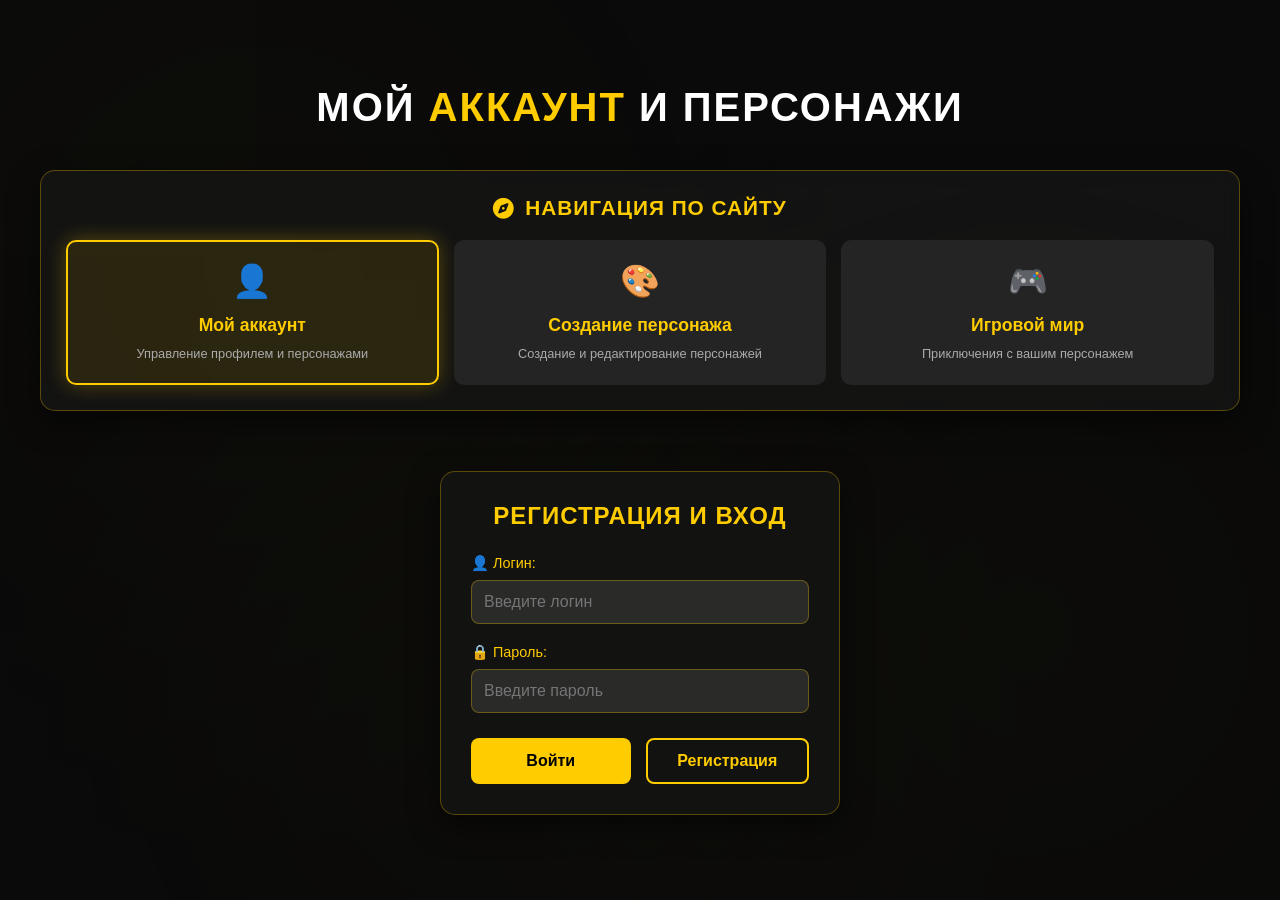
<file: create-character.html>
<!DOCTYPE html>
<html lang="ru">
<head>
    <meta charset="UTF-8">
    <meta name="viewport" content="width=device-width, initial-scale=1.0">
    <title>Создать персонажа</title>
    <style>
        body {
            background: black;
            margin: 0;
            min-height: 100vh;
            font-family: Arial, sans-serif;
            color: white;
            padding: 20px;
        }
        
        .header {
            text-align: center;
            margin-bottom: 30px;
        }
        
        h1 {
            color: yellow;
            margin-bottom: 10px;
        }
        
        .main-container {
            display: flex;
            flex-wrap: wrap;
            justify-content: center;
            gap: 40px;
            max-width: 1000px;
            margin: 0 auto;
        }
        
        .character-area {
            flex: 1;
            min-width: 300px;
            text-align: center;
        }
        
        .character-box {
            width: 250px;
            height: 400px;
            background: #222;
            margin: 0 auto 20px;
            position: relative;
            border-radius: 10px;
            border: 2px solid #444;
            overflow: hidden;
        }
        
        .char-part {
            position: absolute;
            transition: all 0.3s;
        }
        
        #char-body {
            width: 120px;
            height: 180px;
            background: #666;
            bottom: 30px;
            left: 65px;
            border-radius: 10px;
        }
        
        #char-head {
            width: 80px;
            height: 80px;
            background: #ffcc99;
            top: 80px;
            left: 85px;
            border-radius: 50%;
            z-index: 2;
        }
        
        #char-hair {
            width: 90px;
            height: 40px;
            background: #8B4513;
            top: 70px;
            left: 80px;
            z-index: 3;
        }
        
        #char-face {
            width: 80px;
            height: 80px;
            top: 80px;
            left: 85px;
            z-index: 4;
        }
        
        .face-part {
            position: absolute;
        }
        
        .eyes-container {
            width: 50px;
            top: 30px;
            left: 15px;
            display: flex;
            justify-content: space-between;
        }
        
        .eye {
            width: 12px;
            height: 12px;
            background: black;
            border-radius: 50%;
        }
        
        .mouth {
            width: 30px;
            height: 5px;
            background: #c96;
            top: 55px;
            left: 25px;
            border-radius: 2px;
        }
        
        #char-clothes {
            width: 140px;
            height: 70px;
            background: #1E90FF;
            bottom: 120px;
            left: 55px;
            z-index: 2;
            border-radius: 5px;
        }
        
        #char-accessory {
            position: absolute;
            z-index: 5;
        }
        
        .controls-area {
            flex: 2;
            min-width: 300px;
        }
        
        .controls-title {
            color: yellow;
            margin-bottom: 20px;
            text-align: center;
        }
        
        .control-group {
            background: #222;
            padding: 15px;
            margin-bottom: 15px;
            border-radius: 8px;
        }
        
        .control-title {
            margin-bottom: 10px;
            color: #ffcc00;
            display: flex;
            align-items: center;
        }
        
        .control-title i {
            margin-right: 10px;
        }
        
        .option-controls {
            display: flex;
            align-items: center;
            gap: 15px;
            margin-bottom: 10px;
        }
        
        .option-name {
            min-width: 150px;
        }
        
        .arrow-btn {
            width: 40px;
            height: 40px;
            background: #444;
            color: white;
            border: none;
            border-radius: 50%;
            font-size: 20px;
            cursor: pointer;
        }
        
        .arrow-btn:hover {
            background: #666;
        }
        
        .option-value {
            color: yellow;
            font-weight: bold;
            min-width: 120px;
            text-align: center;
        }
        
        .options-grid {
            display: grid;
            grid-template-columns: repeat(auto-fill, minmax(100px, 1fr));
            gap: 10px;
            margin-top: 10px;
        }
        
        .option-item {
            padding: 8px;
            background: #333;
            border-radius: 5px;
            text-align: center;
            cursor: pointer;
            border: 2px solid transparent;
        }
        
        .option-item:hover {
            border-color: #666;
        }
        
        .option-item.selected {
            border-color: yellow;
            background: #444;
        }
        
        .color-options {
            display: flex;
            flex-wrap: wrap;
            gap: 10px;
            margin-top: 10px;
        }
        
        .color-option {
            width: 30px;
            height: 30px;
            border-radius: 50%;
            cursor: pointer;
            border: 2px solid transparent;
        }
        
        .color-option:hover {
            transform: scale(1.1);
        }
        
        .color-option.selected {
            border-color: white;
            box-shadow: 0 0 5px white;
        }
        
        .name-input-group {
            margin-bottom: 15px;
        }
        
        .name-label {
            display: block;
            margin-bottom: 8px;
            color: #ffcc00;
            font-weight: bold;
        }
        
        .name-input {
            width: 100%;
            padding: 12px;
            background: #333;
            border: 2px solid #444;
            border-radius: 8px;
            color: white;
            font-size: 16px;
        }
        
        .name-input:focus {
            outline: none;
            border-color: yellow;
        }
        
        .name-hint {
            font-size: 12px;
            color: #888;
            margin-top: 5px;
        }
        
        .buttons {
            display: flex;
            gap: 15px;
            margin-top: 30px;
            justify-content: center;
        }
        
        .action-btn {
            padding: 12px 30px;
            border: none;
            border-radius: 5px;
            font-weight: bold;
            cursor: pointer;
            transition: 0.3s;
            flex: 1;
        }
        
        .back-btn {
            background: white;
            color: black;
        }
        
        .finish-btn {
            background: yellow;
            color: black;
        }
        
        .action-btn:hover {
            transform: scale(1.05);
        }
        
        .info-box {
            margin-top: 20px;
            padding: 15px;
            background: #222;
            border-radius: 8px;
            text-align: center;
        }
        
        .char-name-display {
            font-size: 20px;
            font-weight: bold;
            color: yellow;
            margin-bottom: 10px;
        }
        
        .char-details {
            color: #ccc;
            font-size: 14px;
        }
        
        /* Модальное окно */
        .modal {
            display: none;
            position: fixed;
            top: 0;
            left: 0;
            width: 100%;
            height: 100%;
            background: rgba(0, 0, 0, 0.9);
            z-index: 1000;
            justify-content: center;
            align-items: center;
            animation: fadeIn 0.3s;
        }
        
        @keyframes fadeIn {
            from { opacity: 0; }
            to { opacity: 1; }
        }
        
        .modal-content {
            background: #1a1a2e;
            border-radius: 20px;
            padding: 40px;
            max-width: 500px;
            width: 90%;
            border: 2px solid #ffcc00;
            box-shadow: 0 20px 50px rgba(255, 204, 0, 0.3);
            text-align: center;
            animation: slideIn 0.5s;
        }
        
        @keyframes slideIn {
            from { transform: translateY(-50px); opacity: 0; }
            to { transform: translateY(0); opacity: 1; }
        }
        
        .modal-title {
            font-size: 2em;
            color: #ffcc00;
            margin-bottom: 20px;
        }
        
        .modal-message {
            font-size: 1.1em;
            color: #ccc;
            margin-bottom: 30px;
            line-height: 1.6;
        }
        
        .modal-buttons {
            display: flex;
            gap: 15px;
            margin-top: 30px;
        }
        
        .modal-btn {
            flex: 1;
            padding: 15px;
            border: none;
            border-radius: 10px;
            font-size: 1em;
            font-weight: bold;
            cursor: pointer;
            transition: all 0.3s;
        }
        
        .modal-btn:hover {
            transform: translateY(-3px);
            box-shadow: 0 5px 15px rgba(255, 204, 0, 0.3);
        }
        
        @media (max-width: 768px) {
            .main-container {
                flex-direction: column;
            }
            
            .buttons {
                flex-direction: column;
            }
        }
    </style>
    <link rel="stylesheet" href="https://cdnjs.cloudflare.com/ajax/libs/font-awesome/6.4.0/css/all.min.css">
</head>
<body>
    <!-- Модальное окно -->
    <div id="creationModal" class="modal">
        <div class="modal-content">
            <h2 class="modal-title">Персонаж создан!</h2>
            <div class="modal-message" id="modalMessage">
                Ваш персонаж успешно сохранен в базу данных.
            </div>
            <div class="modal-buttons">
                <button class="modal-btn" onclick="returnToMainPage()" style="background: #ffcc00; color: black; width: 100%;">
                    Вернуться к выбору персонажей
                </button>
            </div>
        </div>
    </div>
    
    <div class="header">
        <h1>Создание персонажа</h1>
        <p>Настройте внешность вашего персонажа</p>
    </div>
    
    <div class="main-container">
        <div class="character-area">
            <div class="character-box">
                <div class="char-part" id="char-body"></div>
                <div class="char-part" id="char-clothes"></div>
                <div class="char-part" id="char-head"></div>
                <div class="char-part" id="char-hair"></div>
                <div class="char-part" id="char-accessory"></div>
                <div class="char-part" id="char-face">
                    <div class="face-part eyes-container">
                        <div class="eye"></div>
                        <div class="eye"></div>
                    </div>
                    <div class="face-part mouth"></div>
                </div>
            </div>
            <div class="info-box">
                <div class="char-name-display" id="char-name-display">Безымянный герой</div>
                <div class="char-details" id="char-info">Прическа: Прямые, Одежда: Футболка</div>
            </div>
        </div>
        
        <div class="controls-area">
            <h2 class="controls-title">Настройки персонажа</h2>
            
            <div class="control-group">
                <div class="control-title"><i class="fas fa-signature"></i> Имя персонажа</div>
                <div class="name-input-group">
                    <input type="text" class="name-input" id="char-name-input" 
                           placeholder="Введите имя вашего персонажа" 
                           maxlength="20"
                           value="Безымянный герой">
                    <div class="name-hint">Максимум 20 символов</div>
                </div>
            </div>
            
            <div class="control-group">
                <div class="control-title"><i class="fas fa-user"></i> Лицо</div>
                
                <div class="option-controls">
                    <div class="option-name">Тип лица:</div>
                    <button class="arrow-btn left" data-option="face">←</button>
                    <div class="option-value" id="face-val">Обычное</div>
                    <button class="arrow-btn right" data-option="face">→</button>
                </div>
                
                <div class="option-controls">
                    <div class="option-name">Цвет кожи:</div>
                    <div class="color-options" id="skin-colors">
                        <!-- Будет заполнено скриптом -->
                    </div>
                </div>
            </div>
            
            <div class="control-group">
                <div class="control-title"><i class="fas fa-cut"></i> Волосы</div>
                
                <div class="options-grid" id="hair-styles">
                    <!-- Будет заполнено скриптом -->
                </div>
                
                <div class="option-controls" style="margin-top: 15px;">
                    <div class="option-name">Цвет волос:</div>
                    <div class="color-options" id="hair-colors">
                        <!-- Будет заполнено скриптом -->
                    </div>
                </div>
            </div>
            
            <div class="control-group">
                <div class="control-title"><i class="fas fa-tshirt"></i> Одежда</div>
                
                <div class="options-grid" id="clothes-styles">
                    <!-- Будет заполнено скриптом -->
                </div>
                
                <div class="option-controls" style="margin-top: 15px;">
                    <div class="option-name">Цвет одежды:</div>
                    <div class="color-options" id="clothes-colors">
                        <!-- Будет заполнено скриптом -->
                    </div>
                </div>
            </div>
            
            <div class="control-group">
                <div class="control-title"><i class="fas fa-gem"></i> Аксессуары</div>
                
                <div class="options-grid" id="accessory-options">
                    <!-- Будет заполнено скриптом -->
                </div>
            </div>
            
            <div class="buttons">
                <button class="action-btn back-btn" onclick="goBack()">
                    <i class="fas fa-arrow-left"></i> На главную
                </button>
                <button class="action-btn finish-btn" onclick="finishCreation()">
                    <i class="fas fa-check"></i> Создать персонажа
                </button>
            </div>
        </div>
    </div>

    <script>
        // Класс для работы с базой данных
        class UserDatabase {
            constructor() {
                this.dbName = 'character_creator_db';
                this.init();
            }
            
            init() {
                if (!localStorage.getItem(this.dbName)) {
                    const initialData = {
                        users: [
                            {
                                id: 1,
                                username: 'admin',
                                password: 'admin123',
                                created: new Date().toISOString(),
                                lastLogin: new Date().toISOString(),
                                loginCount: 1,
                                isAdmin: true
                            }
                        ],
                        nextId: 2,
                        characters: [],
                        nextCharId: 1
                    };
                    localStorage.setItem(this.dbName, JSON.stringify(initialData));
                }
            }
            
            // Получить текущего пользователя
            getCurrentUser() {
                const userStr = localStorage.getItem('currentUser');
                if (userStr) {
                    try {
                        return JSON.parse(userStr);
                    } catch {
                        return null;
                    }
                }
                return null;
            }
            
            // Создать персонажа
            createCharacter(userId, characterData) {
                const db = JSON.parse(localStorage.getItem(this.dbName));
                
                if (!db.characters) db.characters = [];
                
                const newCharId = db.nextCharId || 1;
                db.nextCharId = newCharId + 1;
                
                const newCharacter = {
                    id: newCharId,
                    userId: userId,
                    name: characterData.name,
                    face: characterData.face,
                    skin: characterData.skin,
                    hair: characterData.hair,
                    hairColor: characterData.hairColor,
                    clothes: characterData.clothes,
                    clothesColor: characterData.clothesColor,
                    accessory: characterData.accessory,
                    created: new Date().toISOString(),
                    avatar: this.generateAvatar(characterData)
                };
                
                db.characters.push(newCharacter);
                localStorage.setItem(this.dbName, JSON.stringify(db));
                
                return { success: true, character: newCharacter };
            }
            
            generateAvatar(characterData) {
                const faceEmoji = {
                    'Обычное': '😐',
                    'Улыбающееся': '😊',
                    'Серьезное': '😠',
                    'Злое': '😡'
                };
                
                const hairEmoji = {
                    'Прямые': '💇',
                    'Короткие': '💇‍♂️',
                    'Длинные': '👩',
                    'Кудрявые': '👨‍🦱',
                    'Ирокез': '🤘',
                    'Хвост': '👱‍♀️',
                    'Боб': '💁',
                    'Лысый': '🧑‍🦲'
                };
                
                const clothesEmoji = {
                    'Футболка': '👕',
                    'Рубашка': '👔',
                    'Куртка': '🧥',
                    'Плащ': '🦸',
                    'Доспехи': '⚔️',
                    'Пиджак': '🤵',
                    'Свитер': '🧶',
                    'Платье': '👗'
                };
                
                const face = faceEmoji[characterData.face] || '😐';
                const hair = hairEmoji[characterData.hair] || '💇';
                const clothes = clothesEmoji[characterData.clothes] || '👕';
                
                return hair + ' ' + face + ' ' + clothes;
            }
        }

        // Конфигурация персонажа
        const config = {
            name: "Безымянный герой",
            face: {
                types: ['Обычное', 'Улыбающееся', 'Серьезное', 'Злое'],
                index: 0,
                update: function() {
                    document.getElementById('face-val').textContent = this.types[this.index];
                    updateMouth();
                    updateInfo();
                }
            },
            skin: {
                colors: [
                    {name: 'Светлый', hex: '#ffcc99'},
                    {name: 'Загорелый', hex: '#d2691e'},
                    {name: 'Темный', hex: '#8d5524'},
                    {name: 'Бледный', hex: '#ffdbac'},
                    {name: 'Оливковый', hex: '#c19a6b'}
                ],
                index: 0,
                update: function() {
                    document.getElementById('char-head').style.background = this.colors[this.index].hex;
                    updateInfo();
                }
            },
            hair: {
                styles: [
                    {name: 'Прямые', type: 'straight'},
                    {name: 'Короткие', type: 'short'},
                    {name: 'Длинные', type: 'long'},
                    {name: 'Кудрявые', type: 'curly'},
                    {name: 'Ирокез', type: 'mohawk'},
                    {name: 'Хвост', type: 'ponytail'},
                    {name: 'Боб', type: 'bob'},
                    {name: 'Лысый', type: 'bald'}
                ],
                index: 0,
                update: function() {
                    updateHairStyle();
                    updateInfo();
                }
            },
            hairColor: {
                colors: [
                    {name: 'Коричневый', hex: '#8B4513'},
                    {name: 'Черный', hex: '#000000'},
                    {name: 'Рыжий', hex: '#A52A2A'},
                    {name: 'Блонд', hex: '#F0E68C'},
                    {name: 'Седой', hex: '#808080'},
                    {name: 'Розовый', hex: '#FF69B4'},
                    {name: 'Синий', hex: '#4169E1'},
                    {name: 'Фиолетовый', hex: '#8A2BE2'}
                ],
                index: 0,
                update: function() {
                    document.getElementById('char-hair').style.background = this.colors[this.index].hex;
                    updateInfo();
                }
            },
            clothes: {
                styles: [
                    {name: 'Футболка', type: 't-shirt'},
                    {name: 'Рубашка', type: 'shirt'},
                    {name: 'Куртка', type: 'jacket'},
                    {name: 'Плащ', type: 'cloak'},
                    {name: 'Доспехи', type: 'armor'},
                    {name: 'Пиджак', type: 'suit'},
                    {name: 'Свитер', type: 'sweater'},
                    {name: 'Платье', type: 'dress'}
                ],
                index: 0,
                update: function() {
                    updateClothesStyle();
                    updateInfo();
                }
            },
            clothesColor: {
                colors: [
                    {name: 'Синий', hex: '#1E90FF'},
                    {name: 'Красный', hex: '#FF4500'},
                    {name: 'Зеленый', hex: '#32CD32'},
                    {name: 'Черный', hex: '#000000'},
                    {name: 'Фиолетовый', hex: '#8A2BE2'},
                    {name: 'Белый', hex: '#FFFFFF'},
                    {name: 'Серый', hex: '#808080'},
                    {name: 'Золотой', hex: '#FFD700'}
                ],
                index: 0,
                update: function() {
                    document.getElementById('char-clothes').style.background = this.colors[this.index].hex;
                    updateInfo();
                }
            },
            accessory: {
                types: [
                    {name: 'Нет', type: 'none'},
                    {name: 'Очки', type: 'glasses'},
                    {name: 'Шляпа', type: 'hat'},
                    {name: 'Бандана', type: 'bandana'},
                    {name: 'Серьга', type: 'earring'},
                    {name: 'Шарф', type: 'scarf'}
                ],
                index: 0,
                update: function() {
                    updateAccessory();
                    updateInfo();
                }
            }
        };
        
        const db = new UserDatabase();
        
        // Функция обновления имени
        function updateCharacterName() {
            const nameInput = document.getElementById('char-name-input');
            let newName = nameInput.value.trim();
            
            if (!newName) {
                newName = "Безымянный герой";
                nameInput.value = newName;
            }
            
            if (newName.length > 20) {
                newName = newName.substring(0, 20);
                nameInput.value = newName;
            }
            
            config.name = newName;
            document.getElementById('char-name-display').textContent = newName;
        }
        
        // Инициализация интерфейса
        function initInterface() {
            // Имя
            const nameInput = document.getElementById('char-name-input');
            nameInput.addEventListener('input', updateCharacterName);
            nameInput.addEventListener('blur', updateCharacterName);
            
            // Цвета кожи
            const skinColorsContainer = document.getElementById('skin-colors');
            config.skin.colors.forEach((color, index) => {
                const colorEl = document.createElement('div');
                colorEl.className = 'color-option';
                colorEl.style.background = color.hex;
                colorEl.dataset.index = index;
                if (index === config.skin.index) colorEl.classList.add('selected');
                
                colorEl.addEventListener('click', function() {
                    config.skin.index = parseInt(this.dataset.index);
                    document.querySelectorAll('#skin-colors .color-option').forEach(el => el.classList.remove('selected'));
                    this.classList.add('selected');
                    config.skin.update();
                });
                
                skinColorsContainer.appendChild(colorEl);
            });
            
            // Стили причесок
            const hairStylesContainer = document.getElementById('hair-styles');
            config.hair.styles.forEach((style, index) => {
                const styleEl = document.createElement('div');
                styleEl.className = 'option-item';
                styleEl.textContent = style.name;
                styleEl.dataset.index = index;
                if (index === config.hair.index) styleEl.classList.add('selected');
                
                styleEl.addEventListener('click', function() {
                    config.hair.index = parseInt(this.dataset.index);
                    document.querySelectorAll('#hair-styles .option-item').forEach(el => el.classList.remove('selected'));
                    this.classList.add('selected');
                    config.hair.update();
                });
                
                hairStylesContainer.appendChild(styleEl);
            });
            
            // Цвета волос
            const hairColorsContainer = document.getElementById('hair-colors');
            config.hairColor.colors.forEach((color, index) => {
                const colorEl = document.createElement('div');
                colorEl.className = 'color-option';
                colorEl.style.background = color.hex;
                colorEl.dataset.index = index;
                if (index === config.hairColor.index) colorEl.classList.add('selected');
                
                colorEl.addEventListener('click', function() {
                    config.hairColor.index = parseInt(this.dataset.index);
                    document.querySelectorAll('#hair-colors .color-option').forEach(el => el.classList.remove('selected'));
                    this.classList.add('selected');
                    config.hairColor.update();
                });
                
                hairColorsContainer.appendChild(colorEl);
            });
            
            // Стили одежды
            const clothesStylesContainer = document.getElementById('clothes-styles');
            config.clothes.styles.forEach((style, index) => {
                const styleEl = document.createElement('div');
                styleEl.className = 'option-item';
                styleEl.textContent = style.name;
                styleEl.dataset.index = index;
                if (index === config.clothes.index) styleEl.classList.add('selected');
                
                styleEl.addEventListener('click', function() {
                    config.clothes.index = parseInt(this.dataset.index);
                    document.querySelectorAll('#clothes-styles .option-item').forEach(el => el.classList.remove('selected'));
                    this.classList.add('selected');
                    config.clothes.update();
                });
                
                clothesStylesContainer.appendChild(styleEl);
            });
            
            // Цвета одежды
            const clothesColorsContainer = document.getElementById('clothes-colors');
            config.clothesColor.colors.forEach((color, index) => {
                const colorEl = document.createElement('div');
                colorEl.className = 'color-option';
                colorEl.style.background = color.hex;
                colorEl.dataset.index = index;
                if (index === config.clothesColor.index) colorEl.classList.add('selected');
                
                colorEl.addEventListener('click', function() {
                    config.clothesColor.index = parseInt(this.dataset.index);
                    document.querySelectorAll('#clothes-colors .color-option').forEach(el => el.classList.remove('selected'));
                    this.classList.add('selected');
                    config.clothesColor.update();
                });
                
                clothesColorsContainer.appendChild(colorEl);
            });
            
            // Аксессуары
            const accessoryContainer = document.getElementById('accessory-options');
            config.accessory.types.forEach((accessory, index) => {
                const accessoryEl = document.createElement('div');
                accessoryEl.className = 'option-item';
                accessoryEl.textContent = accessory.name;
                accessoryEl.dataset.index = index;
                if (index === config.accessory.index) accessoryEl.classList.add('selected');
                
                accessoryEl.addEventListener('click', function() {
                    config.accessory.index = parseInt(this.dataset.index);
                    document.querySelectorAll('#accessory-options .option-item').forEach(el => el.classList.remove('selected'));
                    this.classList.add('selected');
                    config.accessory.update();
                });
                
                accessoryContainer.appendChild(accessoryEl);
            });
        }
        
        // Обработчики для стрелок
        document.querySelectorAll('.arrow-btn').forEach(btn => {
            btn.addEventListener('click', function() {
                const option = this.dataset.option;
                const isLeft = this.classList.contains('left');
                changeOption(option, isLeft);
            });
        });
        
        function changeOption(option, isLeft) {
            const cfg = config[option];
            const maxIndex = cfg.colors?.length - 1 || cfg.types?.length - 1 || cfg.styles?.length - 1;
            
            if (isLeft) {
                cfg.index = cfg.index > 0 ? cfg.index - 1 : maxIndex;
            } else {
                cfg.index = cfg.index < maxIndex ? cfg.index + 1 : 0;
            }
            
            if (option === 'face') {
                document.getElementById('face-val').textContent = cfg.types[cfg.index];
            }
            
            cfg.update();
        }
        
        function updateMouth() {
            const mouth = document.querySelector('.mouth');
            const index = config.face.index;
            
            switch(index) {
                case 1:
                    mouth.style.height = '8px';
                    mouth.style.width = '25px';
                    mouth.style.borderRadius = '0 0 15px 15px';
                    mouth.style.background = '#c96';
                    mouth.style.top = '55px';
                    mouth.style.left = '28px';
                    break;
                case 2:
                    mouth.style.height = '3px';
                    mouth.style.width = '25px';
                    mouth.style.background = '#333';
                    mouth.style.top = '58px';
                    mouth.style.left = '28px';
                    break;
                case 3:
                    mouth.style.height = '3px';
                    mouth.style.width = '35px';
                    mouth.style.background = '#c00';
                    mouth.style.top = '58px';
                    mouth.style.left = '23px';
                    break;
                default:
                    mouth.style.height = '5px';
                    mouth.style.width = '30px';
                    mouth.style.borderRadius = '2px';
                    mouth.style.background = '#c96';
                    mouth.style.top = '55px';
                    mouth.style.left = '25px';
            }
        }
        
        function updateHairStyle() {
            const hair = document.getElementById('char-hair');
            const index = config.hair.index;
            const style = config.hair.styles[index];
            
            hair.style.display = 'block';
            
            switch(style.type) {
                case 'short':
                    hair.style.height = '25px';
                    hair.style.width = '85px';
                    hair.style.top = '75px';
                    hair.style.left = '82px';
                    hair.style.borderRadius = '20% 20% 50% 50%';
                    break;
                case 'long':
                    hair.style.height = '70px';
                    hair.style.width = '95px';
                    hair.style.top = '70px';
                    hair.style.left = '78px';
                    hair.style.borderRadius = '40% 40% 20% 20%';
                    break;
                case 'curly':
                    hair.style.height = '50px';
                    hair.style.width = '95px';
                    hair.style.top = '70px';
                    hair.style.left = '78px';
                    hair.style.borderRadius = '40%';
                    break;
                case 'mohawk':
                    hair.style.height = '60px';
                    hair.style.width = '30px';
                    hair.style.top = '60px';
                    hair.style.left = '105px';
                    hair.style.borderRadius = '10px';
                    break;
                case 'ponytail':
                    hair.style.height = '40px';
                    hair.style.width = '70px';
                    hair.style.top = '70px';
                    hair.style.left = '85px';
                    hair.style.borderRadius = '40% 40% 0 0';
                    break;
                case 'bob':
                    hair.style.height = '45px';
                    hair.style.width = '90px';
                    hair.style.top = '75px';
                    hair.style.left = '80px';
                    hair.style.borderRadius = '45% 45% 50% 50%';
                    break;
                case 'bald':
                    hair.style.display = 'none';
                    break;
                default:
                    hair.style.height = '40px';
                    hair.style.width = '90px';
                    hair.style.top = '70px';
                    hair.style.left = '80px';
                    hair.style.borderRadius = '50% 50% 0 0';
            }
        }
        
        function updateClothesStyle() {
            const clothes = document.getElementById('char-clothes');
            const index = config.clothes.index;
            const style = config.clothes.styles[index];
            
            switch(style.type) {
                case 'shirt':
                    clothes.style.height = '75px';
                    clothes.style.width = '130px';
                    clothes.style.left = '60px';
                    clothes.style.borderRadius = '8px';
                    break;
                case 'jacket':
                    clothes.style.height = '85px';
                    clothes.style.width = '150px';
                    clothes.style.left = '50px';
                    clothes.style.borderRadius = '10px';
                    break;
                case 'cloak':
                    clothes.style.height = '120px';
                    clothes.style.width = '130px';
                    clothes.style.left = '60px';
                    clothes.style.borderRadius = '10px 10px 0 0';
                    break;
                case 'armor':
                    clothes.style.height = '80px';
                    clothes.style.width = '140px';
                    clothes.style.left = '55px';
                    clothes.style.borderRadius = '15px';
                    break;
                case 'suit':
                    clothes.style.height = '75px';
                    clothes.style.width = '135px';
                    clothes.style.left = '57px';
                    clothes.style.borderRadius = '5px';
                    break;
                case 'sweater':
                    clothes.style.height = '65px';
                    clothes.style.width = '130px';
                    clothes.style.left = '60px';
                    clothes.style.borderRadius = '20px';
                    break;
                case 'dress':
                    clothes.style.height = '95px';
                    clothes.style.width = '120px';
                    clothes.style.left = '65px';
                    clothes.style.borderRadius = '10px 10px 30px 30px';
                    break;
                default:
                    clothes.style.height = '70px';
                    clothes.style.width = '140px';
                    clothes.style.left = '55px';
                    clothes.style.borderRadius = '5px';
            }
        }
        
        function updateAccessory() {
            const accessory = document.getElementById('char-accessory');
            const index = config.accessory.index;
            const type = config.accessory.types[index].type;
            
            accessory.innerHTML = '';
            
            switch(type) {
                case 'glasses':
                    accessory.innerHTML = '<div style="position:absolute;width:60px;height:20px;background:rgba(0,0,0,0.8);top:30px;left:10px;border-radius:10px;border:2px solid #666;"></div>';
                    break;
                case 'hat':
                    accessory.innerHTML = '<div style="position:absolute;width:100px;height:25px;background:#8B4513;top:50px;left:75px;border-radius:50% 50% 0 0;"></div>';
                    break;
                case 'bandana':
                    accessory.innerHTML = '<div style="position:absolute;width:90px;height:20px;background:red;top:70px;left:80px;border-radius:10px;"></div>';
                    break;
                case 'earring':
                    accessory.innerHTML = '<div style="position:absolute;width:10px;height:20px;background:gold;top:45px;left:140px;border-radius:5px;"></div>';
                    break;
                case 'scarf':
                    accessory.innerHTML = '<div style="position:absolute;width:30px;height:40px;background:red;top:100px;left:165px;border-radius:5px;"></div>';
                    break;
            }
        }
        
        function updateInfo() {
            const hairStyle = config.hair.styles[config.hair.index].name;
            const clothesStyle = config.clothes.styles[config.clothes.index].name;
            document.getElementById('char-info').textContent = 
                `Прическа: ${hairStyle}, Одежда: ${clothesStyle}`;
        }
        
        // Возврат на главную
        function goBack() {
            window.location.href = 'index.html';
        }
        
        // Возврат к выбору персонажей
        function returnToMainPage() {
            window.location.href = 'index.html';
        }
        
// ГЛАВНАЯ ФУНКЦИЯ - СОЗДАНИЕ ПЕРСОНАЖА
function finishCreation() {
    // Получаем текущего пользователя
    const currentUser = db.getCurrentUser();
    
    if (!currentUser) {
        alert('Ошибка: Вы не вошли в систему!');
        window.location.href = 'index.html';
        return;
    }
    
    // Проверяем имя
    if (!config.name || config.name === "Безымянный герой") {
        const confirmName = confirm("Вы не задали имя персонажу. Хотите оставить 'Безымянный герой'?");
        if (!confirmName) {
            document.getElementById('char-name-input').focus();
            return;
        }
    }
    
    // Собираем данные персонажа
    const characterData = {
        name: config.name,
        face: config.face.types[config.face.index],
        skin: config.skin.colors[config.skin.index].name,
        hair: config.hair.styles[config.hair.index].name,
        hairColor: config.hairColor.colors[config.hairColor.index].name,
        clothes: config.clothes.styles[config.clothes.index].name,
        clothesColor: config.clothesColor.colors[config.clothesColor.index].name,
        accessory: config.accessory.types[config.accessory.index].name
    };
    
    try {
        // СОЗДАЕМ ПЕРСОНАЖА В БАЗЕ ДАННЫХ
        const result = db.createCharacter(currentUser.id, characterData);
        
        if (result.success) {
            // Сохраняем созданного персонажа как активного
            localStorage.setItem('activeCharacter', JSON.stringify(result.character));
            
            // СОЗДАЕМ НОВЫЕ ИГРОВЫЕ ДАННЫЕ С НУЛЯ
            const freshGameStats = {
                name: characterData.name,
                avatar: result.character.avatar,
                money: 500,              // Начальные деньги
                energy: 100,            // Текущая энергия
                maxEnergy: 100,         // Максимальная энергия
                strength: 5,           // Базовая сила
                luck: 5,              // Базовая удача
                intelligence: 5,      // Базовый интеллект
                experience: 0,        // Начальный опыт
                level: 1,            // Начальный уровень
                totalEarned: 0,      // Всего заработано
                totalSpent: 0,       // Всего потрачено
                created: new Date().toISOString(),
                lastPlayed: new Date().toISOString()
            };
            
            // Сохраняем игровые параметры - ПЕРЕЗАПИСЫВАЕМ, А НЕ ДОБАВЛЯЕМ
            localStorage.setItem('characterStats', JSON.stringify(freshGameStats));
            
            console.log('✅ Персонаж создан:', result.character);
            console.log('🎮 Новые игровые данные:', freshGameStats);
            
            // Показываем модальное окно об успехе
            document.getElementById('modalMessage').innerHTML = `
                Ваш персонаж "${characterData.name}" успешно создан!<br><br>
                👤 Имя: ${characterData.name}<br>
                😊 Лицо: ${characterData.face}<br>
                💇 Волосы: ${characterData.hair}<br>
                👕 Одежда: ${characterData.clothes}<br><br>
                💰 Начальные деньги: 500 ₽<br>
                ⚡ Энергия: 100/100<br>
                📊 Уровень: 1<br>
                💪 Сила: 5 | 🍀 Удача: 5 | 🧠 Интеллект: 5
            `;
            document.getElementById('creationModal').style.display = 'flex';
        }
    } catch (error) {
        console.error('❌ Ошибка создания персонажа:', error);
        alert('Произошла ошибка при создании персонажа. Пожалуйста, попробуйте еще раз.');
    }
}

        // Инициализация при загрузке
        document.addEventListener('DOMContentLoaded', function() {
            initInterface();
            updateCharacterName();
            Object.values(config).forEach(cfg => cfg.update && cfg.update());
            
            // Закрытие модального окна по клику на фон
            document.getElementById('creationModal').addEventListener('click', function(e) {
                if (e.target === this) {
                    window.location.href = 'index.html';
                }
            });
            
            // Проверка авторизации
            const currentUser = db.getCurrentUser();
            if (!currentUser) {
                alert('Пожалуйста, войдите в систему для создания персонажа!');
                setTimeout(() => {
                    window.location.href = 'index.html';
                }, 1000);
            }
        });
    </script>
</body>
</html>
</file>
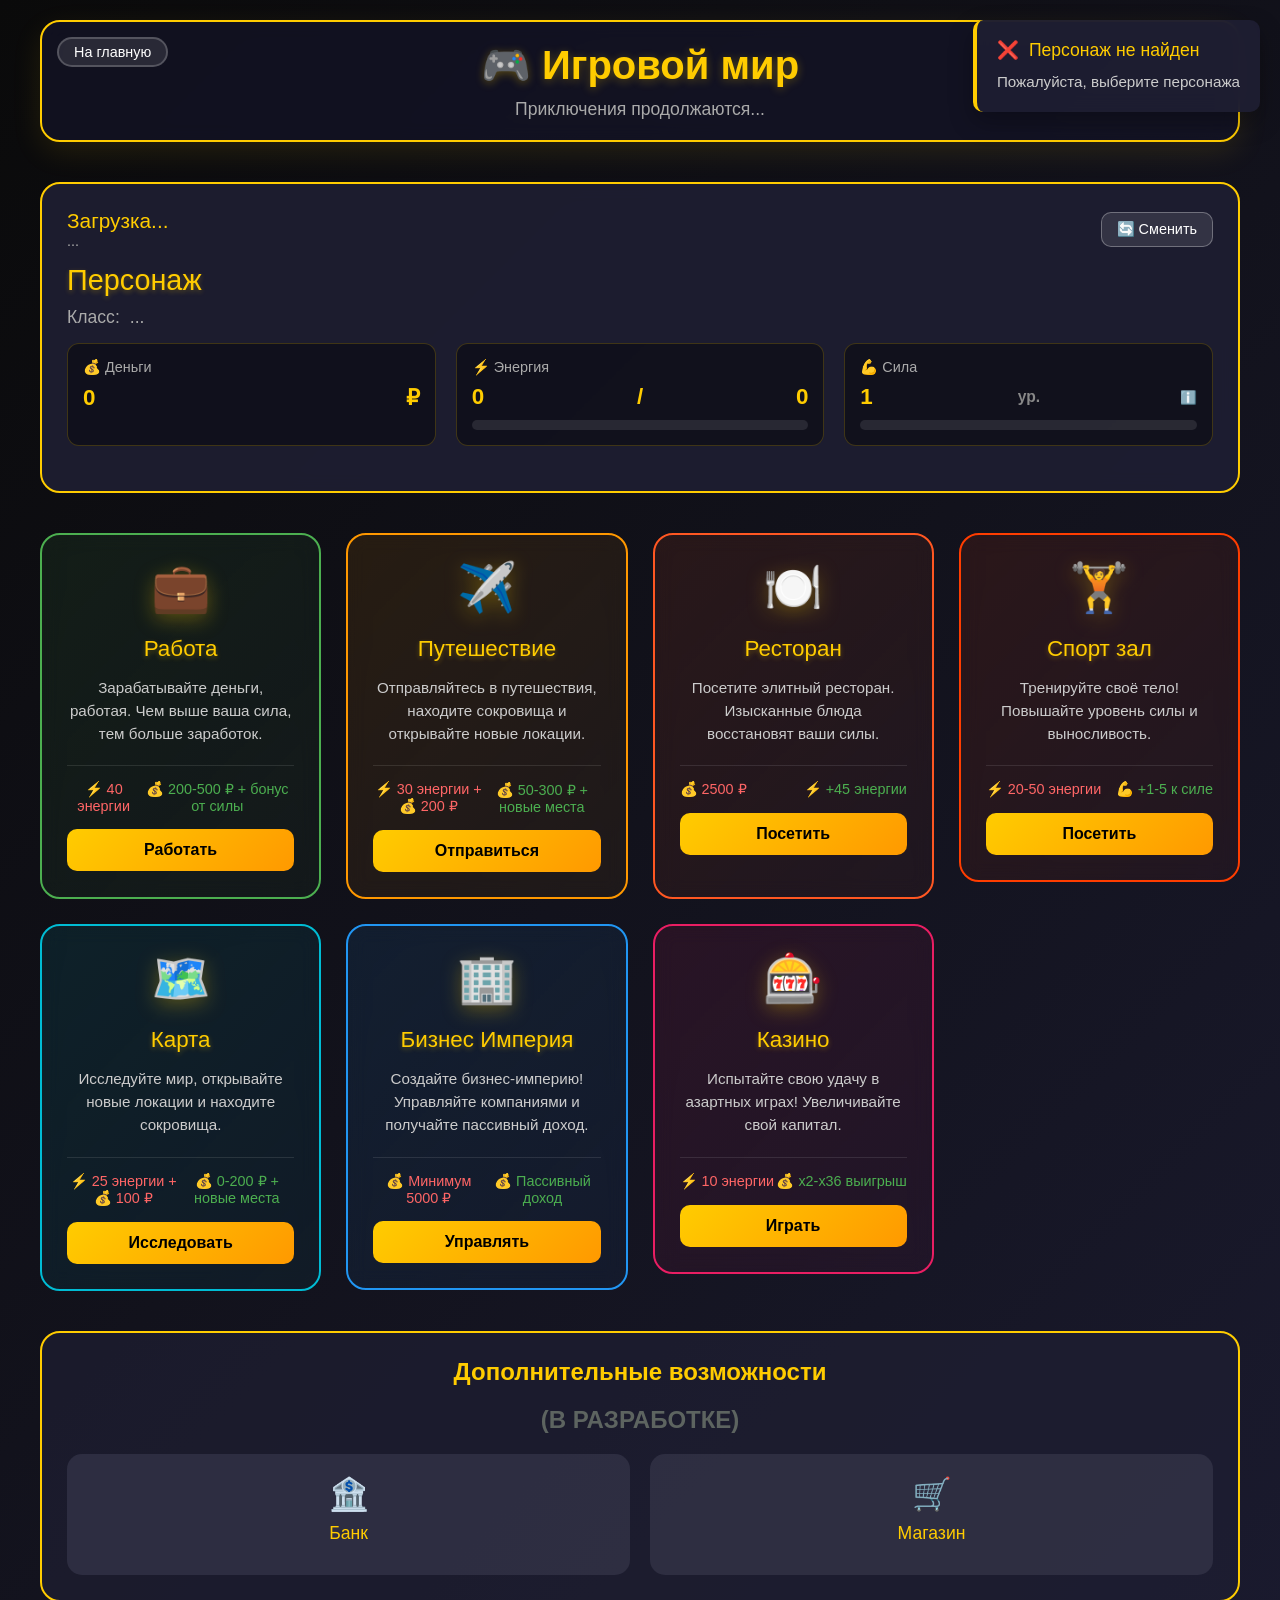
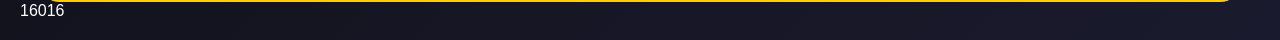
<file: game-world.html>
<!DOCTYPE html>
<html lang="ru">
<head>
    <meta charset="UTF-8">
    <meta name="viewport" content="width=device-width, initial-scale=1.0">
    <title>Игровой мир - Главная</title>
    <style>
        * {
            margin: 0;
            padding: 0;
            box-sizing: border-box;
        }
        
        body {
            background: linear-gradient(135deg, #0a0a0a 0%, #1a1a2e 100%);
            color: white;
            font-family: 'Segoe UI', Tahoma, Geneva, Verdana, sans-serif;
            min-height: 100vh;
            padding: 20px;
            overflow-x: hidden;
            position: relative;
        }
        
        /* ОСНОВНОЙ КОНТЕЙНЕР */
        .main-wrapper {
            max-width: 1400px;
            margin: 0 auto;
        }
        
        .container {
            max-width: 1200px;
            margin: 0 auto;
            animation: fadeIn 0.5s ease-out;
        }
        
        @keyframes fadeIn {
            from { opacity: 0; transform: translateY(20px); }
            to { opacity: 1; transform: translateY(0); }
        }
        
        .header {
            text-align: center;
            margin-bottom: 40px;
            padding: 20px;
            background: rgba(20, 20, 40, 0.7);
            border-radius: 20px;
            border: 2px solid #ffcc00;
            box-shadow: 0 10px 30px rgba(255, 204, 0, 0.1);
            position: relative;
            backdrop-filter: blur(10px);
        }
        
        .logout-btn {
            position: absolute;
            top: 15px;
            left: 15px;
            background: rgba(255, 255, 255, 0.1);
            color: white;
            padding: 5px 15px;
            border-radius: 20px;
            font-size: 0.9em;
            cursor: pointer;
            transition: all 0.3s;
            border: 2px solid rgba(255, 255, 255, 0.2);
            text-decoration: none;
            display: flex;
            align-items: center;
            gap: 8px;
        }
        
        .logout-btn:hover {
            background: rgba(255, 51, 51, 0.2);
            border-color: #ff3333;
        }
        
        .header h1 {
            color: #ffcc00;
            font-size: 2.5em;
            margin-bottom: 10px;
            text-shadow: 0 2px 10px rgba(255, 204, 0, 0.3);
        }
        
        .header p {
            color: #aaa;
            font-size: 1.1em;
        }
        
        .character-section {
            background: rgba(30, 30, 50, 0.9);
            border-radius: 20px;
            padding: 25px;
            margin-bottom: 40px;
            border: 2px solid #ffcc00;
            backdrop-filter: blur(10px);
            animation: slideUp 0.5s ease-out;
        }
        
        @keyframes slideUp {
            from { opacity: 0; transform: translateY(30px); }
            to { opacity: 1; transform: translateY(0); }
        }
        
        .character-info {
            display: flex;
            align-items: center;
            gap: 25px;
            margin-bottom: 20px;
        }
        
        /* Аватарка полностью удалена */
        .character-avatar {
            display: none;
        }
        
        .character-details {
            flex: 1;
        }
        
        .character-name {
            font-size: 1.8em;
            color: #ffcc00;
            margin-bottom: 10px;
            text-shadow: 0 2px 5px rgba(255, 204, 0, 0.3);
        }
        
        .character-class {
            color: #aaa;
            font-size: 1.1em;
            margin-bottom: 15px;
            display: flex;
            align-items: center;
            gap: 10px;
        }
        
        .character-stats {
            display: grid;
            grid-template-columns: repeat(auto-fit, minmax(200px, 1fr));
            gap: 20px;
        }
        
        .stat {
            background: rgba(0, 0, 0, 0.4);
            padding: 15px;
            border-radius: 12px;
            border: 1px solid rgba(255, 204, 0, 0.2);
            transition: all 0.3s;
        }
        
        .stat:hover {
            transform: translateY(-5px);
            border-color: #ffcc00;
            box-shadow: 0 5px 15px rgba(255, 204, 0, 0.2);
        }
        
        .stat-label {
            font-size: 0.9em;
            color: #aaa;
            margin-bottom: 8px;
            display: flex;
            align-items: center;
            gap: 8px;
        }
        
        .stat-value {
            font-size: 1.4em;
            font-weight: bold;
            color: #ffcc00;
            display: flex;
            align-items: center;
            justify-content: space-between;
        }
        
        .stat-sub {
            font-size: 0.7em;
            color: #888;
            margin-left: 5px;
        }
        
        .stat-progress {
            margin-top: 10px;
        }
        
        .progress-bar {
            width: 100%;
            height: 10px;
            background: rgba(255, 255, 255, 0.1);
            border-radius: 5px;
            overflow: hidden;
        }
        
        .progress-fill {
            height: 100%;
            background: linear-gradient(90deg, #ffcc00, #ff9900);
            border-radius: 5px;
            transition: width 0.5s ease-out;
            position: relative;
            overflow: hidden;
        }
        
        .progress-fill::after {
            content: '';
            position: absolute;
            top: 0;
            left: -100%;
            width: 100%;
            height: 100%;
            background: linear-gradient(90deg, transparent, rgba(255, 255, 255, 0.4), transparent);
            animation: shimmer 2s infinite;
        }
        
        @keyframes shimmer {
            0% { transform: translateX(0); }
            100% { transform: translateX(200%); }
        }
        
        .character-quick-info {
            display: flex;
            align-items: center;
            gap: 15px;
            margin-bottom: 15px;
        }
        
        /* Быстрая аватарка удалена */
        .quick-avatar {
            display: none;
        }
        
        .quick-details {
            flex: 1;
        }
        
        .quick-name {
            font-size: 1.3em;
            color: #ffcc00;
        }
        
        .quick-class {
            color: #aaa;
            font-size: 0.9em;
        }
        
        .change-character-btn {
            background: rgba(255, 255, 255, 0.1);
            color: white;
            border: 1px solid rgba(255, 255, 255, 0.3);
            border-radius: 10px;
            padding: 8px 15px;
            font-size: 0.9em;
            cursor: pointer;
            transition: all 0.3s;
        }
        
        .change-character-btn:hover {
            background: rgba(255, 204, 0, 0.2);
            border-color: #ffcc00;
        }
        
        /* Основные действия */
        .main-actions {
            display: grid;
            grid-template-columns: repeat(auto-fit, minmax(280px, 1fr));
            gap: 25px;
            margin-bottom: 40px;
        }
        
        .action-card {
            background: rgba(40, 40, 60, 0.9);
            border-radius: 20px;
            padding: 25px;
            text-align: center;
            cursor: pointer;
            transition: all 0.3s;
            border: 2px solid transparent;
            position: relative;
            overflow: hidden;
            backdrop-filter: blur(10px);
        }
        
        .action-card::before {
            content: '';
            position: absolute;
            top: 0;
            left: 0;
            right: 0;
            height: 4px;
            background: linear-gradient(90deg, #ffcc00, #ff9900);
            transform: scaleX(0);
            transition: transform 0.3s;
        }
        
        .action-card:hover {
            transform: translateY(-10px);
            border-color: #ffcc00;
            box-shadow: 0 15px 30px rgba(255, 204, 0, 0.2);
        }
        
        .action-card:hover::before {
            transform: scaleX(1);
        }
        
        .action-icon {
            font-size: 3em;
            margin-bottom: 20px;
            filter: drop-shadow(0 5px 10px rgba(255, 204, 0, 0.3));
        }
        
        .action-title {
            font-size: 1.4em;
            color: #ffcc00;
            margin-bottom: 15px;
            text-shadow: 0 2px 5px rgba(255, 204, 0, 0.3);
        }
        
        .action-description {
            font-size: 0.95em;
            color: #ccc;
            margin-bottom: 20px;
            line-height: 1.5;
        }
        
        .action-details {
            display: flex;
            justify-content: space-between;
            align-items: center;
            margin-top: 20px;
            padding-top: 15px;
            border-top: 1px solid rgba(255, 255, 255, 0.1);
        }
        
        .action-cost {
            font-size: 0.9em;
            color: #ff6666;
            display: flex;
            align-items: center;
            gap: 5px;
        }
        
        .action-reward {
            font-size: 0.9em;
            color: #4CAF50;
            display: flex;
            align-items: center;
            gap: 5px;
        }
        
        .action-btn {
            background: linear-gradient(135deg, #ffcc00, #ff9900);
            color: black;
            border: none;
            border-radius: 10px;
            padding: 12px 25px;
            font-size: 1em;
            font-weight: bold;
            cursor: pointer;
            transition: all 0.3s;
            width: 100%;
            margin-top: 15px;
        }
        
        .action-btn:hover {
            transform: translateY(-3px);
            box-shadow: 0 8px 20px rgba(255, 204, 0, 0.4);
        }
        
        .action-btn:disabled {
            opacity: 0.5;
            cursor: not-allowed;
            transform: none;
            box-shadow: none;
        }
        
        /* Стили для карточек действий */
        .gym-card { border-color: #FF3D00; background: linear-gradient(135deg, rgba(255, 61, 0, 0.1), rgba(255, 61, 0, 0.05)); }
        .restaurant-card { border-color: #FF5722; background: linear-gradient(135deg, rgba(255, 87, 34, 0.1), rgba(255, 87, 34, 0.05)); }
        .business-card { border-color: #2196F3; background: linear-gradient(135deg, rgba(33, 150, 243, 0.1), rgba(33, 150, 243, 0.05)); }
        .casino-card { border-color: #E91E63; background: linear-gradient(135deg, rgba(233, 30, 99, 0.1), rgba(233, 30, 99, 0.05)); }
        .work-card { border-color: #4CAF50; background: linear-gradient(135deg, rgba(76, 175, 80, 0.1), rgba(76, 175, 80, 0.05)); }
        .travel-card { border-color: #FF9800; background: linear-gradient(135deg, rgba(255, 152, 0, 0.1), rgba(255, 152, 0, 0.05)); }
        .map-card { border-color: #00BCD4; background: linear-gradient(135deg, rgba(0, 188, 212, 0.1), rgba(0, 188, 212, 0.05)); }
        
        .extras-section {
            margin-top: 40px;
            padding: 25px;
            background: rgba(30, 30, 50, 0.7);
            border-radius: 20px;
            border: 2px solid #ffcc00;
        }
        
        .extras-grid {
            display: grid;
            grid-template-columns: repeat(auto-fit, minmax(200px, 1fr));
            gap: 20px;
            margin-top: 20px;
        }
        
        .extra-card {
            background: rgba(50, 50, 70, 0.8);
            border-radius: 15px;
            padding: 20px;
            text-align: center;
            cursor: pointer;
            transition: all 0.3s;
            border: 1px solid transparent;
            text-decoration: none;
            color: white;
            display: block;
        }
        
        .extra-card:hover {
            transform: translateY(-5px);
            border-color: #ffcc00;
            box-shadow: 0 10px 20px rgba(255, 204, 0, 0.2);
        }
        
        .extra-icon {
            font-size: 2em;
            margin-bottom: 10px;
        }
        
        .extra-title {
            color: #ffcc00;
            margin-bottom: 10px;
            font-size: 1.1em;
        }
        
        .notification {
            position: fixed;
            top: 20px;
            right: 20px;
            background: rgba(30, 30, 50, 0.95);
            border-left: 4px solid #ffcc00;
            border-radius: 10px;
            padding: 20px;
            max-width: 300px;
            transform: translateX(100%);
            transition: transform 0.3s;
            z-index: 1100;
            box-shadow: 0 10px 25px rgba(0, 0, 0, 0.3);
            backdrop-filter: blur(10px);
        }
        
        .notification.show {
            transform: translateX(0);
        }
        
        .notification-title {
            color: #ffcc00;
            font-size: 1.1em;
            margin-bottom: 10px;
            display: flex;
            align-items: center;
            gap: 10px;
        }
        
        .notification-message {
            color: #ccc;
            font-size: 0.95em;
            line-height: 1.4;
        }
        
        @keyframes levelUp {
            0% { transform: scale(1); }
            50% { transform: scale(1.2); }
            100% { transform: scale(1); }
        }
        
        .level-up {
            animation: levelUp 0.5s ease-out;
        }
        
        /* Адаптивность */
        @media (max-width: 768px) {
            .character-info {
                flex-direction: column;
                text-align: center;
            }
            
            .character-stats {
                grid-template-columns: 1fr;
            }
            
            .main-actions {
                grid-template-columns: 1fr;
            }
            
            .logout-btn {
                position: static;
                margin: 10px 0;
                display: inline-block;
            }
        }
    </style>
</head>
<body>
    <!-- Уведомления -->
    <div class="notification" id="notification">
        <div class="notification-title">
            <span id="notificationIcon">📢</span>
            <span id="notificationTitle">Уведомление</span>
        </div>
        <div class="notification-message" id="notificationMessage"></div>
    </div>
    
    <div class="main-wrapper">
        <!-- ОСНОВНОЙ КОНТЕНТ -->
        <div class="content-area">
            <div class="container">
                <!-- Заголовок -->
                <div class="header">
                    <a href="index.html" class="logout-btn">
                        На главную
                    </a>
                    <h1>🎮 Игровой мир</h1>
                    <p>Приключения продолжаются...</p>
                </div>
                
                <!-- Информация о персонаже (без аватарок) -->
                <div class="character-section">
                    <div class="character-quick-info">
                        <!-- Quick avatar полностью удален -->
                        <div class="quick-details">
                            <div class="quick-name" id="quickName">Загрузка...</div>
                            <div class="quick-class" id="quickClass">...</div>
                        </div>
                        <button class="change-character-btn" onclick="changeCharacter()">
                            🔄 Сменить
                        </button>
                    </div>
                    
                    <div class="character-info">
                        <!-- Большая аватарка полностью удалена -->
                        <div class="character-details">
                            <div class="character-name" id="characterName">Персонаж</div>
                            <div class="character-class" id="characterClass">Класс: <span id="classValue">...</span></div>
                            <div class="character-stats">
                                <div class="stat">
                                    <div class="stat-label">💰 Деньги</div>
                                    <div class="stat-value">
                                        <span id="moneyValue">0</span> ₽
                                    </div>
                                </div>
                                <div class="stat">
                                    <div class="stat-label">⚡ Энергия</div>
                                    <div class="stat-value">
                                        <span id="energyValue">0</span>/<span id="maxEnergy">0</span>
                                    </div>
                                    <div class="stat-progress">
                                        <div class="progress-bar">
                                            <div class="progress-fill" id="energyBar" style="width: 0%"></div>
                                        </div>
                                    </div>
                                </div>
                                <div class="stat">
                                    <div class="stat-label">💪 Сила</div>
                                    <div class="stat-value">
                                        <span id="strengthLevel">1</span>
                                        <span class="stat-sub">ур.</span>
                                        <button onclick="showStatInfo('strength')" style="background: none; border: none; color: #ffcc00; cursor: help;">ℹ️</button>
                                    </div>
                                    <div class="stat-progress">
                                        <div class="progress-bar">
                                            <div class="progress-fill" id="strengthProgress" style="width: 0%"></div>
                                        </div>
                                    </div>
                                </div>
                            </div>
                        </div>
                    </div>
                </div>
                
                <!-- Основные действия (Сетка 3x2) -->
                <div class="main-actions">
                    <!-- Работа -->
                    <div class="action-card work-card" onclick="goWork()">
                        <div class="action-icon">💼</div>
                        <div class="action-title">Работа</div>
                        <div class="action-description">
                            Зарабатывайте деньги, работая. Чем выше ваша сила, тем больше заработок.
                        </div>
                        <div class="action-details">
                            <div class="action-cost">
                                ⚡ 40 энергии
                            </div>
                            <div class="action-reward">
                                💰 200-500 ₽ + бонус от силы
                            </div>
                        </div>
                        <button class="action-btn" onclick="goWork()">Работать</button>
                    </div>
                    
                    <!-- Путешествие -->
                    <div class="action-card travel-card" onclick="goTravel()">
                        <div class="action-icon">✈️</div>
                        <div class="action-title">Путешествие</div>
                        <div class="action-description">
                            Отправляйтесь в путешествия, находите сокровища и открывайте новые локации.
                        </div>
                        <div class="action-details">
                            <div class="action-cost">
                                ⚡ 30 энергии + 💰 200 ₽
                            </div>
                            <div class="action-reward">
                                💰 50-300 ₽ + новые места
                            </div>
                        </div>
                        <button class="action-btn" onclick="goTravel()">Отправиться</button>
                    </div>
                    
                    <!-- Ресторан -->
                    <div class="action-card restaurant-card" onclick="goRestaurant()">
                        <div class="action-icon">🍽️</div>
                        <div class="action-title">Ресторан</div>
                        <div class="action-description">
                            Посетите элитный ресторан. Изысканные блюда восстановят ваши силы.
                        </div>
                        <div class="action-details">
                            <div class="action-cost">
                                💰 2500 ₽
                            </div>
                            <div class="action-reward">
                                ⚡ +45 энергии
                            </div>
                        </div>
                        <button class="action-btn" onclick="goRestaurant()">Посетить</button>
                    </div>
                    
                    <!-- Спорт зал -->
                    <a href="gym.html" style="text-decoration: none;">
                        <div class="action-card gym-card">
                            <div class="action-icon">🏋️</div>
                            <div class="action-title">Спорт зал</div>
                            <div class="action-description">
                                Тренируйте своё тело! Повышайте уровень силы и выносливость.
                            </div>
                            <div class="action-details">
                                <div class="action-cost">
                                    ⚡ 20-50 энергии
                                </div>
                                <div class="action-reward">
                                    💪 +1-5 к силе
                                </div>
                            </div>
                            <button class="action-btn">Посетить</button>
                        </div>
                    </a>
                    
                    <!-- Карта -->
                    <div class="action-card map-card" onclick="exploreMap()">
                        <div class="action-icon">🗺️</div>
                        <div class="action-title">Карта</div>
                        <div class="action-description">
                            Исследуйте мир, открывайте новые локации и находите сокровища.
                        </div>
                        <div class="action-details">
                            <div class="action-cost">
                                ⚡ 25 энергии + 💰 100 ₽
                            </div>
                            <div class="action-reward">
                                💰 0-200 ₽ + новые места
                            </div>
                        </div>
                        <button class="action-btn" onclick="exploreMap()">Исследовать</button>
                    </div>
                    
                    <!-- Бизнес Империя -->
                    <a href="business-management.html" style="text-decoration: none;">
                        <div class="action-card business-card">
                            <div class="action-icon">🏢</div>
                            <div class="action-title">Бизнес Империя</div>
                            <div class="action-description">
                                Создайте бизнес-империю! Управляйте компаниями и получайте пассивный доход.
                            </div>
                            <div class="action-details">
                                <div class="action-cost">
                                    💰 Минимум 5000 ₽
                                </div>
                                <div class="action-reward">
                                    💰 Пассивный доход
                                </div>
                            </div>
                            <button class="action-btn">Управлять</button>
                        </div>
                    </a>
                    
                    <!-- Казино -->
                    <a href="casino.html" style="text-decoration: none;">
                        <div class="action-card casino-card">
                            <div class="action-icon">🎰</div>
                            <div class="action-title">Казино</div>
                            <div class="action-description">
                                Испытайте свою удачу в азартных играх! Увеличивайте свой капитал.
                            </div>
                            <div class="action-details">
                                <div class="action-cost">
                                    ⚡ 10 энергии
                                </div>
                                <div class="action-reward">
                                    💰 x2-x36 выигрыш
                                </div>
                            </div>
                            <button class="action-btn">Играть</button>
                        </div>
                    </a>
                </div>
                
                <!-- Дополнительные возможности -->
                <div class="extras-section">
                    <h2 style="color: #ffcc00; margin-bottom: 20px; text-align: center;">Дополнительные возможности</h2>
                    <h2 style="color: #5d6460; margin-bottom: 20px; text-align: center;">(В РАЗРАБОТКЕ)</h2>
                    <div class="extras-grid">
                        <!-- Банк теперь ведёт на menu-bank.html -->
                        <a href="menu-bank.html" class="extra-card">
                            <div class="extra-icon">🏦</div>
                            <div class="extra-title">Банк</div>
                        </a>
                        
                        <div class="extra-card" onclick="showNotification('🛒 Магазин', 'Магазин предметов откроется скоро!')">
                            <div class="extra-icon">🛒</div>
                            <div class="extra-title">Магазин</div>
                        </div>
                    </div>
                </div>
            </div>
        </div>
    </div>

    <script>
        // ========== ОСНОВНЫЕ ДАННЫЕ ==========
        let activeCharacter = null;
        let characterStats = {};
        
        // ========== СИСТЕМА СИЛЫ ==========
        function getStrengthLevel(strengthPoints) {
            return Math.floor(strengthPoints / 10) + 1;
        }
        
        function checkStrengthLevelUp(oldStrength, newStrength) {
            let oldLevel = getStrengthLevel(oldStrength);
            let newLevel = getStrengthLevel(newStrength);
            
            if (newLevel > oldLevel) {
                let levelsGained = newLevel - oldLevel;
                
                showNotification(
                    '💪 УРОВЕНЬ СИЛЫ ПОВЫШЕН!', 
                    `${oldLevel} → ${newLevel}\n⚡ Макс. энергия +${levelsGained * 10}!`, 
                    '🏆'
                );
                
                let strengthStat = document.querySelectorAll('.stat')[2];
                if (strengthStat) {
                    strengthStat.classList.add('level-up');
                    setTimeout(() => {
                        strengthStat.classList.remove('level-up');
                    }, 500);
                }
                
                return true;
            }
            return false;
        }
        
        // ========== АВТОМАТИЧЕСКОЕ ВОССТАНОВЛЕНИЕ ЭНЕРГИИ ==========
        function restoreEnergy() {
            let lastRestore = localStorage.getItem('last_energy_restore');
            let now = Math.floor(Date.now() / 1000);
            let restoreTime = 180;
            
            if (!lastRestore) {
                localStorage.setItem('last_energy_restore', now);
                return;
            }
            
            lastRestore = parseInt(lastRestore);
            let timePassed = now - lastRestore;
            let restoreCount = Math.floor(timePassed / restoreTime);
            
            if (restoreCount > 0) {
                let oldEnergy = characterStats.energy;
                characterStats.energy = Math.min(characterStats.energy + (restoreCount * 10), characterStats.maxEnergy);
                
                localStorage.setItem('last_energy_restore', lastRestore + (restoreCount * restoreTime));
                
                saveCharacterStats();
                updateCharacterUI();
            }
        }
        
        // ========== РЕСТОРАН ==========
        function goRestaurant() {
            if (!activeCharacter) {
                showNotification('Ошибка', 'Персонаж не загружен', '❌');
                return;
            }
            
            const cost = 2500;
            
            if (characterStats.money < cost) {
                showNotification('❌ Недостаточно денег', `Нужно ${cost} ₽`, '💰');
                return;
            }
            
            if (characterStats.energy >= characterStats.maxEnergy) {
                showNotification('⚡ Энергия полная', 'У вас уже максимальный запас!', '⚡');
                return;
            }
            
            characterStats.money -= cost;
            
            const oldEnergy = characterStats.energy;
            characterStats.energy = Math.min(characterStats.energy + 45, characterStats.maxEnergy);
            const recovered = characterStats.energy - oldEnergy;
            
            saveCharacterStats();
            updateCharacterUI();
            
            showNotification(
                '🍽️ Ресторан',
                `Вы отлично пообедали! +${recovered} ⚡ энергии`,
                '✨'
            );
            
            if (Math.random() < 0.1) {
                let oldStrength = characterStats.strength;
                characterStats.strength = (characterStats.strength || 10) + 1;
                
                checkStrengthLevelUp(oldStrength, characterStats.strength);
                
                showNotification(
                    '🎉 Особое блюдо!',
                    'Шеф-повар угостил вас! +1 к силе',
                    '💪'
                );
                saveCharacterStats();
                updateCharacterUI();
            }
        }
        
        // ========== ПУТЕШЕСТВИЕ ==========
        function goTravel() {
            if (!activeCharacter) {
                showNotification('Ошибка', 'Персонаж не загружен', '❌');
                return;
            }
            
            const cost = 200;
            const energyCost = 30;
            
            if (characterStats.money < cost) {
                showNotification('❌ Недостаточно денег', `Нужно ${cost} ₽`, '💰');
                return;
            }
            
            if (characterStats.energy < energyCost) {
                showNotification('❌ Недостаточно энергии', `Нужно ${energyCost} ⚡`, '⚡');
                return;
            }
            
            characterStats.money -= cost;
            characterStats.energy -= energyCost;
            
            const success = Math.random() < 0.7;
            
            if (success) {
                const locations = ['🌳 Лес', '⛰️ Горы', '🏜️ Пустыня', '🌊 Море', '🕳️ Пещера', '🏰 Замок', '🏮 Деревня', '🏛️ Руины'];
                const newLocation = locations[Math.floor(Math.random() * locations.length)];
                
                if (!characterStats.discoveredLocations) {
                    characterStats.discoveredLocations = ['🏁 Старт'];
                }
                
                if (!characterStats.discoveredLocations.includes(newLocation)) {
                    characterStats.discoveredLocations.push(newLocation);
                }
                
                const reward = Math.floor(Math.random() * 251) + 50;
                characterStats.money += reward;
                
                if (Math.random() < 0.15) {
                    let oldStrength = characterStats.strength;
                    characterStats.strength += 1;
                    
                    checkStrengthLevelUp(oldStrength, characterStats.strength);
                    
                    showNotification(
                        '✈️ Сокровище!',
                        `Вы нашли ${newLocation} и стали сильнее! +1 к силе, найдено ${reward} ₽`,
                        '🎉'
                    );
                } else {
                    showNotification(
                        '✈️ Путешествие',
                        `Вы открыли: ${newLocation} и нашли ${reward} ₽`,
                        '💰'
                    );
                }
                
                characterStats.experience = (characterStats.experience || 0) + 10;
                checkLevelUp();
                
            } else {
                showNotification(
                    '😔 Неудача',
                    'В этот раз ничего не нашли, но получили опыт.',
                    '✈️'
                );
                characterStats.experience = (characterStats.experience || 0) + 5;
            }
            
            saveCharacterStats();
            updateCharacterUI();
        }
        
        // ========== ЗАГРУЗКА ПЕРСОНАЖА ==========
// В game-world.html замените функцию loadActiveCharacter
async function loadActiveCharacter() {
    const savedCharacter = localStorage.getItem('activeCharacter');
    if (savedCharacter) {
        try {
            const localChar = JSON.parse(savedCharacter);
            
            // Загружаем актуальные данные из базы
            const response = await fetch('db.php', {
                method: 'POST',
                headers: {
                    'Content-Type': 'application/json',
                },
                body: JSON.stringify({
                    action: 'get',
                    characterId: localChar.id
                })
            });
            
            const serverChar = await response.json();
            
            if (serverChar) {
                activeCharacter = serverChar;
                // Обновляем localStorage
                localStorage.setItem('activeCharacter', JSON.stringify(serverChar));
                
                // Загружаем статистику из базы
                if (serverChar.stats) {
                    characterStats = serverChar.stats;
                } else {
                    loadCharacterStats();
                }
            } else {
                activeCharacter = localChar;
                loadCharacterStats();
            }
            
        } catch (e) {
            console.error('Ошибка загрузки персонажа:', e);
            activeCharacter = JSON.parse(savedCharacter);
            loadCharacterStats();
        }
    } else {
        showNotification('Персонаж не найден', 'Пожалуйста, выберите персонажа', '❌');
        setTimeout(() => window.location.href = 'index.html', 2000);
    }
}
        
        
        function loadCharacterStats() {
            if (!activeCharacter || !activeCharacter.id) {
                console.error('Нет активного персонажа');
                return;
            }
            
            const statsKey = `characterStats_${activeCharacter.id}`;
            const savedStats = localStorage.getItem(statsKey);
            
            if (savedStats) {
                try {
                    characterStats = JSON.parse(savedStats);
                    console.log(`✅ Статистика загружена для персонажа ID: ${activeCharacter.id}`, characterStats);
                    
                    if (!characterStats.maxEnergy) characterStats.maxEnergy = 100;
                    if (!characterStats.energy) characterStats.energy = 100;
                    if (!characterStats.money) characterStats.money = 1000;
                    if (!characterStats.strength) characterStats.strength = 10;
                    if (!characterStats.experience) characterStats.experience = 0;
                    if (!characterStats.level) characterStats.level = 1;
                    if (!characterStats.discoveredLocations) characterStats.discoveredLocations = ['Старт'];
                    if (!characterStats.business) {
                        characterStats.business = {
                            unlocked: false,
                            level: 0,
                            income: 0,
                            lastCollection: Date.now(),
                            businesses: []
                        };
                    }
                    
                    let strengthLevel = getStrengthLevel(characterStats.strength);
                    let baseMaxEnergy = 100;
                    let bonusEnergy = (strengthLevel - 1) * 10;
                    characterStats.maxEnergy = baseMaxEnergy + bonusEnergy;
                    
                    return;
                } catch (e) {
                    console.error('Ошибка загрузки статистики:', e);
                }
            }
            
            const oldStats = localStorage.getItem('characterStats');
            if (oldStats) {
                try {
                    characterStats = JSON.parse(oldStats);
                    console.log(`✅ Статистика загружена из старого формата`, characterStats);
                    return;
                } catch (e) {
                    console.error('Ошибка загрузки старой статистики:', e);
                }
            }
            
            createDefaultStats();
        }
        
        function saveCharacterStats() {
            if (!activeCharacter || !activeCharacter.id) return;
            
            const statsKey = `characterStats_${activeCharacter.id}`;
            localStorage.setItem(statsKey, JSON.stringify(characterStats));
            localStorage.setItem('characterStats', JSON.stringify(characterStats));
            
            console.log(`✅ Статистика сохранена для персонажа ID: ${activeCharacter.id}`);
        }
        
        function createDefaultStats() {
            characterStats = {
                money: 1000,
                energy: 100,
                maxEnergy: 100,
                strength: 10,
                intelligence: 8,
                agility: 7,
                homeLevel: 1,
                discoveredLocations: ['Старт'],
                experience: 0,
                level: 1,
                business: {
                    unlocked: false,
                    level: 0,
                    income: 0,
                    lastCollection: Date.now(),
                    businesses: []
                }
            };
            saveCharacterStats();
            console.log('✅ Создана новая статистика');
        }
        
        function updateCharacterUI() {
            if (!activeCharacter) return;
            
            // Аватарки полностью удалены из UI
            document.getElementById('characterName').textContent = activeCharacter.name || 'Персонаж';
            document.getElementById('classValue').textContent = activeCharacter.class || 'Искатель';
            document.getElementById('quickName').textContent = activeCharacter.name || 'Персонаж';
            document.getElementById('quickClass').textContent = activeCharacter.class || 'Искатель';
            
            document.getElementById('moneyValue').textContent = (characterStats.money || 0).toLocaleString();
            document.getElementById('energyValue').textContent = characterStats.energy || 0;
            document.getElementById('maxEnergy').textContent = characterStats.maxEnergy || 100;
            
            let strengthLevel = getStrengthLevel(characterStats.strength || 10);
            document.getElementById('strengthLevel').textContent = strengthLevel;
            
            let currentStrength = characterStats.strength || 10;
            let progressToNextLevel = (currentStrength % 10) * 10;
            document.getElementById('strengthProgress').style.width = progressToNextLevel + '%';
            
            document.getElementById('characterClass').innerHTML = `Класс: <span id="classValue">${activeCharacter.class || 'Искатель'}</span>`;
            
            const energyPercent = (characterStats.energy / characterStats.maxEnergy) * 100;
            document.getElementById('energyBar').style.width = energyPercent + '%';
            
            updateBusinessAccess();
        }
        
        function checkBusinessUnlock() {
            if (!characterStats.business) {
                characterStats.business = {
                    unlocked: false,
                    level: 0,
                    income: 0,
                    lastCollection: Date.now(),
                    businesses: []
                };
            }
            
            if (characterStats.money >= 5000 && !characterStats.business.unlocked) {
                characterStats.business.unlocked = true;
                saveCharacterStats();
                
                showNotification(
                    '🎉 Бизнес разблокирован!',
                    'Вы накопили 5000 ₽ и теперь можете создать бизнес-империю!',
                    '🏢'
                );
            }
        }
        
        function updateBusinessAccess() {
            if (!characterStats.business) {
                characterStats.business = {
                    unlocked: false,
                    level: 0,
                    income: 0,
                    lastCollection: Date.now(),
                    businesses: []
                };
            }
            
            const businessLink = document.querySelector('a[href="business-management.html"]');
            if (!businessLink) return;
            
            const businessCard = businessLink.querySelector('.action-card');
            const businessBtn = businessLink.querySelector('.action-btn');
            
            if (!businessCard || !businessBtn) return;
            
            if (characterStats.business.unlocked) {
                businessCard.style.opacity = '1';
                businessBtn.disabled = false;
                businessBtn.textContent = 'Управлять';
            } else {
                businessCard.style.opacity = '0.7';
                businessBtn.disabled = true;
                businessBtn.textContent = `Нужно 5000 ₽ (${characterStats.money || 0}/5000)`;
                
                businessCard.onclick = function(e) {
                    e.preventDefault();
                    showBusinessUnlockInfo();
                };
                businessBtn.onclick = function(e) {
                    e.preventDefault();
                    e.stopPropagation();
                    showBusinessUnlockInfo();
                };
            }
        }
        
        function showBusinessUnlockInfo() {
            const needed = 5000 - (characterStats.money || 0);
            const message = needed > 0 
                ? `Вам нужно ещё ${needed} ₽`
                : 'У вас достаточно денег! Бизнес будет разблокирован автоматически.';
            
            showNotification(
                '🏢 Бизнес Империя',
                `Для открытия бизнеса нужно накопить 5000 ₽.\n${message}`,
                '🔒'
            );
        }
        
        function goWork() {
            if (!activeCharacter) {
                showNotification('Ошибка', 'Персонаж не загружен', '❌');
                return;
            }
            
            const energyCost = 40;
            
            if (characterStats.energy < energyCost) {
                showNotification('❌ Недостаточно энергии', `Нужно ${energyCost} ⚡`, '⚡');
                return;
            }
            
            characterStats.energy -= energyCost;
            
            const baseEarnings = 200;
            const strengthBonus = Math.floor((characterStats.strength || 10) * 5);
            const earnings = Math.floor(Math.random() * 301) + baseEarnings + strengthBonus;
            
            characterStats.money += earnings;
            
            if (Math.random() < 0.2) {
                let oldStrength = characterStats.strength;
                characterStats.strength += 1;
                
                checkStrengthLevelUp(oldStrength, characterStats.strength);
                
                showNotification(
                    '💼 Работа',
                    `Вы заработали ${earnings} ₽ и стали сильнее! +1 к силе`,
                    '✅'
                );
            } else {
                showNotification(
                    '💼 Работа',
                    `Вы заработали ${earnings} ₽`,
                    '💰'
                );
            }
            
            characterStats.experience = (characterStats.experience || 0) + 8;
            checkLevelUp();
            
            saveCharacterStats();
            updateCharacterUI();
        }
        
        function exploreMap() {
            if (!activeCharacter) {
                showNotification('Ошибка', 'Персонаж не загружен', '❌');
                return;
            }
            
            const cost = 100;
            const energyCost = 25;
            
            if (characterStats.money < cost) {
                showNotification('❌ Недостаточно денег', `Нужно ${cost} ₽`, '💰');
                return;
            }
            
            if (characterStats.energy < energyCost) {
                showNotification('❌ Недостаточно энергии', `Нужно ${energyCost} ⚡`, '⚡');
                return;
            }
            
            characterStats.money -= cost;
            characterStats.energy -= energyCost;
            
            const success = Math.random() < 0.7;
            
            if (success) {
                const locations = ['🌳 Лес', '⛰️ Горы', '🏜️ Пустыня', '🌊 Море', '🕳️ Пещера', '🏰 Замок', '🏮 Деревня', '🏛️ Руины'];
                const newLocation = locations[Math.floor(Math.random() * locations.length)];
                
                if (!characterStats.discoveredLocations) {
                    characterStats.discoveredLocations = ['🏁 Старт'];
                }
                
                if (!characterStats.discoveredLocations.includes(newLocation)) {
                    characterStats.discoveredLocations.push(newLocation);
                }
                
                const reward = Math.floor(Math.random() * 201);
                
                if (reward > 0) {
                    characterStats.money += reward;
                }
                
                showNotification(
                    '🗺️ Исследование',
                    `Вы открыли: ${newLocation} и нашли ${reward} ₽`,
                    '🗺️'
                );
                
                characterStats.experience = (characterStats.experience || 0) + 15;
                
            } else {
                showNotification(
                    '🧭 Заблудились',
                    'Вы заблудились и ничего не нашли.',
                    '😔'
                );
                characterStats.experience = (characterStats.experience || 0) + 5;
            }
            
            checkLevelUp();
            saveCharacterStats();
            updateCharacterUI();
        }
        
        function checkLevelUp() {
            if (!characterStats.experience) characterStats.experience = 0;
            if (!characterStats.level) characterStats.level = 1;
            
            const expNeeded = characterStats.level * 100;
            
            if (characterStats.experience >= expNeeded) {
                characterStats.experience -= expNeeded;
                characterStats.level += 1;
                characterStats.maxEnergy += 10;
                characterStats.energy = characterStats.maxEnergy;
                
                showNotification(
                    '🎉 УРОВЕНЬ ПОВЫШЕН!',
                    `Поздравляем! Вы достигли ${characterStats.level} уровня! ⚡ Макс. энергия +10`,
                    '⭐'
                );
                
                return true;
            }
            
            return false;
        }
        
        function changeCharacter() {
            if (confirm('Вы уверены, что хотите сменить персонажа? Ваш прогресс будет сохранен.')) {
                window.location.href = 'index.html';
            }
        }
        
        function showNotification(title, message, icon = '📢') {
            let notification = document.getElementById('notification');
            
            document.getElementById('notificationIcon').textContent = icon;
            document.getElementById('notificationTitle').textContent = title;
            document.getElementById('notificationMessage').textContent = message;
            
            notification.classList.add('show');
            
            setTimeout(() => {
                notification.classList.remove('show');
            }, 3000);
        }
        
        function showStatInfo(stat) {
            if (stat === 'strength') {
                showNotification('💪 Сила', 'Каждые 10 очков силы = +1 уровень. Влияет на заработок и макс. энергию!', 'ℹ️');
            }
        }
        // Добавьте эту функцию в game-world.html
async function saveCharacterStats() {
    if (!activeCharacter || !activeCharacter.id) return;
    
    // Сохраняем локально
    const statsKey = `characterStats_${activeCharacter.id}`;
    localStorage.setItem(statsKey, JSON.stringify(characterStats));
    
    // Сохраняем на сервер
    try {
        await fetch('db.php', {
            method: 'POST',
            headers: {
                'Content-Type': 'application/json',
            },
            body: JSON.stringify({
                action: 'updateStats',
                characterId: activeCharacter.id,
                stats: characterStats
            })
        });
    } catch (e) {
        console.error('Ошибка сохранения на сервер:', e);
    }
}
        function simulateBusinessIncome() {
            if (!characterStats.business) return;
            
            if (characterStats.business.unlocked && characterStats.business.income > 0) {
                const now = Date.now();
                const lastCollection = characterStats.business.lastCollection || now;
                const hoursPassed = Math.floor((now - lastCollection) / (1000 * 60 * 60));
                
                if (hoursPassed > 0) {
                    const income = hoursPassed * characterStats.business.income;
                    characterStats.money += income;
                    characterStats.business.lastCollection = now;
                    saveCharacterStats();
                    updateCharacterUI();
                    
                    if (income > 0) {
                        showNotification(
                            '🏢 Пассивный доход',
                            `Ваш бизнес принёс ${income} ₽ за ${hoursPassed} час(ов)`,
                            '💰'
                        );
                    }
                }
            }
        }
        
        // Инициализация
        document.addEventListener('DOMContentLoaded', function() {
            loadActiveCharacter();
            loadCharacterStats();
            
            restoreEnergy();
            updateCharacterUI();
            checkBusinessUnlock();
            
            setTimeout(() => {
                if (activeCharacter) {
                    showNotification('👋 Добро пожаловать', `${activeCharacter.name}, удачных приключений!`, '🎮');
                }
            }, 500);
            
            setInterval(restoreEnergy, 60000);
            setInterval(simulateBusinessIncome, 60000);
            setTimeout(simulateBusinessIncome, 1000);
        });
        
        window.addEventListener('beforeunload', function() {
            if (activeCharacter) {
                localStorage.setItem('activeCharacter', JSON.stringify(activeCharacter));
            }
            saveCharacterStats();
        });
    </script>
</body>
</html>16016
</file>
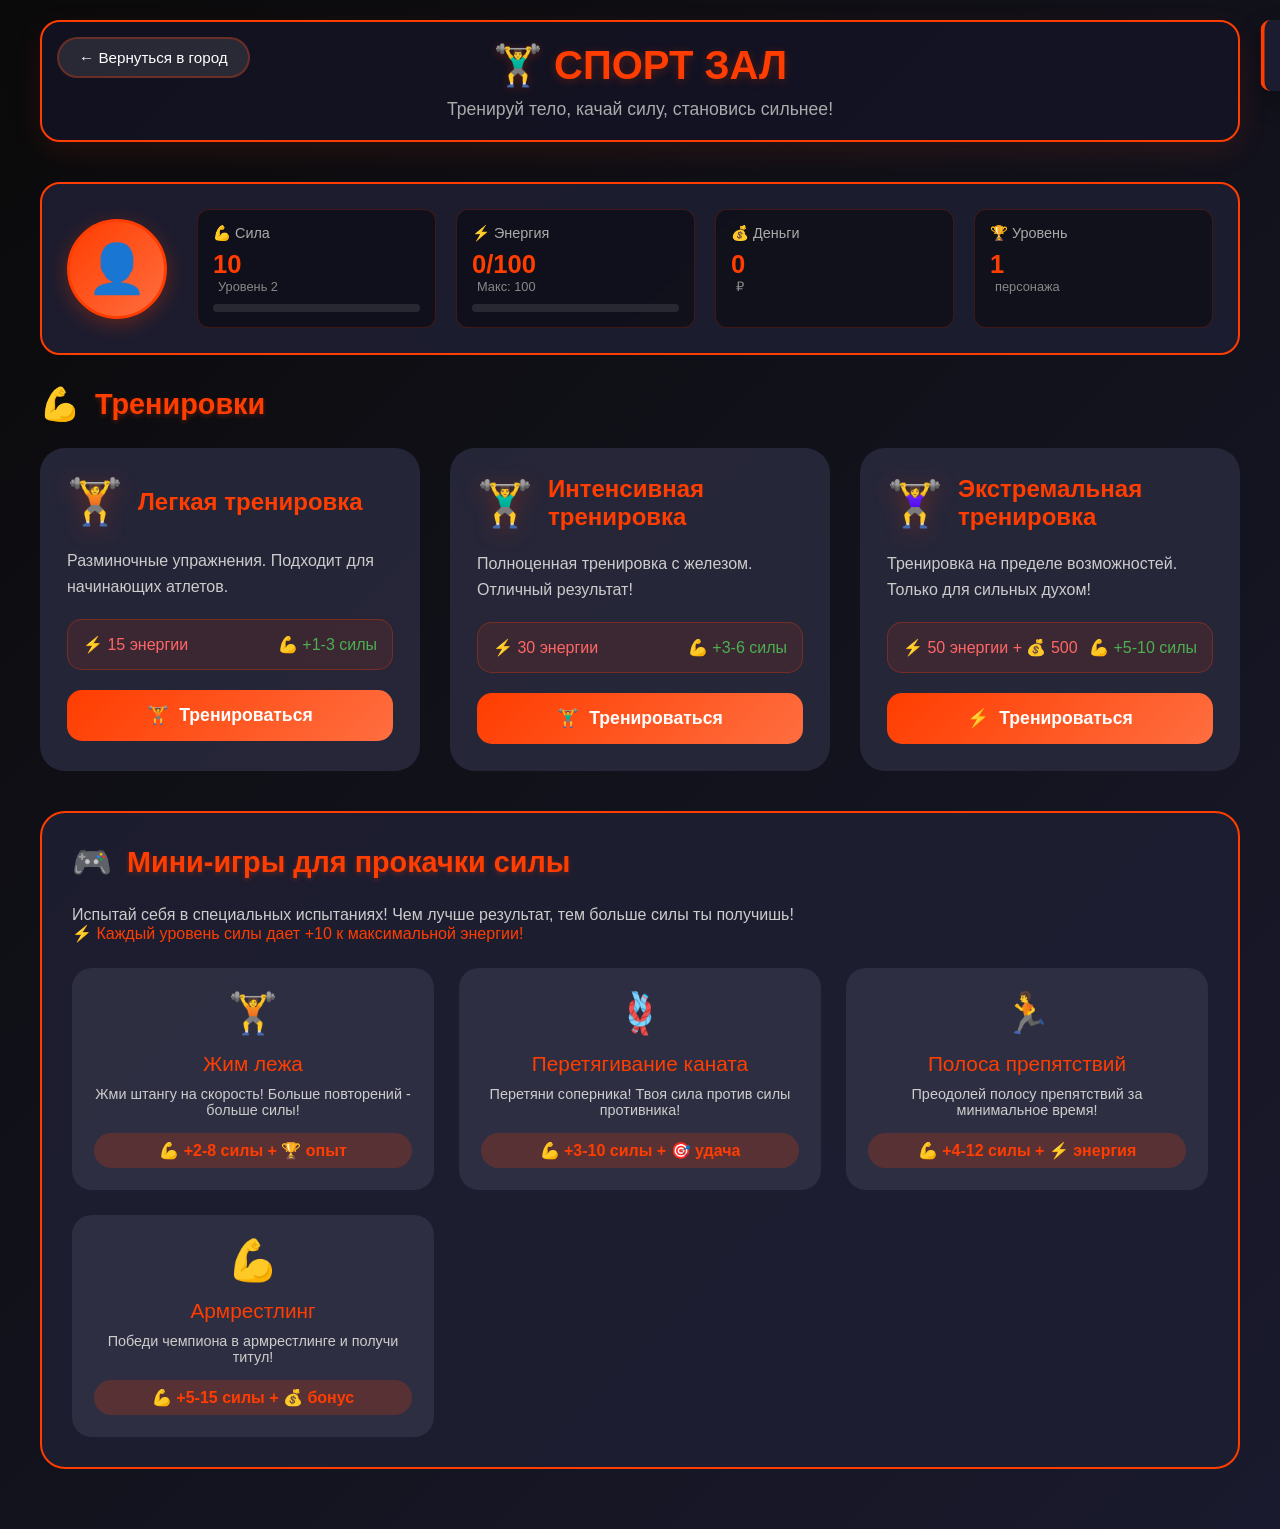
<file: gym.html>
<!DOCTYPE html>
<html lang="ru">
<head>
    <meta charset="UTF-8">
    <meta name="viewport" content="width=device-width, initial-scale=1.0">
    <title>Спорт зал - Тренировки и сила</title>
    <style>
        * {
            margin: 0;
            padding: 0;
            box-sizing: border-box;
        }
        
        body {
            background: linear-gradient(135deg, #0a0a0a 0%, #1a1a2e 100%);
            color: white;
            font-family: 'Arial', sans-serif;
            min-height: 100vh;
            padding: 20px;
        }
        
        .container {
            max-width: 1200px;
            margin: 0 auto;
            animation: fadeIn 0.5s ease-out;
        }
        
        @keyframes fadeIn {
            from { opacity: 0; transform: translateY(20px); }
            to { opacity: 1; transform: translateY(0); }
        }
        
        /* Шапка */
        .header {
            text-align: center;
            margin-bottom: 40px;
            padding: 20px;
            background: rgba(20, 20, 40, 0.7);
            border-radius: 20px;
            border: 2px solid #FF3D00;
            box-shadow: 0 10px 30px rgba(255, 61, 0, 0.1);
            position: relative;
        }
        
        .back-btn {
            position: absolute;
            top: 15px;
            left: 15px;
            background: rgba(255, 255, 255, 0.1);
            color: white;
            padding: 10px 20px;
            border-radius: 25px;
            font-size: 0.95em;
            cursor: pointer;
            transition: all 0.3s;
            border: 2px solid rgba(255, 61, 0, 0.3);
            text-decoration: none;
            display: flex;
            align-items: center;
            gap: 8px;
        }
        
        .back-btn:hover {
            background: rgba(255, 61, 0, 0.2);
            border-color: #FF3D00;
            transform: translateX(-5px);
        }
        
        .header h1 {
            color: #FF3D00;
            font-size: 2.5em;
            margin-bottom: 10px;
            text-shadow: 0 2px 10px rgba(255, 61, 0, 0.3);
        }
        
        .header p {
            color: #aaa;
            font-size: 1.1em;
        }
        
        /* Статистика персонажа */
        .stats-panel {
            background: rgba(30, 30, 50, 0.9);
            border-radius: 20px;
            padding: 25px;
            margin-bottom: 30px;
            border: 2px solid #FF3D00;
            backdrop-filter: blur(10px);
            display: flex;
            align-items: center;
            gap: 30px;
        }
        
        .character-avatar {
            width: 100px;
            height: 100px;
            background: linear-gradient(135deg, #FF3D00, #FF6E40);
            border-radius: 50%;
            display: flex;
            align-items: center;
            justify-content: center;
            font-size: 3em;
            border: 3px solid #FF3D00;
            box-shadow: 0 5px 20px rgba(255, 61, 0, 0.3);
        }
        
        .character-stats {
            flex: 1;
            display: grid;
            grid-template-columns: repeat(auto-fit, minmax(180px, 1fr));
            gap: 20px;
        }
        
        .stat-item {
            background: rgba(0, 0, 0, 0.4);
            padding: 15px;
            border-radius: 12px;
            border: 1px solid rgba(255, 61, 0, 0.2);
            transition: all 0.3s;
        }
        
        .stat-item:hover {
            transform: translateY(-5px);
            border-color: #FF3D00;
            box-shadow: 0 5px 15px rgba(255, 61, 0, 0.2);
        }
        
        .stat-label {
            font-size: 0.9em;
            color: #aaa;
            margin-bottom: 8px;
            display: flex;
            align-items: center;
            gap: 8px;
        }
        
        .stat-value {
            font-size: 1.6em;
            font-weight: bold;
            color: #FF3D00;
        }
        
        .stat-sub {
            font-size: 0.8em;
            color: #888;
            margin-left: 5px;
        }
        
        .progress-bar {
            width: 100%;
            height: 8px;
            background: rgba(255, 255, 255, 0.1);
            border-radius: 4px;
            margin-top: 10px;
            overflow: hidden;
        }
        
        .progress-fill {
            height: 100%;
            background: linear-gradient(90deg, #FF3D00, #FF6E40);
            border-radius: 4px;
            transition: width 0.3s;
            position: relative;
            overflow: hidden;
        }
        
        .progress-fill::after {
            content: '';
            position: absolute;
            top: 0;
            left: -100%;
            width: 100%;
            height: 100%;
            background: linear-gradient(90deg, transparent, rgba(255, 255, 255, 0.4), transparent);
            animation: shimmer 2s infinite;
        }
        
        @keyframes shimmer {
            0% { left: -100%; }
            100% { left: 100%; }
        }
        
        /* Секции тренировок */
        .section-title {
            display: flex;
            align-items: center;
            gap: 15px;
            margin-bottom: 25px;
        }
        
        .section-title h2 {
            color: #FF3D00;
            font-size: 1.8em;
            text-shadow: 0 2px 5px rgba(255, 61, 0, 0.3);
        }
        
        .title-icon {
            font-size: 2em;
        }
        
        .training-grid {
            display: grid;
            grid-template-columns: repeat(auto-fit, minmax(350px, 1fr));
            gap: 30px;
            margin-bottom: 40px;
        }
        
        /* Карточки тренировок */
        .training-card {
            background: rgba(40, 40, 60, 0.9);
            border-radius: 25px;
            padding: 25px;
            border: 2px solid transparent;
            transition: all 0.3s;
            position: relative;
            overflow: hidden;
        }
        
        .training-card::before {
            content: '';
            position: absolute;
            top: 0;
            left: 0;
            right: 0;
            height: 4px;
            background: linear-gradient(90deg, #FF3D00, #FF6E40);
            transform: scaleX(0);
            transition: transform 0.3s;
        }
        
        .training-card:hover {
            transform: translateY(-10px);
            border-color: #FF3D00;
            box-shadow: 0 15px 30px rgba(255, 61, 0, 0.2);
        }
        
        .training-card:hover::before {
            transform: scaleX(1);
        }
        
        .card-header {
            display: flex;
            align-items: center;
            gap: 15px;
            margin-bottom: 20px;
        }
        
        .card-icon {
            font-size: 2.8em;
            color: #FF3D00;
            filter: drop-shadow(0 5px 10px rgba(255, 61, 0, 0.3));
        }
        
        .card-title {
            font-size: 1.5em;
            color: #FF3D00;
            font-weight: bold;
        }
        
        .card-description {
            color: #ccc;
            margin-bottom: 20px;
            line-height: 1.6;
        }
        
        .card-stats {
            background: rgba(255, 61, 0, 0.1);
            border-radius: 15px;
            padding: 15px;
            margin-bottom: 20px;
            display: flex;
            justify-content: space-between;
            align-items: center;
            border: 1px solid rgba(255, 61, 0, 0.3);
        }
        
        .cost {
            display: flex;
            align-items: center;
            gap: 8px;
            color: #ff6666;
        }
        
        .reward {
            display: flex;
            align-items: center;
            gap: 8px;
            color: #4CAF50;
        }
        
        .train-btn {
            background: linear-gradient(135deg, #FF3D00, #FF6E40);
            color: white;
            border: none;
            border-radius: 15px;
            padding: 15px 25px;
            font-size: 1.1em;
            font-weight: bold;
            cursor: pointer;
            transition: all 0.3s;
            width: 100%;
            display: flex;
            align-items: center;
            justify-content: center;
            gap: 10px;
        }
        
        .train-btn:hover {
            transform: translateY(-3px);
            box-shadow: 0 8px 25px rgba(255, 61, 0, 0.4);
        }
        
        .train-btn:disabled {
            opacity: 0.5;
            cursor: not-allowed;
            transform: none;
            box-shadow: none;
        }
        
        /* Мини-игры */
        .mini-game-section {
            background: rgba(30, 30, 50, 0.9);
            border-radius: 25px;
            padding: 30px;
            margin-bottom: 40px;
            border: 2px solid #FF3D00;
        }
        
        .mini-game-grid {
            display: grid;
            grid-template-columns: repeat(auto-fit, minmax(300px, 1fr));
            gap: 25px;
            margin-top: 25px;
        }
        
        .mini-game-card {
            background: rgba(50, 50, 70, 0.8);
            border-radius: 20px;
            padding: 20px;
            text-align: center;
            cursor: pointer;
            transition: all 0.3s;
            border: 2px solid transparent;
        }
        
        .mini-game-card:hover {
            transform: scale(1.05);
            border-color: #FF3D00;
            box-shadow: 0 10px 25px rgba(255, 61, 0, 0.2);
        }
        
        .mini-game-icon {
            font-size: 2.5em;
            margin-bottom: 15px;
        }
        
        .mini-game-title {
            font-size: 1.3em;
            color: #FF3D00;
            margin-bottom: 10px;
        }
        
        .mini-game-desc {
            color: #ccc;
            font-size: 0.9em;
            margin-bottom: 15px;
        }
        
        .mini-game-reward {
            background: rgba(255, 61, 0, 0.2);
            padding: 8px;
            border-radius: 20px;
            color: #FF3D00;
            font-weight: bold;
        }
        
        /* Модальное окно мини-игры */
        .game-modal {
            display: none;
            position: fixed;
            top: 50%;
            left: 50%;
            transform: translate(-50%, -50%);
            background: linear-gradient(135deg, #1a1a2e 0%, #16213e 100%);
            border-radius: 25px;
            padding: 35px;
            width: 90%;
            max-width: 600px;
            z-index: 1001;
            border: 3px solid #FF3D00;
            box-shadow: 0 20px 50px rgba(0, 0, 0, 0.5);
        }
        
        .game-modal.show {
            display: block;
            animation: modalPop 0.3s ease-out;
        }
        
        @keyframes modalPop {
            from { opacity: 0; transform: translate(-50%, -60%); }
            to { opacity: 1; transform: translate(-50%, -50%); }
        }
        
        .overlay {
            display: none;
            position: fixed;
            top: 0;
            left: 0;
            right: 0;
            bottom: 0;
            background: rgba(0, 0, 0, 0.85);
            z-index: 1000;
            backdrop-filter: blur(5px);
        }
        
        .overlay.show {
            display: block;
        }
        
        /* Игровые элементы */
        .game-area {
            text-align: center;
            margin: 25px 0;
        }
        
        .click-target {
            width: 150px;
            height: 150px;
            background: linear-gradient(135deg, #FF3D00, #FF6E40);
            border-radius: 50%;
            display: flex;
            align-items: center;
            justify-content: center;
            font-size: 2em;
            color: white;
            cursor: pointer;
            margin: 20px auto;
            transition: all 0.1s;
            box-shadow: 0 10px 30px rgba(255, 61, 0, 0.5);
        }
        
        .click-target:active {
            transform: scale(0.9);
        }
        
        .game-timer {
            font-size: 2em;
            color: #FF3D00;
            margin: 20px 0;
            font-weight: bold;
        }
        
        .game-score {
            font-size: 1.5em;
            color: #fff;
            margin: 15px 0;
        }
        
        .strength-bar {
            width: 100%;
            height: 20px;
            background: rgba(255, 255, 255, 0.1);
            border-radius: 10px;
            margin: 20px 0;
            overflow: hidden;
        }
        
        .strength-fill {
            height: 100%;
            background: linear-gradient(90deg, #FF3D00, #FF6E40);
            border-radius: 10px;
            transition: width 0.3s;
        }
        
        /* Уведомления */
        .notification {
            position: fixed;
            top: 20px;
            right: 20px;
            background: rgba(30, 30, 50, 0.95);
            border-left: 4px solid #FF3D00;
            border-radius: 10px;
            padding: 20px;
            max-width: 300px;
            transform: translateX(100%);
            transition: transform 0.3s;
            z-index: 1100;
            box-shadow: 0 10px 25px rgba(0, 0, 0, 0.3);
        }
        
        .notification.show {
            transform: translateX(0);
        }
        
        .notification-title {
            color: #FF3D00;
            font-size: 1.1em;
            margin-bottom: 10px;
            display: flex;
            align-items: center;
            gap: 10px;
        }
        
        /* Адаптивность */
        @media (max-width: 768px) {
            .stats-panel {
                flex-direction: column;
                text-align: center;
            }
            
            .training-grid {
                grid-template-columns: 1fr;
            }
            
            .back-btn {
                position: static;
                margin: 10px 0;
                display: inline-flex;
            }
        }
        
        /* Анимация для повышения уровня */
        @keyframes levelUp {
            0% { transform: scale(1); }
            50% { transform: scale(1.2); }
            100% { transform: scale(1); }
        }
        
        .level-up {
            animation: levelUp 0.5s ease-out;
        }
    </style>
</head>
<body>
    <!-- Оверлей -->
    <div class="overlay" id="overlay"></div>
    
    <!-- Уведомления -->
    <div class="notification" id="notification">
        <div class="notification-title">
            <span id="notificationIcon">🏋️</span>
            <span id="notificationTitle">Спорт зал</span>
        </div>
        <div class="notification-message" id="notificationMessage"></div>
    </div>
    
    <!-- Модальное окно для мини-игр -->
    <div class="game-modal" id="gameModal">
        <div style="text-align: center; margin-bottom: 20px;">
            <h2 style="color: #FF3D00;" id="gameModalTitle">🏋️‍♂️ Жим лежа</h2>
        </div>
        <div id="gameContent"></div>
        <button onclick="closeGameModal()" style="
            background: rgba(255, 255, 255, 0.1);
            color: white;
            border: 1px solid #FF3D00;
            border-radius: 10px;
            padding: 10px 20px;
            margin-top: 20px;
            width: 100%;
            cursor: pointer;
            transition: all 0.3s;
        ">Закрыть</button>
    </div>
    
    <div class="container">
        <!-- Шапка -->
        <div class="header">
            <a href="index.html" class="back-btn">
                ← Вернуться в город
            </a>
            <h1>🏋️‍♂️ СПОРТ ЗАЛ</h1>
            <p>Тренируй тело, качай силу, становись сильнее!</p>
        </div>
        
        <!-- Статистика персонажа -->
        <div class="stats-panel">
            <div class="character-avatar" id="characterAvatar">👤</div>
            <div class="character-stats">
                <div class="stat-item">
                    <div class="stat-label">💪 Сила</div>
                    <div class="stat-value" id="strengthValue">0</div>
                    <div class="stat-sub" id="strengthLevel">Уровень 1</div>
                    <div class="progress-bar">
                        <div class="progress-fill" id="strengthProgress" style="width: 0%"></div>
                    </div>
                </div>
                <div class="stat-item">
                    <div class="stat-label">⚡ Энергия</div>
                    <div class="stat-value" id="energyValue">0</div>
                    <div class="stat-sub" id="energyCapacity">Макс: 100</div>
                    <div class="progress-bar">
                        <div class="progress-fill" id="energyProgress" style="width: 0%"></div>
                    </div>
                </div>
                <div class="stat-item">
                    <div class="stat-label">💰 Деньги</div>
                    <div class="stat-value" id="moneyValue">0</div>
                    <div class="stat-sub">₽</div>
                </div>
                <div class="stat-item">
                    <div class="stat-label">🏆 Уровень</div>
                    <div class="stat-value" id="levelValue">1</div>
                    <div class="stat-sub">персонажа</div>
                </div>
            </div>
        </div>
        
        <!-- Обычные тренировки -->
        <div class="section-title">
            <span class="title-icon">💪</span>
            <h2>Тренировки</h2>
        </div>
        
        <div class="training-grid">
            <!-- Легкая тренировка -->
            <div class="training-card">
                <div class="card-header">
                    <span class="card-icon">🏋️</span>
                    <span class="card-title">Легкая тренировка</span>
                </div>
                <div class="card-description">
                    Разминочные упражнения. Подходит для начинающих атлетов.
                </div>
                <div class="card-stats">
                    <div class="cost">
                        ⚡ 15 энергии
                    </div>
                    <div class="reward">
                        💪 +1-3 силы
                    </div>
                </div>
                <button class="train-btn" onclick="lightWorkout()">
                    <span>🏋️</span> Тренироваться
                </button>
            </div>
            
            <!-- Средняя тренировка -->
            <div class="training-card">
                <div class="card-header">
                    <span class="card-icon">🏋️‍♂️</span>
                    <span class="card-title">Интенсивная тренировка</span>
                </div>
                <div class="card-description">
                    Полноценная тренировка с железом. Отличный результат!
                </div>
                <div class="card-stats">
                    <div class="cost">
                        ⚡ 30 энергии
                    </div>
                    <div class="reward">
                        💪 +3-6 силы
                    </div>
                </div>
                <button class="train-btn" onclick="mediumWorkout()">
                    <span>🏋️‍♂️</span> Тренироваться
                </button>
            </div>
            
            <!-- Тяжелая тренировка -->
            <div class="training-card">
                <div class="card-header">
                    <span class="card-icon">🏋️‍♀️</span>
                    <span class="card-title">Экстремальная тренировка</span>
                </div>
                <div class="card-description">
                    Тренировка на пределе возможностей. Только для сильных духом!
                </div>
                <div class="card-stats">
                    <div class="cost">
                        ⚡ 50 энергии + 💰 500
                    </div>
                    <div class="reward">
                        💪 +5-10 силы
                    </div>
                </div>
                <button class="train-btn" onclick="hardWorkout()">
                    <span>⚡</span> Тренироваться
                </button>
            </div>
        </div>
        
        <!-- МИНИ-ИГРЫ -->
        <div class="mini-game-section">
            <div class="section-title">
                <span class="title-icon">🎮</span>
                <h2>Мини-игры для прокачки силы</h2>
            </div>
            <p style="color: #ccc; margin-bottom: 20px;">
                Испытай себя в специальных испытаниях! Чем лучше результат, тем больше силы ты получишь!
                <br><span style="color: #FF3D00;">⚡ Каждый уровень силы дает +10 к максимальной энергии!</span>
            </p>
            
            <div class="mini-game-grid">
                <!-- Игра 1: Жим лежа -->
                <div class="mini-game-card" onclick="openGame('bench')">
                    <div class="mini-game-icon">🏋️</div>
                    <div class="mini-game-title">Жим лежа</div>
                    <div class="mini-game-desc">
                        Жми штангу на скорость! Больше повторений - больше силы!
                    </div>
                    <div class="mini-game-reward">
                        💪 +2-8 силы + 🏆 опыт
                    </div>
                </div>
                
                <!-- Игра 2: Перетягивание каната -->
                <div class="mini-game-card" onclick="openGame('rope')">
                    <div class="mini-game-icon">🪢</div>
                    <div class="mini-game-title">Перетягивание каната</div>
                    <div class="mini-game-desc">
                        Перетяни соперника! Твоя сила против силы противника!
                    </div>
                    <div class="mini-game-reward">
                        💪 +3-10 силы + 🎯 удача
                    </div>
                </div>
                
                <!-- Игра 3: Бег с препятствиями -->
                <div class="mini-game-card" onclick="openGame('run')">
                    <div class="mini-game-icon">🏃</div>
                    <div class="mini-game-title">Полоса препятствий</div>
                    <div class="mini-game-desc">
                        Преодолей полосу препятствий за минимальное время!
                    </div>
                    <div class="mini-game-reward">
                        💪 +4-12 силы + ⚡ энергия
                    </div>
                </div>
                
                <!-- Игра 4: Армрестлинг -->
                <div class="mini-game-card" onclick="openGame('arm')">
                    <div class="mini-game-icon">💪</div>
                    <div class="mini-game-title">Армрестлинг</div>
                    <div class="mini-game-desc">
                        Победи чемпиона в армрестлинге и получи титул!
                    </div>
                    <div class="mini-game-reward">
                        💪 +5-15 силы + 💰 бонус
                    </div>
                </div>
            </div>
        </div>
    </div>

    <script>
        // ========== ЗАГРУЗКА ДАННЫХ ПЕРСОНАЖА ==========
        let activeCharacter = null;
        let characterStats = {};
        
        // Кулдауны
        const CD = {
            lightWorkout: 30,
            mediumWorkout: 60,
            hardWorkout: 180
        };
        
        function onCD(action) {
            let last = localStorage.getItem('cd_gym_' + action);
            if (!last) return false;
            let now = Math.floor(Date.now() / 1000);
            return (now - parseInt(last)) < CD[action];
        }
        
        function timeLeft(action) {
            let last = localStorage.getItem('cd_gym_' + action);
            if (!last) return 0;
            let now = Math.floor(Date.now() / 1000);
            let left = CD[action] - (now - parseInt(last));
            return left > 0 ? left : 0;
        }
        
        function setCD(action) {
            let now = Math.floor(Date.now() / 1000);
            localStorage.setItem('cd_gym_' + action, now);
        }
        
        function fmtTime(sec) {
            if (sec >= 60) return Math.floor(sec/60) + 'м ' + (sec%60) + 'с';
            return sec + 'с';
        }
        
        // Загрузка персонажа
        function loadActiveCharacter() {
            const savedCharacter = localStorage.getItem('activeCharacter');
            if (savedCharacter) {
                try {
                    activeCharacter = JSON.parse(savedCharacter);
                } catch (e) {
                    console.error('Ошибка загрузки персонажа');
                }
            }
        }
        
        // Загрузка статистики
        function loadCharacterStats() {
            if (!activeCharacter || !activeCharacter.id) return;
            
            const statsKey = `characterStats_${activeCharacter.id}`;
            const savedStats = localStorage.getItem(statsKey);
            
            if (savedStats) {
                try {
                    characterStats = JSON.parse(savedStats);
                } catch (e) {
                    console.error('Ошибка загрузки статистики');
                }
            }
            
            // Инициализация полей
            if (!characterStats.strength) characterStats.strength = 10;
            if (!characterStats.maxEnergy) characterStats.maxEnergy = 100;
            if (!characterStats.energy) characterStats.energy = 100;
            if (!characterStats.money) characterStats.money = 1000;
            if (!characterStats.level) characterStats.level = 1;
            if (!characterStats.gymWorkouts) characterStats.gymWorkouts = 0;
            if (!characterStats.gymRecord) characterStats.gymRecord = 0;
            if (!characterStats.strengthLevel) characterStats.strengthLevel = 1;
            
            // Обновляем максимальную энергию на основе силы
            updateMaxEnergyFromStrength();
        }
        
        // ========== НОВАЯ ФУНКЦИЯ: ОБНОВЛЕНИЕ МАКСИМАЛЬНОЙ ЭНЕРГИИ ==========
        function updateMaxEnergyFromStrength() {
            // Каждые 10 силы = +10 к максимальной энергии
            // Базовая максимальная энергия: 100 + (уровень силы - 1) * 10
            let strengthLevel = Math.floor(characterStats.strength / 10) + 1;
            let baseMaxEnergy = 100;
            let bonusEnergy = (strengthLevel - 1) * 10;
            let newMaxEnergy = baseMaxEnergy + bonusEnergy;
            
            // Сохраняем уровень силы
            characterStats.strengthLevel = strengthLevel;
            
            // Обновляем максимальную энергию
            if (newMaxEnergy > characterStats.maxEnergy) {
                let oldMax = characterStats.maxEnergy;
                characterStats.maxEnergy = newMaxEnergy;
                
                // Также восстанавливаем энергию до нового максимума
                characterStats.energy += (newMaxEnergy - oldMax);
                
                showNotification('⚡ ЭНЕРГИЯ УВЕЛИЧЕНА!', 
                    `Ваша максимальная энергия увеличилась до ${newMaxEnergy}! (+${newMaxEnergy - oldMax})`, 
                    '⚡');
            }
        }
        
        // ========== ФУНКЦИЯ ПРОВЕРКИ ПОВЫШЕНИЯ УРОВНЯ СИЛЫ ==========
        function checkStrengthLevelUp(oldStrength, newStrength) {
            let oldLevel = Math.floor(oldStrength / 10) + 1;
            let newLevel = Math.floor(newStrength / 10) + 1;
            
            if (newLevel > oldLevel) {
                // Получаем бонус за каждый пройденный уровень
                let levelsGained = newLevel - oldLevel;
                let oldMaxEnergy = characterStats.maxEnergy;
                let energyBonus = levelsGained * 10;
                
                characterStats.maxEnergy += energyBonus;
                characterStats.energy += energyBonus; // Восстанавливаем энергию на бонус
                
                showNotification('🏆 НОВЫЙ УРОВЕНЬ СИЛЫ!', 
                    `Поздравляем! Уровень силы: ${oldLevel} → ${newLevel}\n⚡ Макс. энергия +${energyBonus}!`, 
                    '💪');
                
                // Анимация для статистики
                document.querySelector('.stat-item:first-child').classList.add('level-up');
                setTimeout(() => {
                    document.querySelector('.stat-item:first-child').classList.remove('level-up');
                }, 500);
                
                return true;
            }
            return false;
        }
        
        // Сохранение статистики
        function saveCharacterStats() {
            if (!activeCharacter || !activeCharacter.id) return;
            const statsKey = `characterStats_${activeCharacter.id}`;
            localStorage.setItem(statsKey, JSON.stringify(characterStats));
            localStorage.setItem('characterStats', JSON.stringify(characterStats));
            updateUI();
        }
        
        // Обновление интерфейса
        function updateUI() {
            document.getElementById('strengthValue').textContent = characterStats.strength || 10;
            
            // Уровень силы
            let strengthLevel = Math.floor((characterStats.strength || 10) / 10) + 1;
            document.getElementById('strengthLevel').innerHTML = `Уровень ${strengthLevel}`;
            
            // Энергия
            document.getElementById('energyValue').textContent = `${characterStats.energy || 0}/${characterStats.maxEnergy || 100}`;
            document.getElementById('energyCapacity').innerHTML = `Макс: ${characterStats.maxEnergy || 100}`;
            
            // Прогресс энергии
            let energyPercent = ((characterStats.energy || 0) / (characterStats.maxEnergy || 100)) * 100;
            document.getElementById('energyProgress').style.width = energyPercent + '%';
            
            // Деньги и уровень
            document.getElementById('moneyValue').textContent = (characterStats.money || 0).toLocaleString();
            document.getElementById('levelValue').textContent = characterStats.level || 1;
            
            // Прогресс силы (к следующему уровню силы)
            let currentStrength = characterStats.strength || 10;
            let nextLevelThreshold = (Math.floor(currentStrength / 10) + 1) * 10;
            let strengthProgress = ((currentStrength % 10) / 10) * 100;
            document.getElementById('strengthProgress').style.width = strengthProgress + '%';
            
            updateButtons();
        }
        
        // Обновление кнопок
        function updateButtons() {
            let lightBtn = document.querySelectorAll('.train-btn')[0];
            let mediumBtn = document.querySelectorAll('.train-btn')[1];
            let hardBtn = document.querySelectorAll('.train-btn')[2];
            
            if (lightBtn) {
                let t = timeLeft('lightWorkout');
                lightBtn.disabled = t > 0;
                lightBtn.innerHTML = t > 0 ? '⏳ ' + fmtTime(t) : '<span>🏋️</span> Тренироваться';
            }
            
            if (mediumBtn) {
                let t = timeLeft('mediumWorkout');
                mediumBtn.disabled = t > 0;
                mediumBtn.innerHTML = t > 0 ? '⏳ ' + fmtTime(t) : '<span>🏋️‍♂️</span> Тренироваться';
            }
            
            if (hardBtn) {
                let t = timeLeft('hardWorkout');
                hardBtn.disabled = t > 0;
                hardBtn.innerHTML = t > 0 ? '⏳ ' + fmtTime(t) : '<span>⚡</span> Тренироваться';
            }
        }
        
        // ========== ТРЕНИРОВКИ ==========
        function lightWorkout() {
            if (onCD('lightWorkout')) {
                showNotification('⏳ Отдых', `Отдыхай! Осталось: ${fmtTime(timeLeft('lightWorkout'))}`, '⏳');
                return;
            }
            
            if (characterStats.energy < 15) {
                showNotification('❌ Нет энергии', 'Нужно 15 энергии для тренировки', '⚡');
                return;
            }
            
            characterStats.energy -= 15;
            let oldStrength = characterStats.strength;
            let gain = Math.floor(Math.random() * 3) + 1; // 1-3 силы
            characterStats.strength += gain;
            characterStats.gymWorkouts = (characterStats.gymWorkouts || 0) + 1;
            
            if (gain > (characterStats.gymRecord || 0)) {
                characterStats.gymRecord = gain;
            }
            
            // Проверяем повышение уровня силы
            checkStrengthLevelUp(oldStrength, characterStats.strength);
            
            setCD('lightWorkout');
            saveCharacterStats();
            showNotification('✅ Тренировка завершена!', `Вы получили +${gain} силы!`, '💪');
        }
        
        function mediumWorkout() {
            if (onCD('mediumWorkout')) {
                showNotification('⏳ Отдых', `Осталось: ${fmtTime(timeLeft('mediumWorkout'))}`, '⏳');
                return;
            }
            
            if (characterStats.energy < 30) {
                showNotification('❌ Нет энергии', 'Нужно 30 энергии для тренировки', '⚡');
                return;
            }
            
            characterStats.energy -= 30;
            let oldStrength = characterStats.strength;
            let gain = Math.floor(Math.random() * 4) + 3; // 3-6 силы
            characterStats.strength += gain;
            characterStats.gymWorkouts = (characterStats.gymWorkouts || 0) + 1;
            
            if (gain > (characterStats.gymRecord || 0)) {
                characterStats.gymRecord = gain;
            }
            
            // Проверяем повышение уровня силы
            checkStrengthLevelUp(oldStrength, characterStats.strength);
            
            setCD('mediumWorkout');
            saveCharacterStats();
            showNotification('🔥 Отличная тренировка!', `Вы получили +${gain} силы!`, '💪');
        }
        
        function hardWorkout() {
            if (onCD('hardWorkout')) {
                showNotification('⏳ Отдых', `Осталось: ${fmtTime(timeLeft('hardWorkout'))}`, '⏳');
                return;
            }
            
            if (characterStats.energy < 50) {
                showNotification('❌ Нет энергии', 'Нужно 50 энергии для тренировки', '⚡');
                return;
            }
            
            if (characterStats.money < 500) {
                showNotification('❌ Нет денег', 'Нужно 500 ₽ для тренировки', '💰');
                return;
            }
            
            characterStats.energy -= 50;
            characterStats.money -= 500;
            let oldStrength = characterStats.strength;
            let gain = Math.floor(Math.random() * 6) + 5; // 5-10 силы
            characterStats.strength += gain;
            characterStats.gymWorkouts = (characterStats.gymWorkouts || 0) + 1;
            
            if (gain > (characterStats.gymRecord || 0)) {
                characterStats.gymRecord = gain;
            }
            
            // Проверяем повышение уровня силы
            checkStrengthLevelUp(oldStrength, characterStats.strength);
            
            setCD('hardWorkout');
            saveCharacterStats();
            showNotification('⚡ ЭКСТРИМ!', `Вы получили +${gain} силы!`, '🏆');
        }
        
        // ========== МИНИ-ИГРЫ ==========
        let currentGame = null;
        let gameScore = 0;
        let gameTimer = null;
        let gameTimeLeft = 0;
        
        function openGame(gameType) {
            currentGame = gameType;
            
            if (characterStats.energy < 20) {
                showNotification('❌ Нет энергии', 'Для мини-игр нужно 20 энергии', '⚡');
                return;
            }
            
            characterStats.energy -= 20;
            saveCharacterStats();
            
            let modal = document.getElementById('gameModal');
            let overlay = document.getElementById('overlay');
            let gameContent = document.getElementById('gameContent');
            
            switch(gameType) {
                case 'bench':
                    document.getElementById('gameModalTitle').innerHTML = '🏋️ Жим лежа';
                    gameContent.innerHTML = getBenchPressGame();
                    break;
                case 'rope':
                    document.getElementById('gameModalTitle').innerHTML = '🪢 Перетягивание каната';
                    gameContent.innerHTML = getTugOfWarGame();
                    break;
                case 'run':
                    document.getElementById('gameModalTitle').innerHTML = '🏃 Полоса препятствий';
                    gameContent.innerHTML = getObstacleCourseGame();
                    break;
                case 'arm':
                    document.getElementById('gameModalTitle').innerHTML = '💪 Армрестлинг';
                    gameContent.innerHTML = getArmWrestlingGame();
                    break;
            }
            
            modal.classList.add('show');
            overlay.classList.add('show');
        }
        
        function closeGameModal() {
            document.getElementById('gameModal').classList.remove('show');
            document.getElementById('overlay').classList.remove('show');
            if (gameTimer) clearInterval(gameTimer);
        }
        
        // ИГРА 1: Жим лежа (Кликер)
        function getBenchPressGame() {
            gameScore = 0;
            gameTimeLeft = 10;
            
            return `
                <div style="text-align: center;">
                    <p style="color: #ccc; margin-bottom: 20px;">
                        Жми штангу как можно быстрее! Кликай по штанге!
                    </p>
                    <div class="game-timer" id="gameTimer">⏱️ 10с</div>
                    <div class="click-target" id="clickTarget" onclick="clickBench()">
                        🏋️
                    </div>
                    <div class="game-score" id="gameScore">Повторений: 0</div>
                    <div class="strength-bar">
                        <div class="strength-fill" id="strengthFill" style="width: 0%"></div>
                    </div>
                </div>
            `;
        }
        
        function clickBench() {
            gameScore++;
            document.getElementById('gameScore').innerHTML = `Повторений: ${gameScore}`;
            
            let target = document.getElementById('clickTarget');
            target.style.transform = 'scale(0.8)';
            setTimeout(() => { target.style.transform = 'scale(1)'; }, 100);
            
            let progress = (gameScore % 100) / 100 * 100;
            document.getElementById('strengthFill').style.width = progress + '%';
            
            if (!gameTimer) {
                startGameTimer('bench');
            }
        }
        
        // ИГРА 2: Перетягивание каната
        function getTugOfWarGame() {
            let opponentStrength = characterStats.strength + Math.floor(Math.random() * 10) - 5;
            if (opponentStrength < 5) opponentStrength = 10;
            
            return `
                <div style="text-align: center;">
                    <p style="color: #ccc; margin-bottom: 20px;">
                        Противник: 💪 ${opponentStrength} силы
                    </p>
                    <div style="display: flex; justify-content: space-between; align-items: center; margin: 30px 0;">
                        <span style="font-size: 2em;">💪</span>
                        <div style="width: 200px; height: 20px; background: rgba(255,255,255,0.1); border-radius: 10px;">
                            <div id="ropeProgress" style="width: 50%; height: 100%; background: linear-gradient(90deg, #FF3D00, #FF6E40); border-radius: 10px;"></div>
                        </div>
                        <span style="font-size: 2em;">💪</span>
                    </div>
                    <button onclick="pullRope(${opponentStrength})" style="
                        background: linear-gradient(135deg, #FF3D00, #FF6E40);
                        color: white;
                        border: none;
                        border-radius: 10px;
                        padding: 15px 30px;
                        font-size: 1.2em;
                        cursor: pointer;
                        margin: 20px 0;
                    ">ТЯНИ! 💪</button>
                    <p id="tugResult" style="color: #FF3D00; font-size: 1.2em;"></p>
                </div>
            `;
        }
        
        function pullRope(opponentStrength) {
            let playerPull = Math.floor(Math.random() * characterStats.strength) + 5;
            let opponentPull = Math.floor(Math.random() * opponentStrength) + 5;
            
            let progress = document.getElementById('ropeProgress');
            let currentProgress = parseInt(progress.style.width) || 50;
            
            if (playerPull > opponentPull) {
                currentProgress += 10;
            } else {
                currentProgress -= 10;
            }
            
            currentProgress = Math.max(0, Math.min(100, currentProgress));
            progress.style.width = currentProgress + '%';
            
            if (currentProgress <= 0) {
                document.getElementById('tugResult').innerHTML = '❌ Вы проиграли!';
                finishTugOfWar(false, opponentStrength);
            } else if (currentProgress >= 100) {
                document.getElementById('tugResult').innerHTML = '🎉 ПОБЕДА!';
                finishTugOfWar(true, opponentStrength);
            }
        }
        
        function finishTugOfWar(won, opponentStrength) {
            let oldStrength = characterStats.strength;
            let gain;
            
            if (won) {
                gain = Math.floor(Math.random() * 8) + 5;
                characterStats.strength += gain;
                showNotification('🎉 ПОБЕДА!', `Вы победили и получили +${gain} силы!`, '💪');
            } else {
                gain = Math.floor(Math.random() * 4) + 1;
                characterStats.strength += gain;
                showNotification('💪 Хорошая попытка!', `Вы получили +${gain} силы`, '🏋️');
            }
            
            // Проверяем повышение уровня силы
            checkStrengthLevelUp(oldStrength, characterStats.strength);
            
            saveCharacterStats();
            setTimeout(closeGameModal, 2000);
        }
        
        // ИГРА 3: Полоса препятствий
        function getObstacleCourseGame() {
            obstacleCount = 0;
            return `
                <div style="text-align: center;">
                    <p style="color: #ccc; margin-bottom: 20px;">
                        Нажимай на препятствия, чтобы преодолеть их!
                    </p>
                    <div style="display: grid; grid-template-columns: repeat(3, 1fr); gap: 10px; margin: 20px 0;">
                        <div onclick="jumpObstacle(this)" style="background: #FF3D00; padding: 20px; border-radius: 10px; cursor: pointer;">🏃</div>
                        <div onclick="jumpObstacle(this)" style="background: #FF6E40; padding: 20px; border-radius: 10px; cursor: pointer;">🏊</div>
                        <div onclick="jumpObstacle(this)" style="background: #FF8A65; padding: 20px; border-radius: 10px; cursor: pointer;">🧗</div>
                    </div>
                    <p id="obstacleProgress">Препятствий преодолено: 0/10</p>
                </div>
            `;
        }
        
        let obstacleCount = 0;
        function jumpObstacle(element) {
            obstacleCount++;
            element.style.opacity = '0.5';
            element.onclick = null;
            document.getElementById('obstacleProgress').innerHTML = `Препятствий преодолено: ${obstacleCount}/10`;
            
            if (obstacleCount >= 10) {
                let oldStrength = characterStats.strength;
                let gain = Math.floor(Math.random() * 9) + 4;
                characterStats.strength += gain;
                
                // Проверяем повышение уровня силы
                checkStrengthLevelUp(oldStrength, characterStats.strength);
                
                showNotification('🎉 ФИНИШ!', `Вы преодолели полосу препятствий! +${gain} силы!`, '🏃');
                saveCharacterStats();
                obstacleCount = 0;
                setTimeout(closeGameModal, 2000);
            }
        }
        
        // ИГРА 4: Армрестлинг
        function getArmWrestlingGame() {
            let championStrength = Math.floor(characterStats.strength * 1.5);
            return `
                <div style="text-align: center;">
                    <p style="color: #ccc; margin-bottom: 20px;">
                        Чемпион: 💪 ${championStrength} силы
                    </p>
                    <div style="margin: 30px 0;">
                        <span style="font-size: 4em;">💪</span>
                        <span style="font-size: 2em; color: #FF3D00;">VS</span>
                        <span style="font-size: 4em;">💪</span>
                    </div>
                    <button onclick="armWrestle(${championStrength})" style="
                        background: linear-gradient(135deg, #FF3D00, #FF6E40);
                        color: white;
                        border: none;
                        border-radius: 50px;
                        padding: 20px 40px;
                        font-size: 1.5em;
                        cursor: pointer;
                        margin: 20px 0;
                    ">БОЙ! 🥊</button>
                </div>
            `;
        }
        
        function armWrestle(championStrength) {
            let oldStrength = characterStats.strength;
            let playerRoll = Math.random() * characterStats.strength;
            let championRoll = Math.random() * championStrength;
            
            if (playerRoll > championRoll) {
                let gain = Math.floor(Math.random() * 11) + 5;
                characterStats.strength += gain;
                let bonus = Math.floor(Math.random() * 1000) + 500;
                characterStats.money += bonus;
                
                // Проверяем повышение уровня силы
                checkStrengthLevelUp(oldStrength, characterStats.strength);
                
                showNotification('🏆 ЧЕМПИОН!', `Вы победили чемпиона! +${gain} силы, +${bonus} ₽!`, '👑');
            } else {
                let gain = Math.floor(Math.random() * 5) + 2;
                characterStats.strength += gain;
                
                // Проверяем повышение уровня силы
                checkStrengthLevelUp(oldStrength, characterStats.strength);
                
                showNotification('💪 Достойный бой!', `Вы получили +${gain} силы!`, '🥈');
            }
            
            saveCharacterStats();
            setTimeout(closeGameModal, 3000);
        }
        
        // Таймер для игр
        function startGameTimer(gameType) {
            gameTimer = setInterval(function() {
                gameTimeLeft--;
                document.getElementById('gameTimer').innerHTML = `⏱️ ${gameTimeLeft}с`;
                
                if (gameTimeLeft <= 0) {
                    clearInterval(gameTimer);
                    gameTimer = null;
                    
                    if (gameType === 'bench') {
                        let oldStrength = characterStats.strength;
                        let gain = Math.floor(gameScore / 5) + 2;
                        characterStats.strength += gain;
                        
                        // Проверяем повышение уровня силы
                        checkStrengthLevelUp(oldStrength, characterStats.strength);
                        
                        showNotification('🎯 Тренировка окончена!', `Вы сделали ${gameScore} повторений! +${gain} силы!`, '🏋️');
                        saveCharacterStats();
                        setTimeout(closeGameModal, 2000);
                    }
                }
            }, 1000);
        }
        
        // Уведомления
        function showNotification(title, message, icon = '🏋️') {
            let notification = document.getElementById('notification');
            document.getElementById('notificationIcon').textContent = icon;
            document.getElementById('notificationTitle').textContent = title;
            document.getElementById('notificationMessage').textContent = message;
            
            notification.classList.add('show');
            setTimeout(() => {
                notification.classList.remove('show');
            }, 3000);
        }
        
        // Инициализация
        document.addEventListener('DOMContentLoaded', function() {
            loadActiveCharacter();
            loadCharacterStats();
            updateUI();
            setInterval(updateButtons, 1000);
        });
        
        window.addEventListener('beforeunload', function() {
            if (activeCharacter) {
                localStorage.setItem('activeCharacter', JSON.stringify(activeCharacter));
            }
            saveCharacterStats();
        });
    </script>
</body>
</html>
</file>
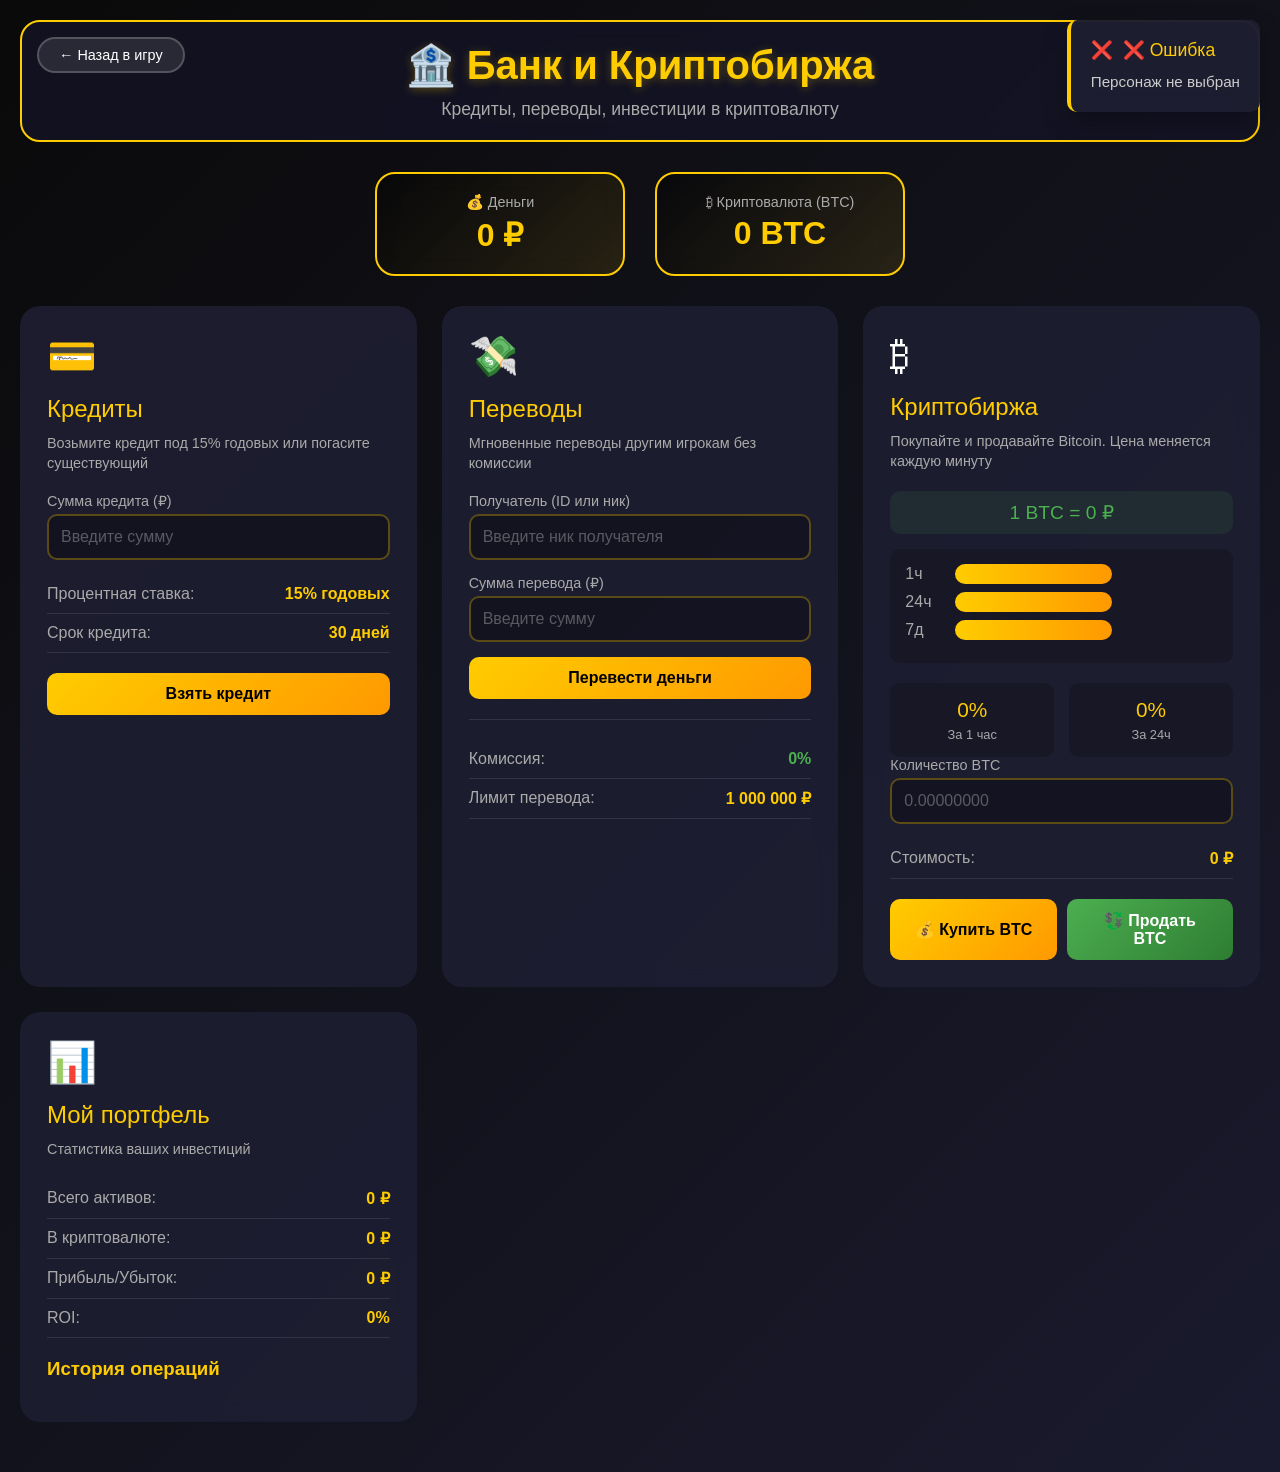
<file: menu-bank.html>
<!DOCTYPE html>
<html lang="ru">
<head>
    <meta charset="UTF-8">
    <meta name="viewport" content="width=device-width, initial-scale=1.0">
    <title>Банк и Криптобиржа</title>
    <style>
        * {
            margin: 0;
            padding: 0;
            box-sizing: border-box;
        }
        
        body {
            background: linear-gradient(135deg, #0a0a0a 0%, #1a1a2e 100%);
            color: white;
            font-family: 'Segoe UI', Tahoma, Geneva, Verdana, sans-serif;
            min-height: 100vh;
            padding: 20px;
        }
        
        .container {
            max-width: 1400px;
            margin: 0 auto;
            animation: fadeIn 0.5s ease-out;
        }
        
        @keyframes fadeIn {
            from { opacity: 0; transform: translateY(20px); }
            to { opacity: 1; transform: translateY(0); }
        }
        
        .header {
            text-align: center;
            margin-bottom: 30px;
            padding: 20px;
            background: rgba(20, 20, 40, 0.7);
            border-radius: 20px;
            border: 2px solid #ffcc00;
            backdrop-filter: blur(10px);
            position: relative;
        }
        
        .back-btn {
            position: absolute;
            top: 15px;
            left: 15px;
            background: rgba(255, 255, 255, 0.1);
            color: white;
            padding: 8px 20px;
            border-radius: 30px;
            font-size: 0.9em;
            cursor: pointer;
            transition: all 0.3s;
            border: 2px solid rgba(255, 255, 255, 0.2);
            text-decoration: none;
            display: flex;
            align-items: center;
            gap: 8px;
        }
        
        .back-btn:hover {
            background: rgba(255, 204, 0, 0.2);
            border-color: #ffcc00;
        }
        
        .header h1 {
            color: #ffcc00;
            font-size: 2.5em;
            margin-bottom: 10px;
            text-shadow: 0 2px 10px rgba(255, 204, 0, 0.3);
        }
        
        .header p {
            color: #aaa;
            font-size: 1.1em;
        }
        
        .balance-section {
            display: flex;
            justify-content: center;
            gap: 30px;
            margin-bottom: 30px;
            flex-wrap: wrap;
        }
        
        .balance-card {
            background: linear-gradient(135deg, rgba(0, 0, 0, 0.4), rgba(255, 204, 0, 0.1));
            border: 2px solid #ffcc00;
            border-radius: 20px;
            padding: 20px 40px;
            text-align: center;
            min-width: 250px;
            backdrop-filter: blur(10px);
        }
        
        .balance-label {
            color: #aaa;
            font-size: 0.9em;
            margin-bottom: 5px;
        }
        
        .balance-value {
            font-size: 2em;
            font-weight: bold;
            color: #ffcc00;
        }
        
        .balance-value small {
            font-size: 0.5em;
            color: #888;
        }
        
        .bank-grid {
            display: grid;
            grid-template-columns: repeat(auto-fit, minmax(350px, 1fr));
            gap: 25px;
            margin-bottom: 30px;
        }
        
        .bank-card {
            background: rgba(30, 30, 50, 0.9);
            border-radius: 20px;
            padding: 25px;
            border: 2px solid transparent;
            transition: all 0.3s;
            backdrop-filter: blur(10px);
            position: relative;
            overflow: hidden;
        }
        
        .bank-card::before {
            content: '';
            position: absolute;
            top: 0;
            left: 0;
            right: 0;
            height: 4px;
            background: linear-gradient(90deg, #ffcc00, #ff9900);
            transform: scaleX(0);
            transition: transform 0.3s;
        }
        
        .bank-card:hover {
            transform: translateY(-5px);
            border-color: #ffcc00;
            box-shadow: 0 10px 30px rgba(255, 204, 0, 0.2);
        }
        
        .bank-card:hover::before {
            transform: scaleX(1);
        }
        
        .card-icon {
            font-size: 2.5em;
            margin-bottom: 15px;
        }
        
        .card-title {
            font-size: 1.5em;
            color: #ffcc00;
            margin-bottom: 10px;
        }
        
        .card-desc {
            color: #aaa;
            font-size: 0.9em;
            margin-bottom: 20px;
            line-height: 1.4;
        }
        
        .input-group {
            margin-bottom: 15px;
        }
        
        .input-group label {
            display: block;
            color: #aaa;
            margin-bottom: 5px;
            font-size: 0.9em;
        }
        
        .bank-input {
            width: 100%;
            background: rgba(0, 0, 0, 0.3);
            border: 2px solid rgba(255, 204, 0, 0.3);
            border-radius: 10px;
            padding: 12px;
            color: white;
            font-size: 1em;
            transition: all 0.3s;
        }
        
        .bank-input:focus {
            outline: none;
            border-color: #ffcc00;
            box-shadow: 0 0 15px rgba(255, 204, 0, 0.3);
        }
        
        .bank-input::placeholder {
            color: rgba(255, 255, 255, 0.3);
        }
        
        .bank-btn {
            background: linear-gradient(135deg, #ffcc00, #ff9900);
            color: black;
            border: none;
            border-radius: 10px;
            padding: 12px 20px;
            font-size: 1em;
            font-weight: bold;
            cursor: pointer;
            transition: all 0.3s;
            width: 100%;
        }
        
        .bank-btn:hover {
            transform: translateY(-2px);
            box-shadow: 0 5px 20px rgba(255, 204, 0, 0.4);
        }
        
        .bank-btn:disabled {
            opacity: 0.5;
            cursor: not-allowed;
            transform: none;
            box-shadow: none;
        }
        
        .bank-btn.secondary {
            background: linear-gradient(135deg, #4CAF50, #2E7D32);
            color: white;
        }
        
        .bank-btn.danger {
            background: linear-gradient(135deg, #ff4444, #cc0000);
            color: white;
        }
        
        .info-row {
            display: flex;
            justify-content: space-between;
            padding: 10px 0;
            border-bottom: 1px solid rgba(255, 255, 255, 0.1);
        }
        
        .info-label {
            color: #aaa;
        }
        
        .info-value {
            color: #ffcc00;
            font-weight: bold;
        }
        
        .info-value.green {
            color: #4CAF50;
        }
        
        .info-value.red {
            color: #ff6666;
        }
        
        .loan-active {
            background: rgba(255, 68, 68, 0.1);
            border-radius: 10px;
            padding: 15px;
            margin-bottom: 15px;
            border: 1px solid rgba(255, 68, 68, 0.3);
        }
        
        .crypto-price {
            font-size: 1.2em;
            color: #4CAF50;
            margin-bottom: 15px;
            padding: 10px;
            background: rgba(76, 175, 80, 0.1);
            border-radius: 10px;
            text-align: center;
        }
        
        .crypto-chart {
            background: rgba(0, 0, 0, 0.2);
            border-radius: 10px;
            padding: 15px;
            margin-bottom: 15px;
        }
        
        .chart-bar {
            display: flex;
            align-items: center;
            gap: 10px;
            margin-bottom: 8px;
        }
        
        .chart-label {
            width: 40px;
            color: #aaa;
        }
        
        .chart-fill {
            height: 20px;
            background: linear-gradient(90deg, #ffcc00, #ff9900);
            border-radius: 10px;
            transition: width 0.3s;
        }
        
        .stats-grid {
            display: grid;
            grid-template-columns: 1fr 1fr;
            gap: 15px;
            margin-top: 20px;
        }
        
        .stat-item {
            background: rgba(0, 0, 0, 0.2);
            border-radius: 10px;
            padding: 15px;
            text-align: center;
        }
        
        .stat-value {
            font-size: 1.3em;
            color: #ffcc00;
            margin-bottom: 5px;
        }
        
        .stat-label {
            color: #aaa;
            font-size: 0.8em;
        }
        
        .history-list {
            max-height: 300px;
            overflow-y: auto;
            margin-top: 15px;
        }
        
        .history-item {
            display: flex;
            justify-content: space-between;
            padding: 12px;
            border-bottom: 1px solid rgba(255, 255, 255, 0.1);
            transition: all 0.3s;
        }
        
        .history-item:hover {
            background: rgba(255, 204, 0, 0.1);
        }
        
        .history-type {
            color: #ffcc00;
            font-size: 0.9em;
        }
        
        .history-amount {
            font-weight: bold;
        }
        
        .history-amount.positive {
            color: #4CAF50;
        }
        
        .history-amount.negative {
            color: #ff6666;
        }
        
        .history-time {
            color: #aaa;
            font-size: 0.8em;
        }
        
        .notification {
            position: fixed;
            top: 20px;
            right: 20px;
            background: rgba(30, 30, 50, 0.95);
            border-left: 4px solid #ffcc00;
            border-radius: 10px;
            padding: 20px;
            max-width: 300px;
            transform: translateX(100%);
            transition: transform 0.3s;
            z-index: 1100;
            backdrop-filter: blur(10px);
            box-shadow: 0 10px 25px rgba(0, 0, 0, 0.3);
        }
        
        .notification.show {
            transform: translateX(0);
        }
        
        .notification-title {
            color: #ffcc00;
            font-size: 1.1em;
            margin-bottom: 10px;
            display: flex;
            align-items: center;
            gap: 10px;
        }
        
        .notification-message {
            color: #ccc;
            font-size: 0.95em;
            line-height: 1.4;
        }
        
        @media (max-width: 768px) {
            .bank-grid {
                grid-template-columns: 1fr;
            }
            
            .balance-section {
                flex-direction: column;
                align-items: center;
            }
            
            .balance-card {
                width: 100%;
            }
            
            .back-btn {
                position: static;
                margin-bottom: 15px;
                display: inline-block;
            }
        }
    </style>
</head>
<body>
    <div class="container">
        <!-- Заголовок -->
        <div class="header">
            <a href="game-world.html" class="back-btn">← Назад в игру</a>
            <h1>🏦 Банк и Криптобиржа</h1>
            <p>Кредиты, переводы, инвестиции в криптовалюту</p>
        </div>
        
        <!-- Баланс пользователя -->
        <div class="balance-section">
            <div class="balance-card">
                <div class="balance-label">💰 Деньги</div>
                <div class="balance-value" id="moneyDisplay">0 ₽</div>
            </div>
            <div class="balance-card">
                <div class="balance-label">₿ Криптовалюта (BTC)</div>
                <div class="balance-value" id="cryptoDisplay">0 BTC</div>
            </div>
        </div>
        
        <!-- Основная сетка банковских услуг -->
        <div class="bank-grid">
            <!-- Кредиты -->
            <div class="bank-card">
                <div class="card-icon">💳</div>
                <div class="card-title">Кредиты</div>
                <div class="card-desc">Возьмите кредит под 15% годовых или погасите существующий</div>
                
                <div id="loanInfo" class="loan-active" style="display: none;">
                    <div class="info-row">
                        <span class="info-label">Активный кредит:</span>
                        <span class="info-value" id="loanAmount">0 ₽</span>
                    </div>
                    <div class="info-row">
                        <span class="info-label">Долг с процентами:</span>
                        <span class="info-value red" id="loanTotal">0 ₽</span>
                    </div>
                    <div class="info-row">
                        <span class="info-label">Срок погашения:</span>
                        <span class="info-value" id="loanDate">-</span>
                    </div>
                </div>
                
                <div class="input-group">
                    <label>Сумма кредита (₽)</label>
                    <input type="number" id="loanAmountInput" class="bank-input" placeholder="Введите сумму" min="1000" max="1000000">
                </div>
                
                <div class="info-row">
                    <span class="info-label">Процентная ставка:</span>
                    <span class="info-value">15% годовых</span>
                </div>
                <div class="info-row">
                    <span class="info-label">Срок кредита:</span>
                    <span class="info-value">30 дней</span>
                </div>
                
                <div style="display: flex; gap: 10px; margin-top: 20px;">
                    <button class="bank-btn" onclick="takeLoan()" id="takeLoanBtn">Взять кредит</button>
                    <button class="bank-btn secondary" onclick="repayLoan()" id="repayLoanBtn" style="display: none;">Погасить кредит</button>
                </div>
            </div>
            
            <!-- Переводы -->
            <div class="bank-card">
                <div class="card-icon">💸</div>
                <div class="card-title">Переводы</div>
                <div class="card-desc">Мгновенные переводы другим игрокам без комиссии</div>
                
                <div class="input-group">
                    <label>Получатель (ID или ник)</label>
                    <input type="text" id="recipientInput" class="bank-input" placeholder="Введите ник получателя">
                </div>
                
                <div class="input-group">
                    <label>Сумма перевода (₽)</label>
                    <input type="number" id="transferAmountInput" class="bank-input" placeholder="Введите сумму" min="1">
                </div>
                
                <button class="bank-btn" onclick="transferMoney()">Перевести деньги</button>
                
                <div style="margin-top: 20px; padding-top: 20px; border-top: 1px solid rgba(255,255,255,0.1);">
                    <div class="info-row">
                        <span class="info-label">Комиссия:</span>
                        <span class="info-value green">0%</span>
                    </div>
                    <div class="info-row">
                        <span class="info-label">Лимит перевода:</span>
                        <span class="info-value">1 000 000 ₽</span>
                    </div>
                </div>
            </div>
            
            <!-- Криптобиржа -->
            <div class="bank-card">
                <div class="card-icon">₿</div>
                <div class="card-title">Криптобиржа</div>
                <div class="card-desc">Покупайте и продавайте Bitcoin. Цена меняется каждую минуту</div>
                
                <div class="crypto-price" id="btcPrice">1 BTC = 0 ₽</div>
                
                <div class="crypto-chart">
                    <div class="chart-bar">
                        <span class="chart-label">1ч</span>
                        <div class="chart-fill" id="chart1h" style="width: 50%"></div>
                    </div>
                    <div class="chart-bar">
                        <span class="chart-label">24ч</span>
                        <div class="chart-fill" id="chart24h" style="width: 50%"></div>
                    </div>
                    <div class="chart-bar">
                        <span class="chart-label">7д</span>
                        <div class="chart-fill" id="chart7d" style="width: 50%"></div>
                    </div>
                </div>
                
                <div class="stats-grid">
                    <div class="stat-item">
                        <div class="stat-value" id="change1h">0%</div>
                        <div class="stat-label">За 1 час</div>
                    </div>
                    <div class="stat-item">
                        <div class="stat-value" id="change24h">0%</div>
                        <div class="stat-label">За 24ч</div>
                    </div>
                </div>
                
                <div class="input-group">
                    <label>Количество BTC</label>
                    <input type="number" id="cryptoAmountInput" class="bank-input" placeholder="0.00000000" step="0.00000001" min="0.00000001">
                </div>
                
                <div class="info-row">
                    <span class="info-label">Стоимость:</span>
                    <span class="info-value" id="cryptoCost">0 ₽</span>
                </div>
                
                <div style="display: flex; gap: 10px; margin-top: 20px;">
                    <button class="bank-btn" onclick="buyCrypto()">💰 Купить BTC</button>
                    <button class="bank-btn secondary" onclick="sellCrypto()">💱 Продать BTC</button>
                </div>
            </div>
            
            <!-- Портфель и статистика -->
            <div class="bank-card">
                <div class="card-icon">📊</div>
                <div class="card-title">Мой портфель</div>
                <div class="card-desc">Статистика ваших инвестиций</div>
                
                <div class="info-row">
                    <span class="info-label">Всего активов:</span>
                    <span class="info-value" id="totalAssets">0 ₽</span>
                </div>
                <div class="info-row">
                    <span class="info-label">В криптовалюте:</span>
                    <span class="info-value" id="cryptoValue">0 ₽</span>
                </div>
                <div class="info-row">
                    <span class="info-label">Прибыль/Убыток:</span>
                    <span class="info-value" id="profitLoss">0 ₽</span>
                </div>
                <div class="info-row">
                    <span class="info-label">ROI:</span>
                    <span class="info-value" id="roi">0%</span>
                </div>
                
                <div style="margin-top: 20px;">
                    <h3 style="color: #ffcc00; margin-bottom: 10px;">История операций</h3>
                    <div class="history-list" id="historyList">
                        <!-- Сюда будут добавляться операции -->
                    </div>
                </div>
            </div>
        </div>
    </div>
    
    <!-- Уведомления -->
    <div class="notification" id="notification">
        <div class="notification-title">
            <span id="notificationIcon">🏦</span>
            <span id="notificationTitle">Уведомление</span>
        </div>
        <div class="notification-message" id="notificationMessage"></div>
    </div>
    
    <script>
        // ========== ГЛОБАЛЬНЫЕ ДАННЫЕ ==========
        let activeCharacter = null;
        let characterStats = {};
        let bankData = {
            loan: {
                active: false,
                amount: 0,
                totalToRepay: 0,
                dateTaken: null,
                dueDate: null
            },
            crypto: {
                balance: 0,
                price: 45000, // начальная цена BTC
                history: [],
                lastUpdate: Date.now()
            },
            transactions: []
        };
        
        // ========== ЗАГРУЗКА ДАННЫХ ==========
        function loadData() {
            // Загружаем активного персонажа
            const savedCharacter = localStorage.getItem('activeCharacter');
            if (savedCharacter) {
                try {
                    activeCharacter = JSON.parse(savedCharacter);
                } catch (e) {
                    console.error('Ошибка загрузки персонажа:', e);
                }
            }
            
            if (!activeCharacter) {
                showNotification('❌ Ошибка', 'Персонаж не выбран', '❌');
                setTimeout(() => window.location.href = 'index.html', 2000);
                return false;
            }
            
            // Загружаем статистику персонажа
            const statsKey = `characterStats_${activeCharacter.id}`;
            const savedStats = localStorage.getItem(statsKey);
            
            if (savedStats) {
                try {
                    characterStats = JSON.parse(savedStats);
                } catch (e) {
                    createDefaultStats();
                }
            } else {
                const oldStats = localStorage.getItem('characterStats');
                if (oldStats) {
                    try {
                        characterStats = JSON.parse(oldStats);
                    } catch (e) {
                        createDefaultStats();
                    }
                } else {
                    createDefaultStats();
                }
            }
            
            // Загружаем банковские данные
            const bankKey = `bankData_${activeCharacter.id}`;
            const savedBank = localStorage.getItem(bankKey);
            
            if (savedBank) {
                try {
                    bankData = JSON.parse(savedBank);
                } catch (e) {
                    initBankData();
                }
            } else {
                initBankData();
            }
            
            // Инициализируем историю транзакций, если её нет
            if (!bankData.transactions) bankData.transactions = [];
            
            updateUI();
            startCryptoSimulation();
            return true;
        }
        
        function createDefaultStats() {
            characterStats = {
                money: 10000,
                energy: 100,
                maxEnergy: 100,
                strength: 10,
                level: 1
            };
        }
        
        function initBankData() {
            bankData = {
                loan: {
                    active: false,
                    amount: 0,
                    totalToRepay: 0,
                    dateTaken: null,
                    dueDate: null
                },
                crypto: {
                    balance: 0,
                    price: 45000,
                    history: [45000, 45200, 44800, 45500, 45300, 44900, 45100],
                    lastUpdate: Date.now()
                },
                transactions: []
            };
        }
        
        // ========== СОХРАНЕНИЕ ==========
        function saveData() {
            if (!activeCharacter || !activeCharacter.id) return;
            
            // Сохраняем статистику персонажа
            const statsKey = `characterStats_${activeCharacter.id}`;
            localStorage.setItem(statsKey, JSON.stringify(characterStats));
            localStorage.setItem('characterStats', JSON.stringify(characterStats));
            
            // Сохраняем банковские данные
            const bankKey = `bankData_${activeCharacter.id}`;
            localStorage.setItem(bankKey, JSON.stringify(bankData));
        }
        
        // ========== ОБНОВЛЕНИЕ ИНТЕРФЕЙСА ==========
        function updateUI() {
            if (!characterStats) return;
            
            document.getElementById('moneyDisplay').textContent = (characterStats.money || 0).toLocaleString() + ' ₽';
            document.getElementById('cryptoDisplay').textContent = (bankData.crypto.balance || 0).toFixed(8) + ' BTC';
            
            // Обновляем цену BTC
            const btcPrice = bankData.crypto.price || 45000;
            document.getElementById('btcPrice').textContent = `1 BTC = ${btcPrice.toLocaleString()} ₽`;
            
            // Обновляем информацию о кредите
            if (bankData.loan && bankData.loan.active) {
                document.getElementById('loanInfo').style.display = 'block';
                document.getElementById('loanAmount').textContent = bankData.loan.amount.toLocaleString() + ' ₽';
                document.getElementById('loanTotal').textContent = bankData.loan.totalToRepay.toLocaleString() + ' ₽';
                
                if (bankData.loan.dueDate) {
                    const dueDate = new Date(bankData.loan.dueDate);
                    document.getElementById('loanDate').textContent = dueDate.toLocaleDateString();
                }
                
                document.getElementById('takeLoanBtn').style.display = 'none';
                document.getElementById('repayLoanBtn').style.display = 'block';
            } else {
                document.getElementById('loanInfo').style.display = 'none';
                document.getElementById('takeLoanBtn').style.display = 'block';
                document.getElementById('repayLoanBtn').style.display = 'none';
            }
            
            // Обновляем стоимость ввода крипты
            updateCryptoCost();
            
            // Обновляем портфель
            updatePortfolio();
            
            // Обновляем историю транзакций
            updateTransactionHistory();
            
            // Обновляем графики
            updateCharts();
        }
        
        // ========== КРИПТОВАЛЮТА ==========
        function startCryptoSimulation() {
            // Обновляем цену каждые 30-60 секунд
            setInterval(() => {
                const oldPrice = bankData.crypto.price;
                const change = (Math.random() - 0.5) * 0.06; // -3% до +3%
                const newPrice = Math.max(10000, oldPrice * (1 + change));
                
                bankData.crypto.price = Math.round(newPrice);
                bankData.crypto.history.push(bankData.crypto.price);
                if (bankData.crypto.history.length > 20) {
                    bankData.crypto.history.shift();
                }
                bankData.crypto.lastUpdate = Date.now();
                
                updateUI();
                saveData();
                
                // Показываем уведомление при значительном изменении
                const percentChange = ((newPrice - oldPrice) / oldPrice * 100).toFixed(1);
                if (Math.abs(percentChange) > 2) {
                    showNotification(
                        '₿ Курс BTC изменился',
                        `${percentChange > 0 ? '📈' : '📉'} ${percentChange}% (${newPrice.toLocaleString()} ₽)`,
                        '₿'
                    );
                }
            }, 30000 + Math.random() * 30000); // 30-60 секунд
        }
        
        function updateCryptoCost() {
            const amount = parseFloat(document.getElementById('cryptoAmountInput').value) || 0;
            const cost = amount * (bankData.crypto.price || 45000);
            document.getElementById('cryptoCost').textContent = Math.round(cost).toLocaleString() + ' ₽';
        }
        
        function buyCrypto() {
            const amount = parseFloat(document.getElementById('cryptoAmountInput').value);
            if (!amount || amount <= 0) {
                showNotification('❌ Ошибка', 'Введите корректное количество BTC', '❌');
                return;
            }
            
            const cost = amount * bankData.crypto.price;
            
            if (characterStats.money < cost) {
                showNotification('❌ Недостаточно средств', 
                    `Нужно ${Math.round(cost).toLocaleString()} ₽`, '💰');
                return;
            }
            
            characterStats.money -= cost;
            bankData.crypto.balance = (bankData.crypto.balance || 0) + amount;
            
            // Добавляем транзакцию
            bankData.transactions.push({
                type: 'Покупка BTC',
                amount: amount,
                price: bankData.crypto.price,
                total: cost,
                time: Date.now()
            });
            
            saveData();
            updateUI();
            
            showNotification('✅ Покупка выполнена', 
                `Куплено ${amount.toFixed(8)} BTC за ${Math.round(cost).toLocaleString()} ₽`, '₿');
        }
        
        function sellCrypto() {
            const amount = parseFloat(document.getElementById('cryptoAmountInput').value);
            if (!amount || amount <= 0) {
                showNotification('❌ Ошибка', 'Введите корректное количество BTC', '❌');
                return;
            }
            
            if ((bankData.crypto.balance || 0) < amount) {
                showNotification('❌ Недостаточно BTC', 
                    `У вас ${(bankData.crypto.balance || 0).toFixed(8)} BTC`, '₿');
                return;
            }
            
            const revenue = amount * bankData.crypto.price;
            
            bankData.crypto.balance -= amount;
            characterStats.money += revenue;
            
            // Добавляем транзакцию
            bankData.transactions.push({
                type: 'Продажа BTC',
                amount: amount,
                price: bankData.crypto.price,
                total: revenue,
                time: Date.now()
            });
            
            saveData();
            updateUI();
            
            showNotification('✅ Продажа выполнена', 
                `Продано ${amount.toFixed(8)} BTC за ${Math.round(revenue).toLocaleString()} ₽`, '💰');
        }
        
        // ========== КРЕДИТЫ ==========
        function takeLoan() {
            const amount = parseInt(document.getElementById('loanAmountInput').value);
            
            if (!amount || amount < 1000) {
                showNotification('❌ Ошибка', 'Минимальная сумма кредита 1000 ₽', '❌');
                return;
            }
            
            if (amount > 1000000) {
                showNotification('❌ Ошибка', 'Максимальная сумма кредита 1 000 000 ₽', '❌');
                return;
            }
            
            if (bankData.loan && bankData.loan.active) {
                showNotification('❌ Ошибка', 'У вас уже есть активный кредит', '❌');
                return;
            }
            
            const interest = amount * 0.15; // 15% годовых
            const totalToRepay = amount + interest;
            
            const now = Date.now();
            const dueDate = now + (30 * 24 * 60 * 60 * 1000); // 30 дней
            
            bankData.loan = {
                active: true,
                amount: amount,
                totalToRepay: totalToRepay,
                dateTaken: now,
                dueDate: dueDate
            };
            
            characterStats.money += amount;
            
            bankData.transactions.push({
                type: 'Получение кредита',
                amount: amount,
                total: amount,
                time: now
            });
            
            saveData();
            updateUI();
            
            showNotification('✅ Кредит получен', 
                `Вы получили ${amount.toLocaleString()} ₽. Нужно вернуть ${Math.round(totalToRepay).toLocaleString()} ₽ через 30 дней`, '💰');
        }
        
        function repayLoan() {
            if (!bankData.loan || !bankData.loan.active) {
                showNotification('❌ Ошибка', 'У вас нет активного кредита', '❌');
                return;
            }
            
            const totalToRepay = bankData.loan.totalToRepay;
            
            if (characterStats.money < totalToRepay) {
                showNotification('❌ Недостаточно средств', 
                    `Нужно ${Math.round(totalToRepay).toLocaleString()} ₽`, '💰');
                return;
            }
            
            characterStats.money -= totalToRepay;
            
            bankData.transactions.push({
                type: 'Погашение кредита',
                amount: totalToRepay,
                total: totalToRepay,
                time: Date.now()
            });
            
            bankData.loan.active = false;
            
            saveData();
            updateUI();
            
            showNotification('✅ Кредит погашен', 
                `Вы успешно погасили кредит. Спасибо за своевременную оплату!`, '🏦');
        }
        
        // ========== ПЕРЕВОДЫ ==========
        function transferMoney() {
            const recipientName = document.getElementById('recipientInput').value.trim();
            const amount = parseInt(document.getElementById('transferAmountInput').value);
            
            if (!recipientName) {
                showNotification('❌ Ошибка', 'Введите имя получателя', '❌');
                return;
            }
            
            if (!amount || amount <= 0) {
                showNotification('❌ Ошибка', 'Введите корректную сумму', '❌');
                return;
            }
            
            if (amount > 1000000) {
                showNotification('❌ Ошибка', 'Максимальная сумма перевода 1 000 000 ₽', '❌');
                return;
            }
            
            if (characterStats.money < amount) {
                showNotification('❌ Недостаточно средств', 
                    `У вас ${characterStats.money.toLocaleString()} ₽`, '💰');
                return;
            }
            
            // Ищем получателя в localStorage
            const recipient = findCharacterByName(recipientName);
            
            if (!recipient) {
                showNotification('❌ Ошибка', 'Получатель не найден', '❌');
                return;
            }
            
            // Списываем деньги у отправителя
            characterStats.money -= amount;
            
            // Начисляем деньги получателю
            const recipientStatsKey = `characterStats_${recipient.id}`;
            let recipientStats = JSON.parse(localStorage.getItem(recipientStatsKey) || '{"money":0}');
            recipientStats.money = (recipientStats.money || 0) + amount;
            localStorage.setItem(recipientStatsKey, JSON.stringify(recipientStats));
            
            // Добавляем транзакцию
            bankData.transactions.push({
                type: 'Перевод',
                to: recipient.name,
                amount: amount,
                total: amount,
                time: Date.now()
            });
            
            saveData();
            updateUI();
            
            showNotification('✅ Перевод выполнен', 
                `Вы перевели ${amount.toLocaleString()} ₽ игроку ${recipient.name}`, '💸');
        }
        
        function findCharacterByName(name) {
            try {
                // Ищем в базе персонажей
                const db = JSON.parse(localStorage.getItem('character_creator_db') || '{"characters":[]}');
                const characters = db.characters || [];
                
                return characters.find(c => 
                    c.name && c.name.toLowerCase() === name.toLowerCase()
                );
            } catch (e) {
                console.error('Ошибка поиска персонажа:', e);
                return null;
            }
        }
        
        // ========== ПОРТФЕЛЬ ==========
        function updatePortfolio() {
            const money = characterStats.money || 0;
            const cryptoBalance = bankData.crypto.balance || 0;
            const cryptoPrice = bankData.crypto.price || 45000;
            const cryptoValue = cryptoBalance * cryptoPrice;
            
            const totalAssets = money + cryptoValue;
            document.getElementById('totalAssets').textContent = Math.round(totalAssets).toLocaleString() + ' ₽';
            document.getElementById('cryptoValue').textContent = Math.round(cryptoValue).toLocaleString() + ' ₽';
            
            // Расчет прибыли (упрощенно - от первой транзакции)
            const firstCryptoTx = bankData.transactions.find(t => t.type === 'Покупка BTC');
            if (firstCryptoTx && cryptoBalance > 0) {
                const avgPrice = firstCryptoTx.price || cryptoPrice;
                const profit = (cryptoPrice - avgPrice) * cryptoBalance;
                document.getElementById('profitLoss').textContent = (profit > 0 ? '+' : '') + Math.round(profit).toLocaleString() + ' ₽';
                document.getElementById('profitLoss').className = 'info-value ' + (profit >= 0 ? 'green' : 'red');
                
                const roi = (profit / (avgPrice * cryptoBalance) * 100) || 0;
                document.getElementById('roi').textContent = (roi > 0 ? '+' : '') + roi.toFixed(1) + '%';
                document.getElementById('roi').className = 'info-value ' + (roi >= 0 ? 'green' : 'red');
            } else {
                document.getElementById('profitLoss').textContent = '0 ₽';
                document.getElementById('roi').textContent = '0%';
            }
        }
        
        // ========== ИСТОРИЯ ТРАНЗАКЦИЙ ==========
        function updateTransactionHistory() {
            const historyList = document.getElementById('historyList');
            const transactions = bankData.transactions || [];
            
            if (transactions.length === 0) {
                historyList.innerHTML = '<div style="text-align: center; color: #aaa; padding: 20px;">История операций пуста</div>';
                return;
            }
            
            let html = '';
            transactions.slice(-10).reverse().forEach(t => {
                const date = new Date(t.time);
                const timeStr = date.toLocaleString();
                
                let amountClass = 'history-amount';
                if (t.type === 'Покупка BTC' || t.type === 'Получение кредита') {
                    amountClass += ' positive';
                } else if (t.type === 'Продажа BTC' || t.type === 'Погашение кредита') {
                    amountClass += ' positive';
                } else if (t.type === 'Перевод') {
                    amountClass += ' negative';
                }
                
                html += `
                    <div class="history-item">
                        <div>
                            <span class="history-type">${t.type}</span>
                            ${t.to ? `<span style="color: #aaa;"> → ${t.to}</span>` : ''}
                            <div class="history-time">${timeStr}</div>
                        </div>
                        <div class="${amountClass}">
                            ${t.type.includes('Продажа') || t.type.includes('Погашение') ? '' : '+'}${Math.round(t.amount).toLocaleString()} ₽
                        </div>
                    </div>
                `;
            });
            
            historyList.innerHTML = html;
        }
        
        // ========== ГРАФИКИ ==========
        function updateCharts() {
            const history = bankData.crypto.history || [bankData.crypto.price];
            const currentPrice = bankData.crypto.price;
            
            if (history.length > 0) {
                // Изменение за 1 час (последние 2 значения)
                const price1hAgo = history[Math.max(0, history.length - 2)] || currentPrice;
                const change1h = ((currentPrice - price1hAgo) / price1hAgo * 100).toFixed(1);
                document.getElementById('change1h').textContent = (change1h > 0 ? '+' : '') + change1h + '%';
                document.getElementById('change1h').className = 'stat-value ' + (change1h >= 0 ? 'green' : 'red');
                
                // Изменение за 24ч (первое значение)
                const price24hAgo = history[0] || currentPrice;
                const change24h = ((currentPrice - price24hAgo) / price24hAgo * 100).toFixed(1);
                document.getElementById('change24h').textContent = (change24h > 0 ? '+' : '') + change24h + '%';
                document.getElementById('change24h').className = 'stat-value ' + (change24h >= 0 ? 'green' : 'red');
                
                // Графические бары
                const maxPrice = Math.max(...history, currentPrice) * 1.1;
                const minPrice = Math.min(...history, currentPrice) * 0.9;
                const range = maxPrice - minPrice;
                
                if (range > 0) {
                    document.getElementById('chart1h').style.width = ((price1hAgo - minPrice) / range * 100) + '%';
                    document.getElementById('chart24h').style.width = ((price24hAgo - minPrice) / range * 100) + '%';
                    document.getElementById('chart7d').style.width = ((currentPrice - minPrice) / range * 100) + '%';
                }
            }
        }
        
        // ========== УВЕДОМЛЕНИЯ ==========
        function showNotification(title, message, icon = '🏦') {
            const notification = document.getElementById('notification');
            document.getElementById('notificationIcon').textContent = icon;
            document.getElementById('notificationTitle').textContent = title;
            document.getElementById('notificationMessage').textContent = message;
            
            notification.classList.add('show');
            
            setTimeout(() => {
                notification.classList.remove('show');
            }, 3000);
        }
        
        // ========== ИНИЦИАЛИЗАЦИЯ ==========
        document.addEventListener('DOMContentLoaded', function() {
            if (loadData()) {
                updateUI();
                
                // Обновление стоимости при вводе
                document.getElementById('cryptoAmountInput').addEventListener('input', updateCryptoCost);
                
                // Автосохранение каждые 30 секунд
                setInterval(saveData, 30000);
            }
        });
        
        window.addEventListener('beforeunload', function() {
            saveData();
        });
    </script>
</body>
</html>
</file>
